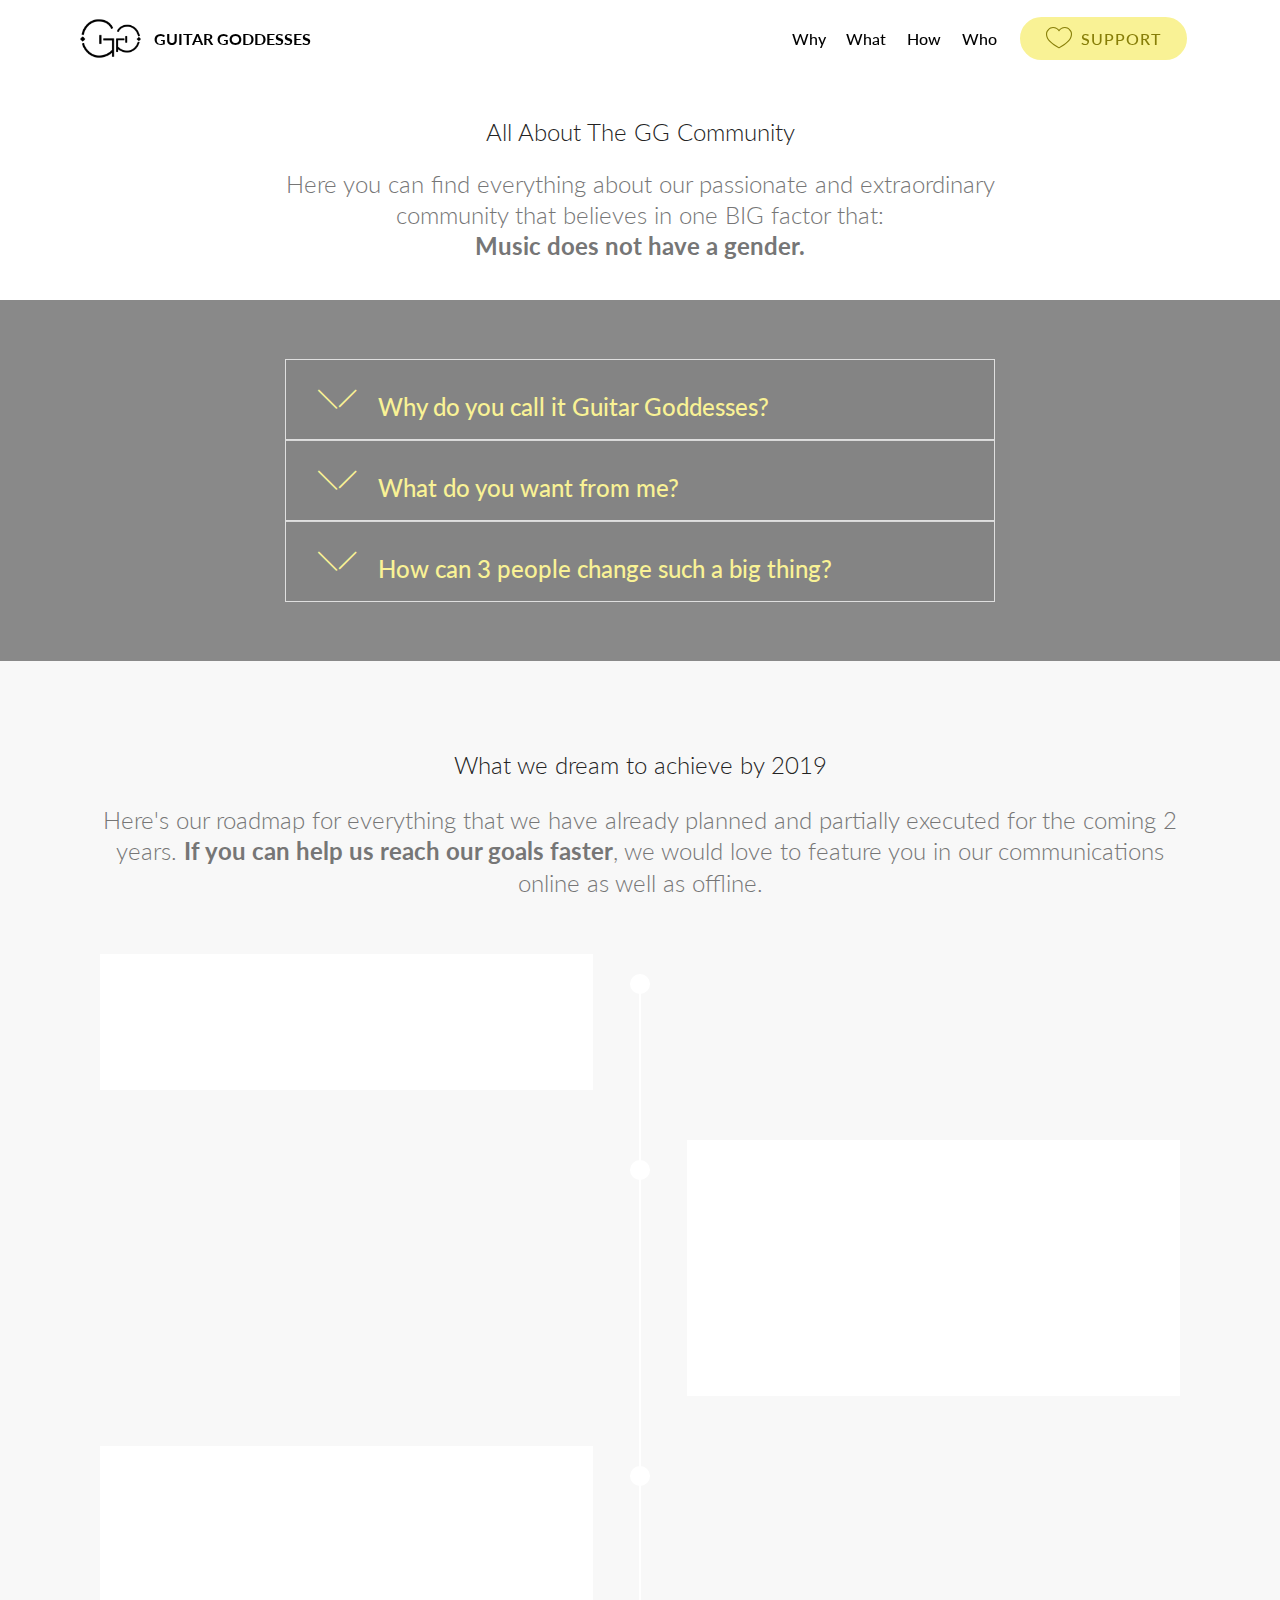
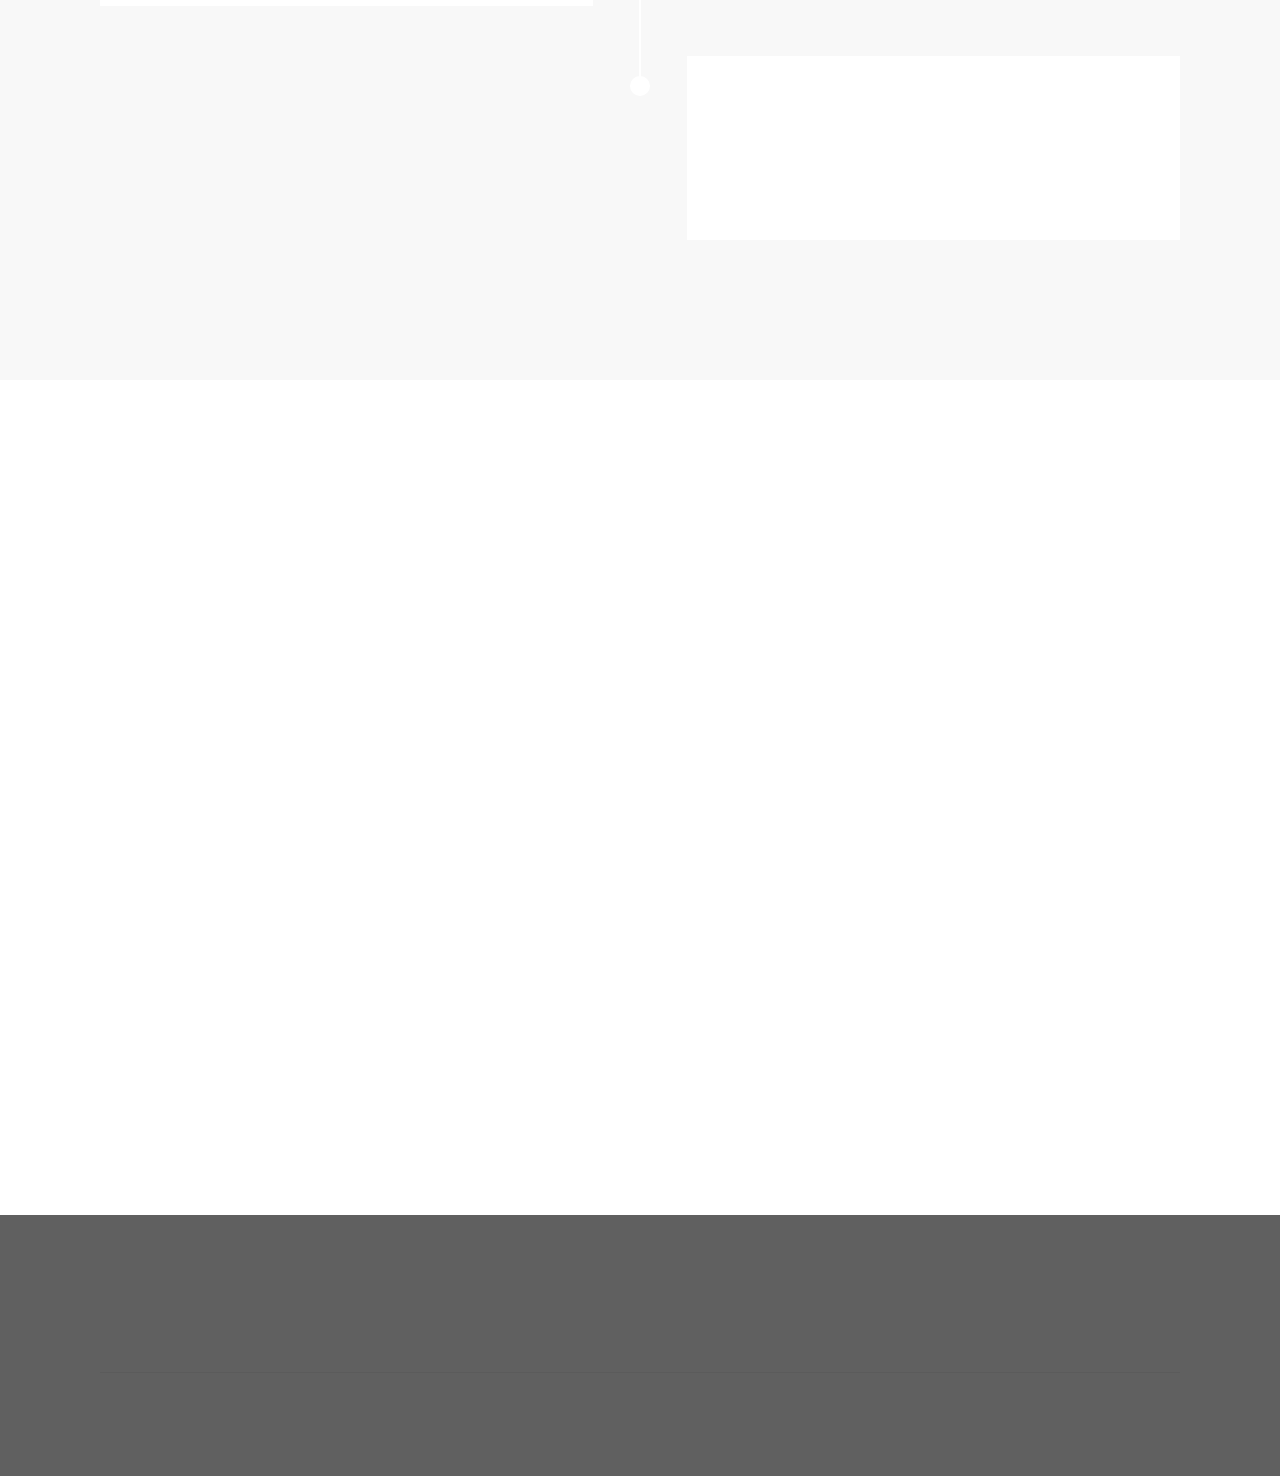
<file: about.html>
<!DOCTYPE html>
<html >
<head>
  <!-- Site made with Mobirise Website Builder v4.7.2, https://mobirise.com -->
  <meta charset="UTF-8">
  <meta http-equiv="X-UA-Compatible" content="IE=edge">
  <meta name="generator" content="Mobirise v4.7.2, mobirise.com">
  <meta name="viewport" content="width=device-width, initial-scale=1, minimum-scale=1">
  <link rel="shortcut icon" href="assets/images/gglogo-square-192x192.png" type="image/x-icon">
  <meta name="description" content="Read more about Guitar Goddesses Community's dreams, execution roadmap, vision, mission and ideas for the future.">
  <title>About Us</title>
  <link rel="stylesheet" href="assets/web/assets/mobirise-icons/mobirise-icons.css">
  <link rel="stylesheet" href="assets/tether/tether.min.css">
  <link rel="stylesheet" href="assets/soundcloud-plugin/style.css">
  <link rel="stylesheet" href="assets/bootstrap/css/bootstrap.min.css">
  <link rel="stylesheet" href="assets/bootstrap/css/bootstrap-grid.min.css">
  <link rel="stylesheet" href="assets/bootstrap/css/bootstrap-reboot.min.css">
  <link rel="stylesheet" href="assets/gdpr-plugin/gdpr-styles.css">
  <link rel="stylesheet" href="assets/dropdown/css/style.css">
  <link rel="stylesheet" href="assets/socicon/css/styles.css">
  <link rel="stylesheet" href="assets/animatecss/animate.min.css">
  <link rel="stylesheet" href="assets/theme/css/style.css">
  <link rel="stylesheet" href="assets/mobirise/css/mbr-additional.css" type="text/css">
  
  
  
</head>
<body>
  <section class="menu cid-qRF82w1G7c" once="menu" id="menu2-o">

    

    <nav class="navbar navbar-expand beta-menu navbar-dropdown align-items-center navbar-fixed-top navbar-toggleable-sm bg-color transparent">
        <button class="navbar-toggler navbar-toggler-right" type="button" data-toggle="collapse" data-target="#navbarSupportedContent" aria-controls="navbarSupportedContent" aria-expanded="false" aria-label="Toggle navigation">
            <div class="hamburger">
                <span></span>
                <span></span>
                <span></span>
                <span></span>
            </div>
        </button>
        <div class="menu-logo">
            <div class="navbar-brand">
                <span class="navbar-logo">
                    <a href="index.html">
                        <img src="assets/images/gglogo-square-192x192.png" alt="Guitar Goddesses" title="Guitar Goddesses" style="height: 3.8rem;">
                    </a>
                </span>
                <span class="navbar-caption-wrap"><a class="navbar-caption text-black display-4" href="index.html">
                        GUITAR GODDESSES</a></span>
            </div>
        </div>
        <div class="collapse navbar-collapse" id="navbarSupportedContent">
            <ul class="navbar-nav nav-dropdown" data-app-modern-menu="true"><li class="nav-item">
                    <a class="nav-link link text-black display-4" href="index.html#progress-bars3-i">
                        Why</a>
                </li>
                <li class="nav-item">
                    <a class="nav-link link text-black display-4" href="index.html#content4-k">
                        What</a>
                </li><li class="nav-item"><a class="nav-link link text-black display-4" href="index.html#features13-7">
                        How</a></li><li class="nav-item"><a class="nav-link link text-black display-4" href="index.html#testimonials1-6">
                        Who</a></li></ul>
            <div class="navbar-buttons mbr-section-btn"><a class="btn btn-sm btn-primary display-4" href="index.html#tabs1-4" target="_blank"><span class="mbri-hearth mbr-iconfont mbr-iconfont-btn"></span>SUPPORT</a></div>
        </div>
    </nav>
</section>

<section class="engine"><a href="https://mobirise.me/k">how to develop own website</a></section><section class="mbr-section content4 cid-qRKNAJcY68" id="content4-s">

    

    <div class="container">
        <div class="media-container-row">
            <div class="title col-12 col-md-8">
                <h2 class="align-center pb-3 mbr-fonts-style display-2">
                    All About The GG Community</h2>
                <h3 class="mbr-section-subtitle align-center mbr-light mbr-fonts-style display-5">
                    Here you can find everything about our passionate and extraordinary community that believes in one BIG factor that:<br><strong>Music does not have a gender.</strong></h3>
                
            </div>
        </div>
    </div>
</section>

<section class="accordion1 cid-qRKOkHZ3VZ" data-bg-video="https://www.youtube.com/watch?v=X6dJEAs0-Gk" id="accordion1-u">

    

    <div class="mbr-overlay" style="opacity: 0.5; background-color: rgb(35, 35, 35);">
    </div>
    <div class="container">
        <div class="media-container-row">
            <div class="col-12 col-md-8">
                <div class="section-head text-center space30">
                    
                </div>
                <div class="clearfix"></div>
                <div id="bootstrap-accordion_28" class="panel-group accordionStyles accordion" role="tablist" aria-multiselectable="true">
                    <div class="card">
                        <div class="card-header" role="tab" id="headingOne">
                            <a role="button" class="panel-title collapsed text-black" data-toggle="collapse" data-core="" href="#collapse1_28" aria-expanded="false" aria-controls="collapse1">
                                <h4 class="mbr-fonts-style display-5">
                                    <span class="sign mbr-iconfont mbri-arrow-down inactive"></span>
                                    Why do you call it Guitar Goddesses?
                                </h4>
                            </a>
                        </div>
                        <div id="collapse1_28" class="panel-collapse noScroll collapse " role="tabpanel" aria-labelledby="headingOne" data-parent="#bootstrap-accordion_28">
                            <div class="panel-body p-4">
                                <p class="mbr-fonts-style panel-text display-7">
                                   We observed that every other name like Guitar Girls, Guitar Gang, Girls on Guitars or even Female Guitarists, instantly turns (most) people's head towards relating it to something sexual. We are ourselves agnostics but our research is strong and we know that the word Goddesses is the last word one can sexualise. So it will be music that is appreciated before visual beauty and asthetics.</p>
                            </div>
                        </div>
                    </div>
                    <div class="card">
                        <div class="card-header" role="tab" id="headingTwo">
                            <a role="button" class="collapsed panel-title text-black" data-toggle="collapse" data-core="" href="#collapse2_28" aria-expanded="false" aria-controls="collapse2">
                                <h4 class="mbr-fonts-style display-5">
                                    <span class="sign mbr-iconfont mbri-arrow-down inactive"></span> What do you want from me?
                               </h4>
                            </a>
                            
                        </div>
                        <div id="collapse2_28" class="panel-collapse noScroll collapse" role="tabpanel" aria-labelledby="headingTwo" data-parent="#bootstrap-accordion_28">
                            <div class="panel-body p-4">
                                <p class="mbr-fonts-style panel-text display-7"><strong>
                                   You can help us in endless ways!</strong><br><br><strong>You have some time?</strong> <em>Help us spread the word here.</em><br><strong>You have money?</strong> <em>Check out how you can support us <a href="index.html#content4-l">here</a>.</em><br><strong>You are an influencer?</strong> <em>Please let your community know about us.</em><br><strong>You want to feel good?</strong> <em>Help us reach our <a href="page1.html#timeline1-t">dream </a>and be a part of a global level success.</em></p>
                            </div>
                        </div>
                    </div>
                    <div class="card">
                        <div class="card-header" role="tab" id="headingThree">
                            <a role="button" class="collapsed text-black panel-title" data-toggle="collapse" data-core="" href="#collapse3_28" aria-expanded="false" aria-controls="collapse3">
                                <h4 class="mbr-fonts-style display-5">
                                    <span class="sign mbr-iconfont mbri-arrow-down inactive"></span> How can 3 people change such a big thing?</h4>
                            </a>
                        </div>
                        <div id="collapse3_28" class="panel-collapse noScroll collapse" role="tabpanel" aria-labelledby="headingThree" data-parent="#bootstrap-accordion_28">
                            <div class="panel-body p-4">
                                <p class="mbr-fonts-style panel-text display-7">
                                   You are right! 3 people cannot change the biased that has been going on for centuries. That's why we need you :) We are not hungry for money, we are hungry for togetherness. If you join us in making this community sustainable, help us discover awesome female guitarsits and keep us in your shares; we can together make this big dream a reality in a matter of 500 days.&nbsp;<br></p>
                            </div>
                        </div>
                    </div>
                    
                    
                    
                </div>
            </div>
        </div>
    </div>
</section>

<section class="timeline1 cid-qRKO4CUq6K" id="timeline1-t">

    

    

    <div class="container align-center">
        <h2 class="mbr-section-title pb-3 mbr-fonts-style display-2">
            What we dream to achieve by 2019</h2>
        <h3 class="mbr-section-subtitle pb-5 mbr-fonts-style display-5">
            Here's our roadmap for everything that we have already planned and partially executed for the coming 2 years. <strong>If you can help us reach our goals faster</strong>, we would love to feature you in our communications online as well as offline.</h3>

        <div class="container timelines-container" mbri-timelines="">
            <div class="row timeline-element reverse separline">      
                 <div class="timeline-date-panel col-xs-12 col-md-6  align-left">         
                    <div class="time-line-date-content">
                        <p class="mbr-timeline-date mbr-fonts-style display-5">
                            8 March 2018  
                        </p>
                    </div>
                </div>
           <span class="iconBackground"></span>
            <div class="col-xs-12 col-md-6 align-right">
                <div class="timeline-text-content">
                    <h4 class="mbr-timeline-title pb-3 mbr-fonts-style display-5">
                        Founded</h4>
                    <p class="mbr-timeline-text mbr-fonts-style display-7">Judith, Karlijn &amp; Vivek got together to brainstorm&nbsp;</p>
                 </div>
            </div>
            </div>

            <div class="row timeline-element  separline">
                <div class="timeline-date-panel col-xs-12 col-md-6 align-right">
                    <div class="time-line-date-content">
                        <p class="mbr-timeline-date mbr-fonts-style display-5">
                            11 May 2018  
                        </p>
                    </div>
                </div>
                <span class="iconBackground"></span>
                <div class="col-xs-12 col-md-6 align-left ">
                    <div class="timeline-text-content">
                        <h4 class="mbr-timeline-title pb-3 mbr-fonts-style display-5">
                            Website Launched</h4>
                        <p class="mbr-timeline-text mbr-fonts-style display-7">
                            Lorem ipsum dolor sit amet, consectetur adipiscing elit. Nam erat libero, bibendum in libero tempor, luctus volutpat ligula. Integer fringilla porttitor pretium. Nam erat felis, iaculis id justo ut, ullamcorper feugiat elit. Proin vel lectus auctor, porttitor ligula vitae, convallis leo. In eget massa elit.
                        </p>
                    </div>
                </div>
            </div> 


            <div class="row timeline-element reverse separline">
                <div class="timeline-date-panel col-xs-12 col-md-6  align-left">
                    <div class="time-line-date-content">
                        <p class="mbr-timeline-date mbr-fonts-style display-5">
                            11 June 2018</p>
                    </div>
                </div>
                <span class="iconBackground"></span>
                <div class="col-xs-12 col-md-6 align-right">
                    <div class="timeline-text-content">
                        <h4 class="mbr-timeline-title pb-3 mbr-fonts-style display-5">Get the first 100 supporters</h4>      
                        <p class="mbr-timeline-text mbr-fonts-style display-7">
                            We will aquire 100 followers on Facebook, Instagram, YouTube and to our subscription list.</p>
                    </div>
                </div>
            </div>

            <div class="row timeline-element ">
                <div class="timeline-date-panel col-xs-12 col-md-6 align-right">
                    <div class="time-line-date-content">
                        <p class="mbr-timeline-date mbr-fonts-style display-5">
                            22 September 2020
                        </p>
                    </div>
                </div>
                <span class="iconBackground"></span>
                <div class="col-xs-12 col-md-6 align-left ">
                    <div class="timeline-text-content">
                        <h4 class="mbr-timeline-title pb-3 mbr-fonts-style display-5">Guitar Goddesses Euro Tour</h4>
                        <p class="mbr-timeline-text mbr-fonts-style display-7">
                            3 out of the world female guitarists will get together and do concerts in 30 different cities across Europe with only local female guitarists opening for them.</p>
                    </div>
                </div>
            </div>


            


            

            

            

            

            

            

            
        </div>
    </div>
</section>

<section class="mbr-section form1 cid-qRQc3pqwW3" id="form1-1f">

    

    
    <div class="container">
        <div class="row justify-content-center">
            <div class="title col-12 col-lg-8">
                <h2 class="mbr-section-title align-center pb-3 mbr-fonts-style display-2">
                    Think you can help reach our milestones faster?</h2>
                <h3 class="mbr-section-subtitle align-center mbr-light pb-3 mbr-fonts-style display-5">Then we have some amazing collaboration apportunities for you!<br>Please tell us a little bit about you and how you can help the community reach it's <a href="about.html#timeline1-t" class="text-black">dreams</a> in the message section.</h3>
            </div>
        </div>
    </div>
    <div class="container">
        <div class="row justify-content-center">
            <div class="media-container-column col-lg-8" data-form-type="formoid">
                    <div data-form-alert="" hidden="">
                        Thanks for filling out the form!
                    </div>
            
                    <form class="mbr-form" action="https://mobirise.com/" method="post" data-form-title="Mobirise Form"><input type="hidden" name="email" data-form-email="true" value="Y9uGIlo0xWN/ac6tB4Y26r7amWEO4cuFj/ALOg2WsaEUJweJYSRK1vGkrVra14tUUEC2y5k9HsEshCUhOb9xBC3K5yYgYbb8p3xVr9isMqMkSD9WWAJKLVCMRJgDQk6c" data-form-field="Email">
                        <div class="row row-sm-offset">
                            <div class="col-md-4 multi-horizontal" data-for="name">
                                <div class="form-group">
                                    <label class="form-control-label mbr-fonts-style display-7" for="name-form1-1f">Name</label>
                                    <input type="text" class="form-control" name="name" data-form-field="Name" required="" id="name-form1-1f">
                                </div>
                            </div>
                            <div class="col-md-4 multi-horizontal" data-for="email">
                                <div class="form-group">
                                    <label class="form-control-label mbr-fonts-style display-7" for="email-form1-1f">Email</label>
                                    <input type="email" class="form-control" name="email" data-form-field="Email" required="" id="email-form1-1f">
                                </div>
                            </div>
                            <div class="col-md-4 multi-horizontal" data-for="phone">
                                <div class="form-group">
                                    <label class="form-control-label mbr-fonts-style display-7" for="phone-form1-1f">Phone</label>
                                    <input type="tel" class="form-control" name="phone" data-form-field="Phone" id="phone-form1-1f">
                                </div>
                            </div>
                        </div>
                        <div class="form-group" data-for="message">
                            <label class="form-control-label mbr-fonts-style display-7" for="message-form1-1f">Message</label>
                            <textarea type="text" class="form-control" name="message" rows="7" data-form-field="Message" id="message-form1-1f"></textarea>
                        </div>
            
                        <span class="input-group-btn">
                            <button href="" type="submit" class="btn btn-primary btn-form display-4">SEND FORM</button>
                        </span>
                    <span class="gdpr-block "><label><input type="checkbox" name="gdpr" id="gdpr-form1-1f" required="">By continiung you agree to our <a href="terms.html">Terms of Service</a> and <a href="policy.html">Privacy Policy</a>.</label></span></form>
            </div>
        </div>
    </div>
</section>

<section class="cid-qRQbULJzyk mbr-parallax-background" id="footer5-1e">

    

    <div class="mbr-overlay" style="opacity: 0.7; background-color: rgb(35, 35, 35);"></div>

    <div class="container">
        <div class="media-container-row">
            <div class="col-md-3">
                <div class="media-wrap">
                    <a href="https://mobirise.com/">
                       <img src="assets/images/gglogo-yelloe-square-192x192.png" alt="Mobirise" title="">
                    </a>
                </div>
            </div>
            <div class="col-md-9">
                <p class="mbr-text align-right links mbr-fonts-style display-7">
                    <a href="page1.html" class="text-white">ABOUT</a> &nbsp;&nbsp;&nbsp;&nbsp;
                    <a href="contactus.html" class="text-white">RECOMMEND</a> &nbsp;&nbsp;&nbsp;&nbsp;<a href="contactus.html" class="text-white">CONTACT</a>
                </p>
            </div>
        </div>
        <div class="footer-lower">
            <div class="media-container-row">
                <div class="col-md-12">
                    <hr>
                </div>
            </div>
            <div class="media-container-row mbr-white">
                <div class="col-md-6 copyright">
                    <p class="mbr-text mbr-fonts-style display-7">
                        © Copyright 2018 <a href="#bottom">Guitar Goddesses</a> - Website by <a href="http://vivekadvani.com" target="_blank">VA</a></p>
                </div>
                <div class="col-md-6">
                    <div class="social-list align-right">
                        <div class="soc-item">
                            <a href="https://twitter.com/mobirise" target="_blank">
                                <span class="mbr-iconfont mbr-iconfont-social socicon-twitter socicon" style="color: rgb(106, 218, 255);"></span>
                            </a>
                        </div>
                        <div class="soc-item">
                            <a href="https://www.facebook.com/guitargoddesses" target="_blank">
                                <span class="mbr-iconfont mbr-iconfont-social socicon-facebook socicon" style="color: rgb(20, 111, 204);"></span>
                            </a>
                        </div>
                        <div class="soc-item">
                            <a href="https://www.youtube.com/channel/UCzboDPazqx_9Jgnx4dps_Pw?sub_confirmation=1" target="_blank">
                                <span class="mbr-iconfont mbr-iconfont-social socicon-youtube socicon" style="color: rgb(255, 0, 0);"></span>
                            </a>
                        </div>
                        <div class="soc-item">
                            <a href="https://instagram.com/guitar.goddesses" target="_blank">
                                <span class="mbr-iconfont mbr-iconfont-social socicon-instagram socicon" style="color: rgb(255, 51, 102);"></span>
                            </a>
                        </div>
                        <div class="soc-item">
                            <a href="https://plus.google.com/u/0/+Mobirise" target="_blank">
                                <span class="mbr-iconfont mbr-iconfont-social socicon-soundcloud socicon" style="color: rgb(255, 91, 0);"></span>
                            </a>
                        </div>
                        
                    </div>
                </div>
            </div>
        </div>
    </div>
</section>


  <script src="assets/web/assets/jquery/jquery.min.js"></script>
  <script src="assets/popper/popper.min.js"></script>
  <script src="assets/tether/tether.min.js"></script>
  <script src="assets/bootstrap/js/bootstrap.min.js"></script>
  <script src="assets/touchswipe/jquery.touch-swipe.min.js"></script>
  <script src="assets/dropdown/js/script.min.js"></script>
  <script src="assets/viewportchecker/jquery.viewportchecker.js"></script>
  <script src="assets/mbr-switch-arrow/mbr-switch-arrow.js"></script>
  <script src="assets/ytplayer/jquery.mb.ytplayer.min.js"></script>
  <script src="assets/vimeoplayer/jquery.mb.vimeo_player.js"></script>
  <script src="assets/parallax/jarallax.min.js"></script>
  <script src="assets/smoothscroll/smooth-scroll.js"></script>
  <script src="assets/theme/js/script.js"></script>
  <script src="assets/formoid/formoid.min.js"></script>
  
  
  <input name="animation" type="hidden">
  </body>
</html>
</file>
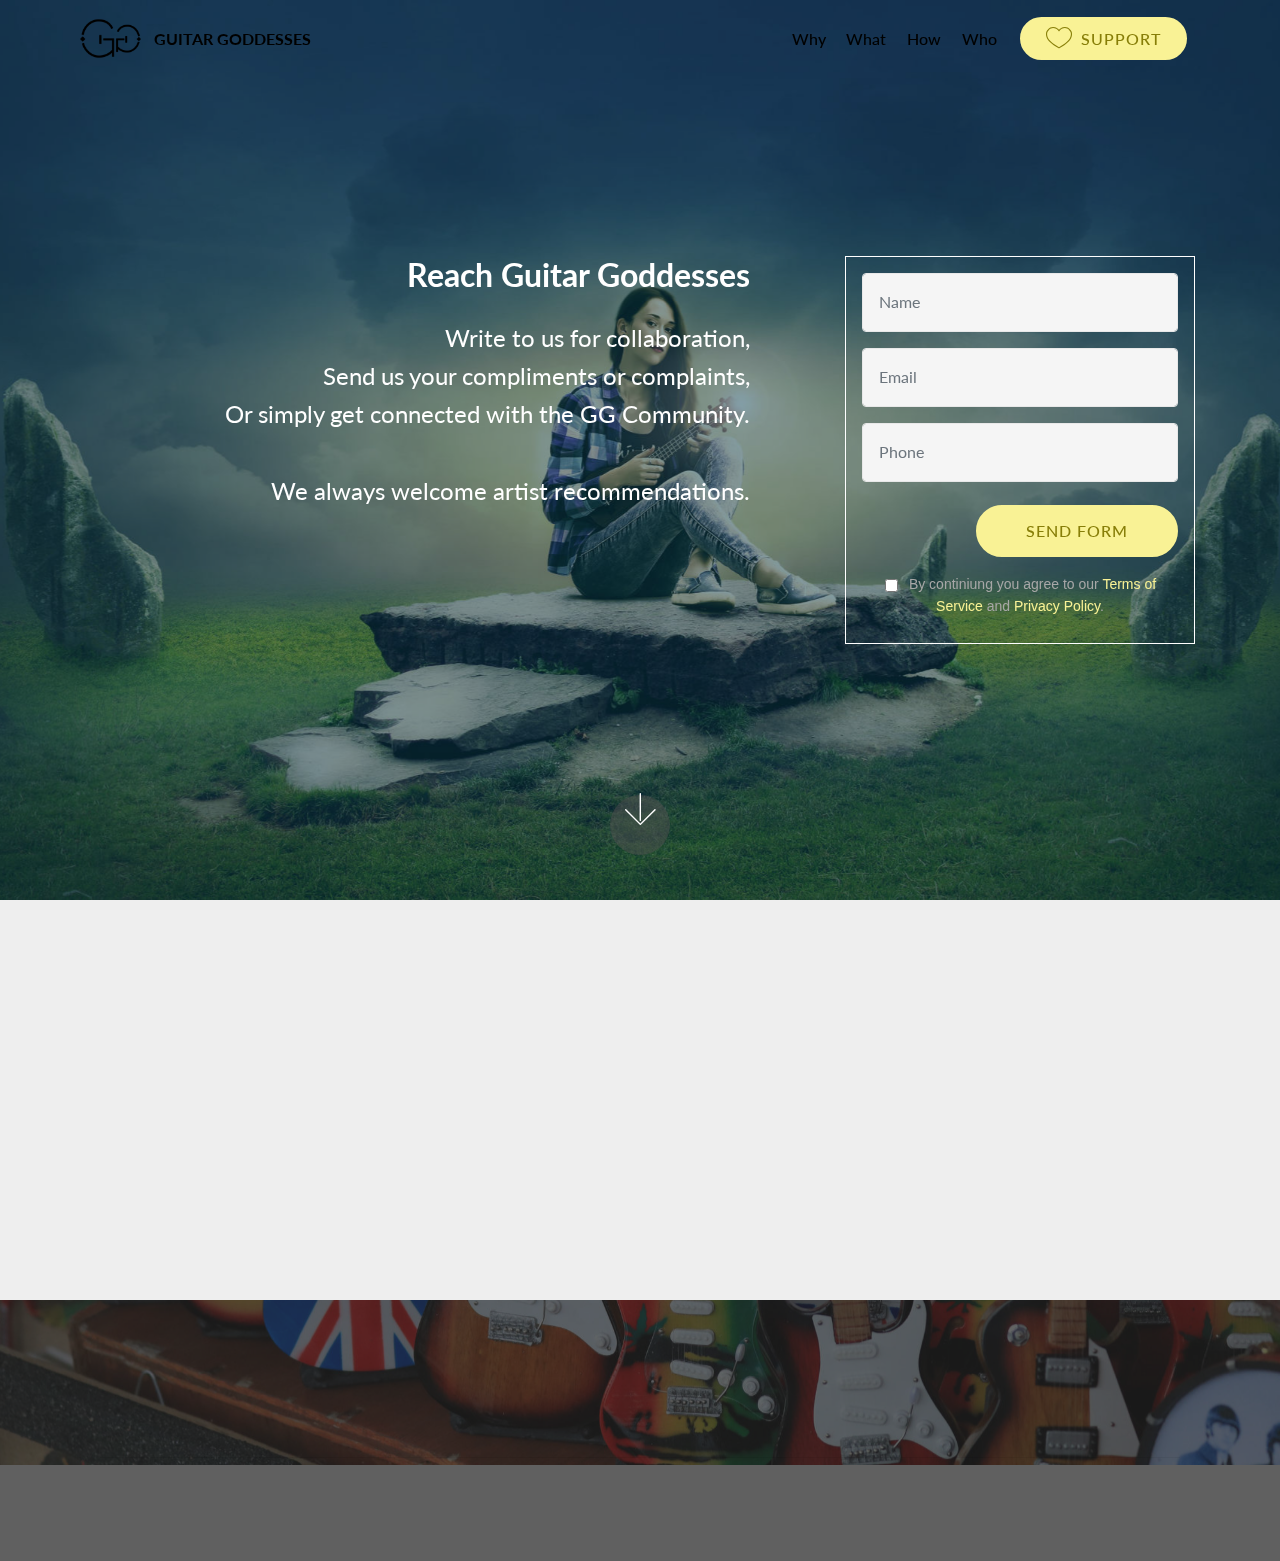
<file: contactus.html>
<!DOCTYPE html>
<html >
<head>
  <!-- Site made with Mobirise Website Builder v4.7.2, https://mobirise.com -->
  <meta charset="UTF-8">
  <meta http-equiv="X-UA-Compatible" content="IE=edge">
  <meta name="generator" content="Mobirise v4.7.2, mobirise.com">
  <meta name="viewport" content="width=device-width, initial-scale=1, minimum-scale=1">
  <link rel="shortcut icon" href="assets/images/gglogo-square-192x192.png" type="image/x-icon">
  <meta name="description" content="Reach the Guitar Goddesses Community">
  <title>Contact Us</title>
  <link rel="stylesheet" href="assets/web/assets/mobirise-icons/mobirise-icons.css">
  <link rel="stylesheet" href="assets/tether/tether.min.css">
  <link rel="stylesheet" href="assets/soundcloud-plugin/style.css">
  <link rel="stylesheet" href="assets/bootstrap/css/bootstrap.min.css">
  <link rel="stylesheet" href="assets/bootstrap/css/bootstrap-grid.min.css">
  <link rel="stylesheet" href="assets/bootstrap/css/bootstrap-reboot.min.css">
  <link rel="stylesheet" href="assets/dropdown/css/style.css">
  <link rel="stylesheet" href="assets/gdpr-plugin/gdpr-styles.css">
  <link rel="stylesheet" href="assets/socicon/css/styles.css">
  <link rel="stylesheet" href="assets/animatecss/animate.min.css">
  <link rel="stylesheet" href="assets/theme/css/style.css">
  <link rel="stylesheet" href="assets/mobirise/css/mbr-additional.css" type="text/css">
  
  
  
</head>
<body>
  <section class="menu cid-qRF82w1G7c" once="menu" id="menu2-p">

    

    <nav class="navbar navbar-expand beta-menu navbar-dropdown align-items-center navbar-fixed-top navbar-toggleable-sm bg-color transparent">
        <button class="navbar-toggler navbar-toggler-right" type="button" data-toggle="collapse" data-target="#navbarSupportedContent" aria-controls="navbarSupportedContent" aria-expanded="false" aria-label="Toggle navigation">
            <div class="hamburger">
                <span></span>
                <span></span>
                <span></span>
                <span></span>
            </div>
        </button>
        <div class="menu-logo">
            <div class="navbar-brand">
                <span class="navbar-logo">
                    <a href="index.html">
                        <img src="assets/images/gglogo-square-192x192.png" alt="Guitar Goddesses" title="Guitar Goddesses" style="height: 3.8rem;">
                    </a>
                </span>
                <span class="navbar-caption-wrap"><a class="navbar-caption text-black display-4" href="index.html">
                        GUITAR GODDESSES</a></span>
            </div>
        </div>
        <div class="collapse navbar-collapse" id="navbarSupportedContent">
            <ul class="navbar-nav nav-dropdown" data-app-modern-menu="true"><li class="nav-item">
                    <a class="nav-link link text-black display-4" href="index.html#progress-bars3-i">
                        Why</a>
                </li>
                <li class="nav-item">
                    <a class="nav-link link text-black display-4" href="index.html#content4-k">
                        What</a>
                </li><li class="nav-item"><a class="nav-link link text-black display-4" href="index.html#features13-7">
                        How</a></li><li class="nav-item"><a class="nav-link link text-black display-4" href="index.html#testimonials1-6">
                        Who</a></li></ul>
            <div class="navbar-buttons mbr-section-btn"><a class="btn btn-sm btn-primary display-4" href="index.html#tabs1-4" target="_blank"><span class="mbri-hearth mbr-iconfont mbr-iconfont-btn"></span>SUPPORT</a></div>
        </div>
    </nav>
</section>

<section class="engine"><a href="https://mobirise.me/u">bootstrap html templates</a></section><section class="cid-qRKI2ydWal mbr-fullscreen mbr-parallax-background" id="header15-q">

    

    <div class="mbr-overlay" style="opacity: 0.5; background-color: rgb(7, 59, 76);"></div>

    <div class="container align-right">
<div class="row">
    <div class="mbr-white col-lg-8 col-md-7 content-container">
        <h1 class="mbr-section-title mbr-bold pb-3 mbr-fonts-style display-1">Reach Guitar Goddesses</h1>
        <p class="mbr-text pb-3 mbr-fonts-style display-5">
            Write to us for collaboration,<br>Send us your compliments or complaints,<br>Or simply get connected with the GG Community.<br><br>We always welcome artist recommendations.<br></p>
    </div>
    <div class="col-lg-4 col-md-5">
    <div class="form-container">
        <div class="media-container-column" data-form-type="formoid">
            <div data-form-alert="" hidden="" class="align-center">
                Thanks for filling out the form!
            </div>
            <form class="mbr-form" action="https://mobirise.com/" method="post" data-form-title="Mobirise Form"><input type="hidden" name="email" data-form-email="true" value="lwuhMPb543SGoExtvbZlTOnnSYHmoOKaBzbb3EchQbJsWqzOzkYLM+eVLF5LBKZ1CHWpnloJrFOupDfl3dit/4pMfuK8uUfZQ3AvjosdBjcplKKQC3DV69cklJTzT9oN" data-form-field="Email">
                <div data-for="name">
                    <div class="form-group">
                        <input type="text" class="form-control px-3" name="name" data-form-field="Name" placeholder="Name" required="" id="name-header15-q">
                    </div>
                </div>
                <div data-for="email">
                    <div class="form-group">
                        <input type="email" class="form-control px-3" name="email" data-form-field="Email" placeholder="Email" required="" id="email-header15-q">
                    </div>
                </div>
                <div data-for="phone">
                    <div class="form-group">
                        <input type="tel" class="form-control px-3" name="phone" data-form-field="Phone" placeholder="Phone" id="phone-header15-q">
                    </div>
                </div>
                
                <span class="input-group-btn">
                    <button href="" type="submit" class="btn btn-secondary btn-form display-4">SEND FORM</button>
                </span>
            <span class="gdpr-block "><label><input type="checkbox" name="gdpr" id="gdpr-header15-q" required="">By continiung you agree to our <a href="terms.html">Terms of Service</a> and <a href="policy.html">Privacy Policy</a>.</label></span></form>
        </div>
    </div>
    </div>
</div>
    </div>
    <div class="mbr-arrow hidden-sm-down" aria-hidden="true">
        <a href="#next">
            <i class="mbri-down mbr-iconfont"></i>
        </a>
    </div>
</section>

<section class="map1 cid-qRKUXK3RuF" id="map1-v">

     

    <div class="google-map"><iframe frameborder="0" style="border:0" src="https://www.google.com/maps/embed/v1/place?key=AIzaSyA0Dx_boXQiwvdz8sJHoYeZNVTdoWONYkU&amp;q=place_id:ChIJn1_aWzrPCUcRmZBEeF4MBkM" allowfullscreen=""></iframe></div>
</section>

<section class="cid-qRKV1zdcyO mbr-parallax-background" id="footer5-w">

    

    <div class="mbr-overlay" style="opacity: 0.7; background-color: rgb(35, 35, 35);"></div>

    <div class="container">
        <div class="media-container-row">
            <div class="col-md-3">
                <div class="media-wrap">
                    <a href="https://mobirise.com/">
                       <img src="assets/images/gglogo-yelloe-square-192x192.png" alt="Mobirise" title="">
                    </a>
                </div>
            </div>
            <div class="col-md-9">
                <p class="mbr-text align-right links mbr-fonts-style display-7">
                    <a href="page1.html" class="text-white">ABOUT</a> &nbsp;&nbsp;&nbsp;&nbsp;
                    <a href="contactus.html" class="text-white">RECOMMEND</a> &nbsp;&nbsp;&nbsp;&nbsp;<a href="contactus.html" class="text-white">CONTACT</a>
                </p>
            </div>
        </div>
        <div class="footer-lower">
            <div class="media-container-row">
                <div class="col-md-12">
                    <hr>
                </div>
            </div>
            <div class="media-container-row mbr-white">
                <div class="col-md-6 copyright">
                    <p class="mbr-text mbr-fonts-style display-7">
                        © Copyright 2018 <a href="#bottom">Guitar Goddesses</a> - Website by <a href="http://vivekadvani.com" target="_blank">VA</a></p>
                </div>
                <div class="col-md-6">
                    <div class="social-list align-right">
                        <div class="soc-item">
                            <a href="https://twitter.com/mobirise" target="_blank">
                                <span class="mbr-iconfont mbr-iconfont-social socicon-twitter socicon" style="color: rgb(106, 218, 255);"></span>
                            </a>
                        </div>
                        <div class="soc-item">
                            <a href="https://www.facebook.com/guitargoddesses" target="_blank">
                                <span class="mbr-iconfont mbr-iconfont-social socicon-facebook socicon" style="color: rgb(20, 111, 204);"></span>
                            </a>
                        </div>
                        <div class="soc-item">
                            <a href="https://www.youtube.com/channel/UCzboDPazqx_9Jgnx4dps_Pw?sub_confirmation=1" target="_blank">
                                <span class="mbr-iconfont mbr-iconfont-social socicon-youtube socicon" style="color: rgb(255, 0, 0);"></span>
                            </a>
                        </div>
                        <div class="soc-item">
                            <a href="https://instagram.com/guitar.goddesses" target="_blank">
                                <span class="mbr-iconfont mbr-iconfont-social socicon-instagram socicon" style="color: rgb(255, 51, 102);"></span>
                            </a>
                        </div>
                        <div class="soc-item">
                            <a href="https://plus.google.com/u/0/+Mobirise" target="_blank">
                                <span class="mbr-iconfont mbr-iconfont-social socicon-soundcloud socicon" style="color: rgb(255, 91, 0);"></span>
                            </a>
                        </div>
                        
                    </div>
                </div>
            </div>
        </div>
    </div>
</section>


  <script src="assets/web/assets/jquery/jquery.min.js"></script>
  <script src="assets/popper/popper.min.js"></script>
  <script src="assets/tether/tether.min.js"></script>
  <script src="assets/bootstrap/js/bootstrap.min.js"></script>
  <script src="assets/dropdown/js/script.min.js"></script>
  <script src="assets/touchswipe/jquery.touch-swipe.min.js"></script>
  <script src="assets/viewportchecker/jquery.viewportchecker.js"></script>
  <script src="assets/parallax/jarallax.min.js"></script>
  <script src="assets/smoothscroll/smooth-scroll.js"></script>
  <script src="assets/theme/js/script.js"></script>
  <script src="assets/formoid/formoid.min.js"></script>
  
  
  <input name="animation" type="hidden">
  </body>
</html>
</file>
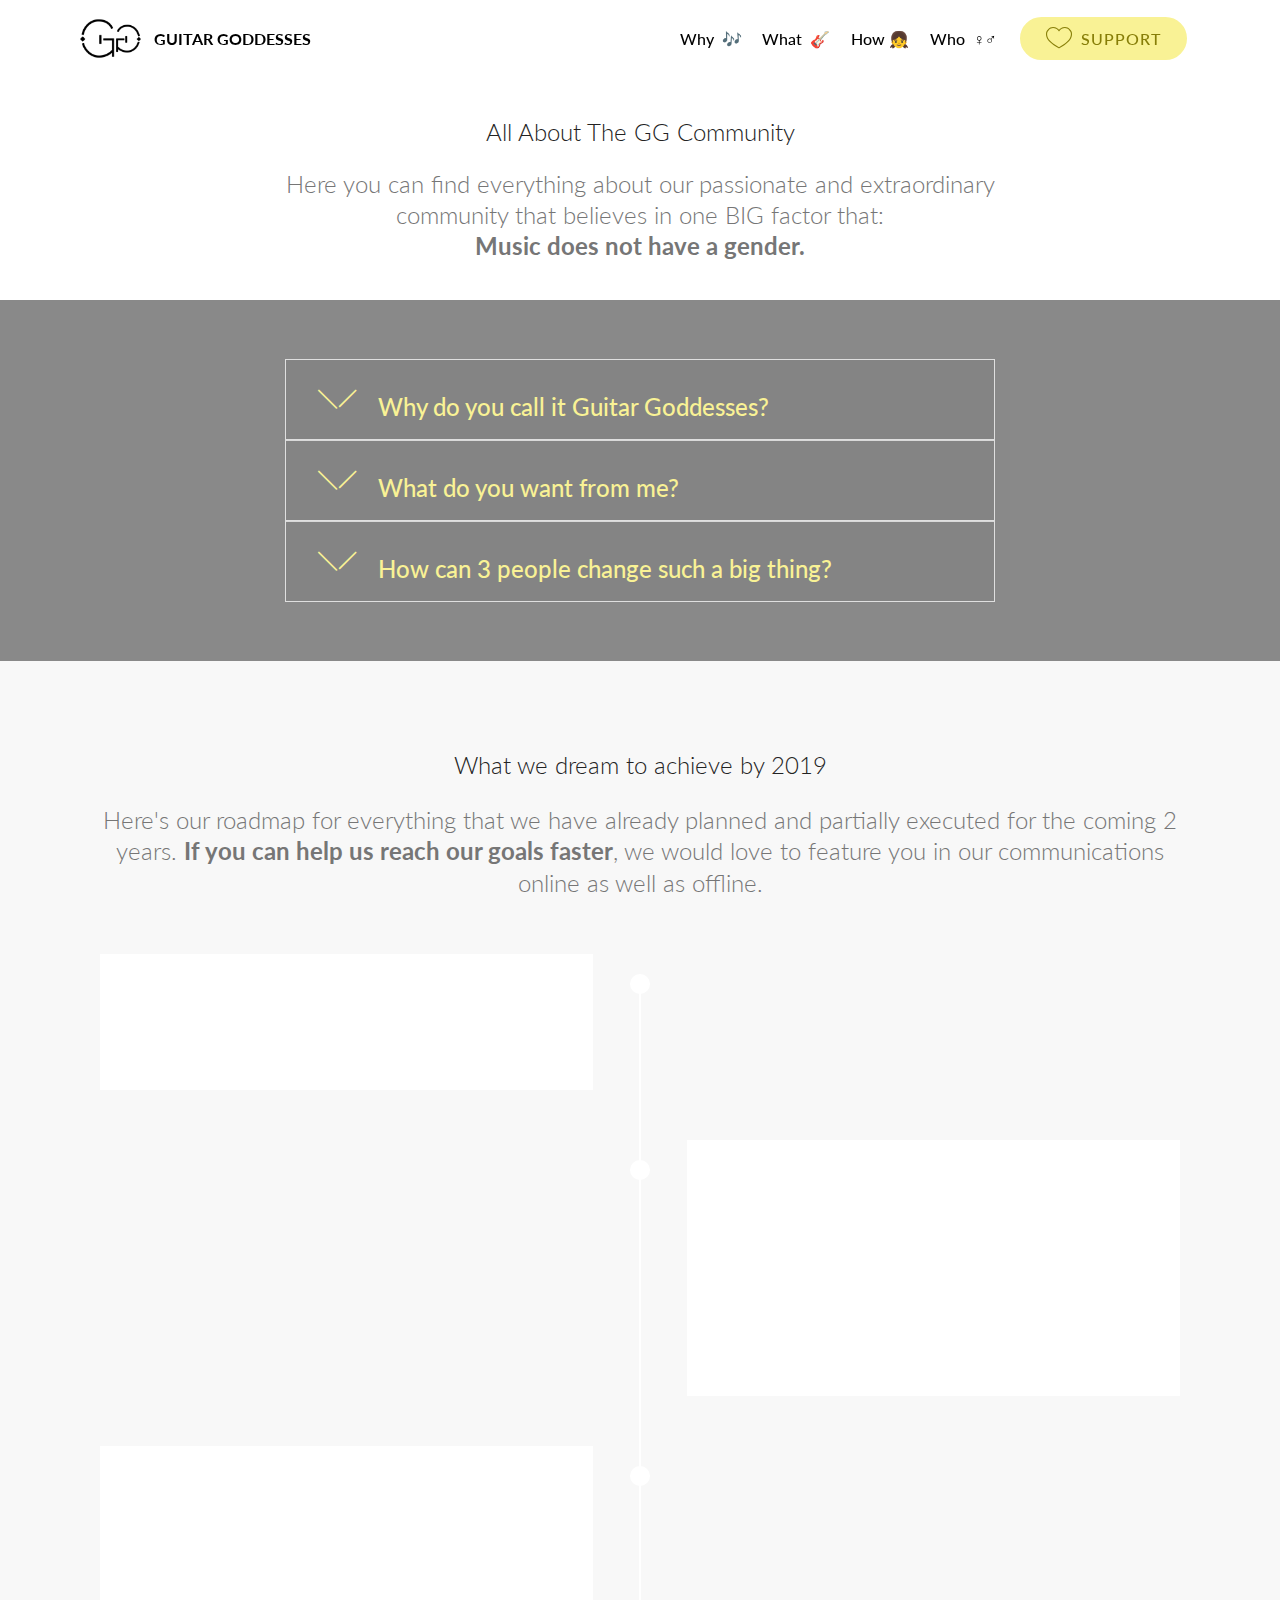
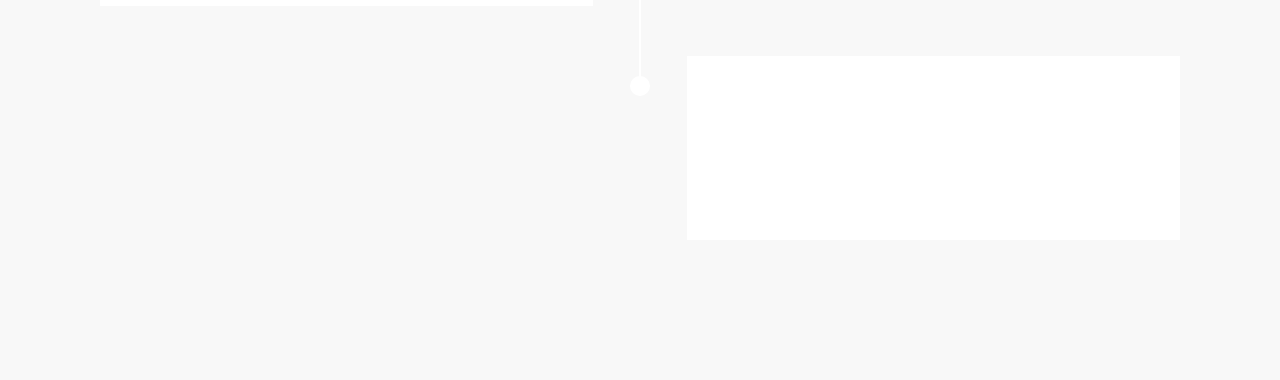
<file: page1.html>
<!DOCTYPE html>
<html >
<head>
  <!-- Site made with Mobirise Website Builder v4.7.2, https://mobirise.com -->
  <meta charset="UTF-8">
  <meta http-equiv="X-UA-Compatible" content="IE=edge">
  <meta name="generator" content="Mobirise v4.7.2, mobirise.com">
  <meta name="viewport" content="width=device-width, initial-scale=1, minimum-scale=1">
  <link rel="shortcut icon" href="assets/images/gglogo-square-192x192.png" type="image/x-icon">
  <meta name="description" content="Web Creator Description">
  <title>About Us</title>
  <link rel="stylesheet" href="assets/web/assets/mobirise-icons/mobirise-icons.css">
  <link rel="stylesheet" href="assets/tether/tether.min.css">
  <link rel="stylesheet" href="assets/soundcloud-plugin/style.css">
  <link rel="stylesheet" href="assets/bootstrap/css/bootstrap.min.css">
  <link rel="stylesheet" href="assets/bootstrap/css/bootstrap-grid.min.css">
  <link rel="stylesheet" href="assets/bootstrap/css/bootstrap-reboot.min.css">
  <link rel="stylesheet" href="assets/dropdown/css/style.css">
  <link rel="stylesheet" href="assets/gdpr-plugin/gdpr-styles.css">
  <link rel="stylesheet" href="assets/animatecss/animate.min.css">
  <link rel="stylesheet" href="assets/theme/css/style.css">
  <link rel="stylesheet" href="assets/mobirise/css/mbr-additional.css" type="text/css">
  
  
  
</head>
<body>
  <section class="menu cid-qRF82w1G7c" once="menu" id="menu2-o">

    

    <nav class="navbar navbar-expand beta-menu navbar-dropdown align-items-center navbar-fixed-top navbar-toggleable-sm bg-color transparent">
        <button class="navbar-toggler navbar-toggler-right" type="button" data-toggle="collapse" data-target="#navbarSupportedContent" aria-controls="navbarSupportedContent" aria-expanded="false" aria-label="Toggle navigation">
            <div class="hamburger">
                <span></span>
                <span></span>
                <span></span>
                <span></span>
            </div>
        </button>
        <div class="menu-logo">
            <div class="navbar-brand">
                <span class="navbar-logo">
                    <a href="index.html">
                        <img src="assets/images/gglogo-square-192x192.png" alt="Guitar Goddesses" title="Guitar Goddesses" style="height: 3.8rem;">
                    </a>
                </span>
                <span class="navbar-caption-wrap"><a class="navbar-caption text-black display-4" href="index.html">
                        GUITAR GODDESSES</a></span>
            </div>
        </div>
        <div class="collapse navbar-collapse" id="navbarSupportedContent">
            <ul class="navbar-nav nav-dropdown" data-app-modern-menu="true"><li class="nav-item">
                    <a class="nav-link link text-black display-4" href="index.html#progress-bars3-i">
                        Why &nbsp;🎶</a>
                </li>
                <li class="nav-item">
                    <a class="nav-link link text-black display-4" href="index.html#content4-k">
                        What &nbsp;🎸</a>
                </li><li class="nav-item"><a class="nav-link link text-black display-4" href="index.html#features13-7">
                        How 👧</a></li><li class="nav-item"><a class="nav-link link text-black display-4" href="index.html#testimonials1-6">
                        Who &nbsp;♀♂</a></li></ul>
            <div class="navbar-buttons mbr-section-btn"><a class="btn btn-sm btn-primary display-4" href="index.html#content4-l"><span class="mbri-hearth mbr-iconfont mbr-iconfont-btn"></span>SUPPORT</a></div>
        </div>
    </nav>
</section>

<section class="engine"><a href="https://mobirise.me">Mobirise</a></section><section class="mbr-section content4 cid-qRKNAJcY68" id="content4-s">

    

    <div class="container">
        <div class="media-container-row">
            <div class="title col-12 col-md-8">
                <h2 class="align-center pb-3 mbr-fonts-style display-2">
                    All About The GG Community</h2>
                <h3 class="mbr-section-subtitle align-center mbr-light mbr-fonts-style display-5">
                    Here you can find everything about our passionate and extraordinary community that believes in one BIG factor that:<br><strong>Music does not have a gender.</strong></h3>
                
            </div>
        </div>
    </div>
</section>

<section class="accordion1 cid-qRKOkHZ3VZ" data-bg-video="https://www.youtube.com/watch?v=X6dJEAs0-Gk" id="accordion1-u">

    

    <div class="mbr-overlay" style="opacity: 0.5; background-color: rgb(35, 35, 35);">
    </div>
    <div class="container">
        <div class="media-container-row">
            <div class="col-12 col-md-8">
                <div class="section-head text-center space30">
                    
                </div>
                <div class="clearfix"></div>
                <div id="bootstrap-accordion_21" class="panel-group accordionStyles accordion" role="tablist" aria-multiselectable="true">
                    <div class="card">
                        <div class="card-header" role="tab" id="headingOne">
                            <a role="button" class="panel-title collapsed text-black" data-toggle="collapse" data-core="" href="#collapse1_21" aria-expanded="false" aria-controls="collapse1">
                                <h4 class="mbr-fonts-style display-5">
                                    <span class="sign mbr-iconfont mbri-arrow-down inactive"></span>
                                    Why do you call it Guitar Goddesses?
                                </h4>
                            </a>
                        </div>
                        <div id="collapse1_21" class="panel-collapse noScroll collapse " role="tabpanel" aria-labelledby="headingOne" data-parent="#bootstrap-accordion_21">
                            <div class="panel-body p-4">
                                <p class="mbr-fonts-style panel-text display-7">
                                   We observed that every other name like Guitar Girls, Guitar Gang, Girls on Guitars or even Female Guitarists, instantly turns (most) people's head towards relating it to something sexual. We are ourselves agnostics but our research is strong and we know that the word Goddesses is the last word one can sexualise. So it will be music that is appreciated before visual beauty and asthetics.</p>
                            </div>
                        </div>
                    </div>
                    <div class="card">
                        <div class="card-header" role="tab" id="headingTwo">
                            <a role="button" class="collapsed panel-title text-black" data-toggle="collapse" data-core="" href="#collapse2_21" aria-expanded="false" aria-controls="collapse2">
                                <h4 class="mbr-fonts-style display-5">
                                    <span class="sign mbr-iconfont mbri-arrow-down inactive"></span> What do you want from me?
                               </h4>
                            </a>
                            
                        </div>
                        <div id="collapse2_21" class="panel-collapse noScroll collapse" role="tabpanel" aria-labelledby="headingTwo" data-parent="#bootstrap-accordion_21">
                            <div class="panel-body p-4">
                                <p class="mbr-fonts-style panel-text display-7"><strong>
                                   You can help us in endless ways!</strong><br><br><strong>You have some time?</strong> <em>Help us spread the word here.</em><br><strong>You have money?</strong> <em>Check out how you can support us <a href="index.html#content4-l">here</a>.</em><br><strong>You are an influencer?</strong> <em>Please let your community know about us.</em><br><strong>You want to feel good?</strong> <em>Help us reach our <a href="page1.html#timeline1-t">dream </a>and be a part of a global level success.</em></p>
                            </div>
                        </div>
                    </div>
                    <div class="card">
                        <div class="card-header" role="tab" id="headingThree">
                            <a role="button" class="collapsed text-black panel-title" data-toggle="collapse" data-core="" href="#collapse3_21" aria-expanded="false" aria-controls="collapse3">
                                <h4 class="mbr-fonts-style display-5">
                                    <span class="sign mbr-iconfont mbri-arrow-down inactive"></span> How can 3 people change such a big thing?</h4>
                            </a>
                        </div>
                        <div id="collapse3_21" class="panel-collapse noScroll collapse" role="tabpanel" aria-labelledby="headingThree" data-parent="#bootstrap-accordion_21">
                            <div class="panel-body p-4">
                                <p class="mbr-fonts-style panel-text display-7">
                                   You are right! 3 people cannot change the biased that has been going on for centuries. That's why we need you :) We are not hungry for money, we are hungry for togetherness. If you join us in making this community sustainable, help us discover awesome female guitarsits and keep us in your shares; we can together make this big dream a reality in a matter of 500 days.&nbsp;<br></p>
                            </div>
                        </div>
                    </div>
                    
                    
                    
                </div>
            </div>
        </div>
    </div>
</section>

<section class="timeline1 cid-qRKO4CUq6K" id="timeline1-t">

    

    

    <div class="container align-center">
        <h2 class="mbr-section-title pb-3 mbr-fonts-style display-2">
            What we dream to achieve by 2019</h2>
        <h3 class="mbr-section-subtitle pb-5 mbr-fonts-style display-5">
            Here's our roadmap for everything that we have already planned and partially executed for the coming 2 years. <strong>If you can help us reach our goals faster</strong>, we would love to feature you in our communications online as well as offline.</h3>

        <div class="container timelines-container" mbri-timelines="">
            <div class="row timeline-element reverse separline">      
                 <div class="timeline-date-panel col-xs-12 col-md-6  align-left">         
                    <div class="time-line-date-content">
                        <p class="mbr-timeline-date mbr-fonts-style display-5">
                            8 March 2018  
                        </p>
                    </div>
                </div>
           <span class="iconBackground"></span>
            <div class="col-xs-12 col-md-6 align-right">
                <div class="timeline-text-content">
                    <h4 class="mbr-timeline-title pb-3 mbr-fonts-style display-5">
                        Founded</h4>
                    <p class="mbr-timeline-text mbr-fonts-style display-7">Judith, Karlijn &amp; Vivek got together to brainstorm&nbsp;</p>
                 </div>
            </div>
            </div>

            <div class="row timeline-element  separline">
                <div class="timeline-date-panel col-xs-12 col-md-6 align-right">
                    <div class="time-line-date-content">
                        <p class="mbr-timeline-date mbr-fonts-style display-5">
                            11 May 2018  
                        </p>
                    </div>
                </div>
                <span class="iconBackground"></span>
                <div class="col-xs-12 col-md-6 align-left ">
                    <div class="timeline-text-content">
                        <h4 class="mbr-timeline-title pb-3 mbr-fonts-style display-5">
                            Website Launched</h4>
                        <p class="mbr-timeline-text mbr-fonts-style display-7">
                            Lorem ipsum dolor sit amet, consectetur adipiscing elit. Nam erat libero, bibendum in libero tempor, luctus volutpat ligula. Integer fringilla porttitor pretium. Nam erat felis, iaculis id justo ut, ullamcorper feugiat elit. Proin vel lectus auctor, porttitor ligula vitae, convallis leo. In eget massa elit.
                        </p>
                    </div>
                </div>
            </div> 


            <div class="row timeline-element reverse separline">
                <div class="timeline-date-panel col-xs-12 col-md-6  align-left">
                    <div class="time-line-date-content">
                        <p class="mbr-timeline-date mbr-fonts-style display-5">
                            11 June 2018</p>
                    </div>
                </div>
                <span class="iconBackground"></span>
                <div class="col-xs-12 col-md-6 align-right">
                    <div class="timeline-text-content">
                        <h4 class="mbr-timeline-title pb-3 mbr-fonts-style display-5">Get the first 100 supporters</h4>      
                        <p class="mbr-timeline-text mbr-fonts-style display-7">
                            We will aquire 100 followers on Facebook, Instagram, YouTube and to our subscription list.</p>
                    </div>
                </div>
            </div>

            <div class="row timeline-element ">
                <div class="timeline-date-panel col-xs-12 col-md-6 align-right">
                    <div class="time-line-date-content">
                        <p class="mbr-timeline-date mbr-fonts-style display-5">
                            22 September 2020
                        </p>
                    </div>
                </div>
                <span class="iconBackground"></span>
                <div class="col-xs-12 col-md-6 align-left ">
                    <div class="timeline-text-content">
                        <h4 class="mbr-timeline-title pb-3 mbr-fonts-style display-5">Guitar Goddesses Euro Tour</h4>
                        <p class="mbr-timeline-text mbr-fonts-style display-7">
                            3 out of the world female guitarists will get together and do concerts in 30 different cities across Europe with only local female guitarists opening for them.</p>
                    </div>
                </div>
            </div>


            


            

            

            

            

            

            

            
        </div>
    </div>
</section>


  <script src="assets/web/assets/jquery/jquery.min.js"></script>
  <script src="assets/popper/popper.min.js"></script>
  <script src="assets/tether/tether.min.js"></script>
  <script src="assets/bootstrap/js/bootstrap.min.js"></script>
  <script src="assets/dropdown/js/script.min.js"></script>
  <script src="assets/vimeoplayer/jquery.mb.vimeo_player.js"></script>
  <script src="assets/smoothscroll/smooth-scroll.js"></script>
  <script src="assets/viewportchecker/jquery.viewportchecker.js"></script>
  <script src="assets/mbr-switch-arrow/mbr-switch-arrow.js"></script>
  <script src="assets/ytplayer/jquery.mb.ytplayer.min.js"></script>
  <script src="assets/touchswipe/jquery.touch-swipe.min.js"></script>
  <script src="assets/theme/js/script.js"></script>
  
  
  <input name="animation" type="hidden">
  </body>
</html>
</file>
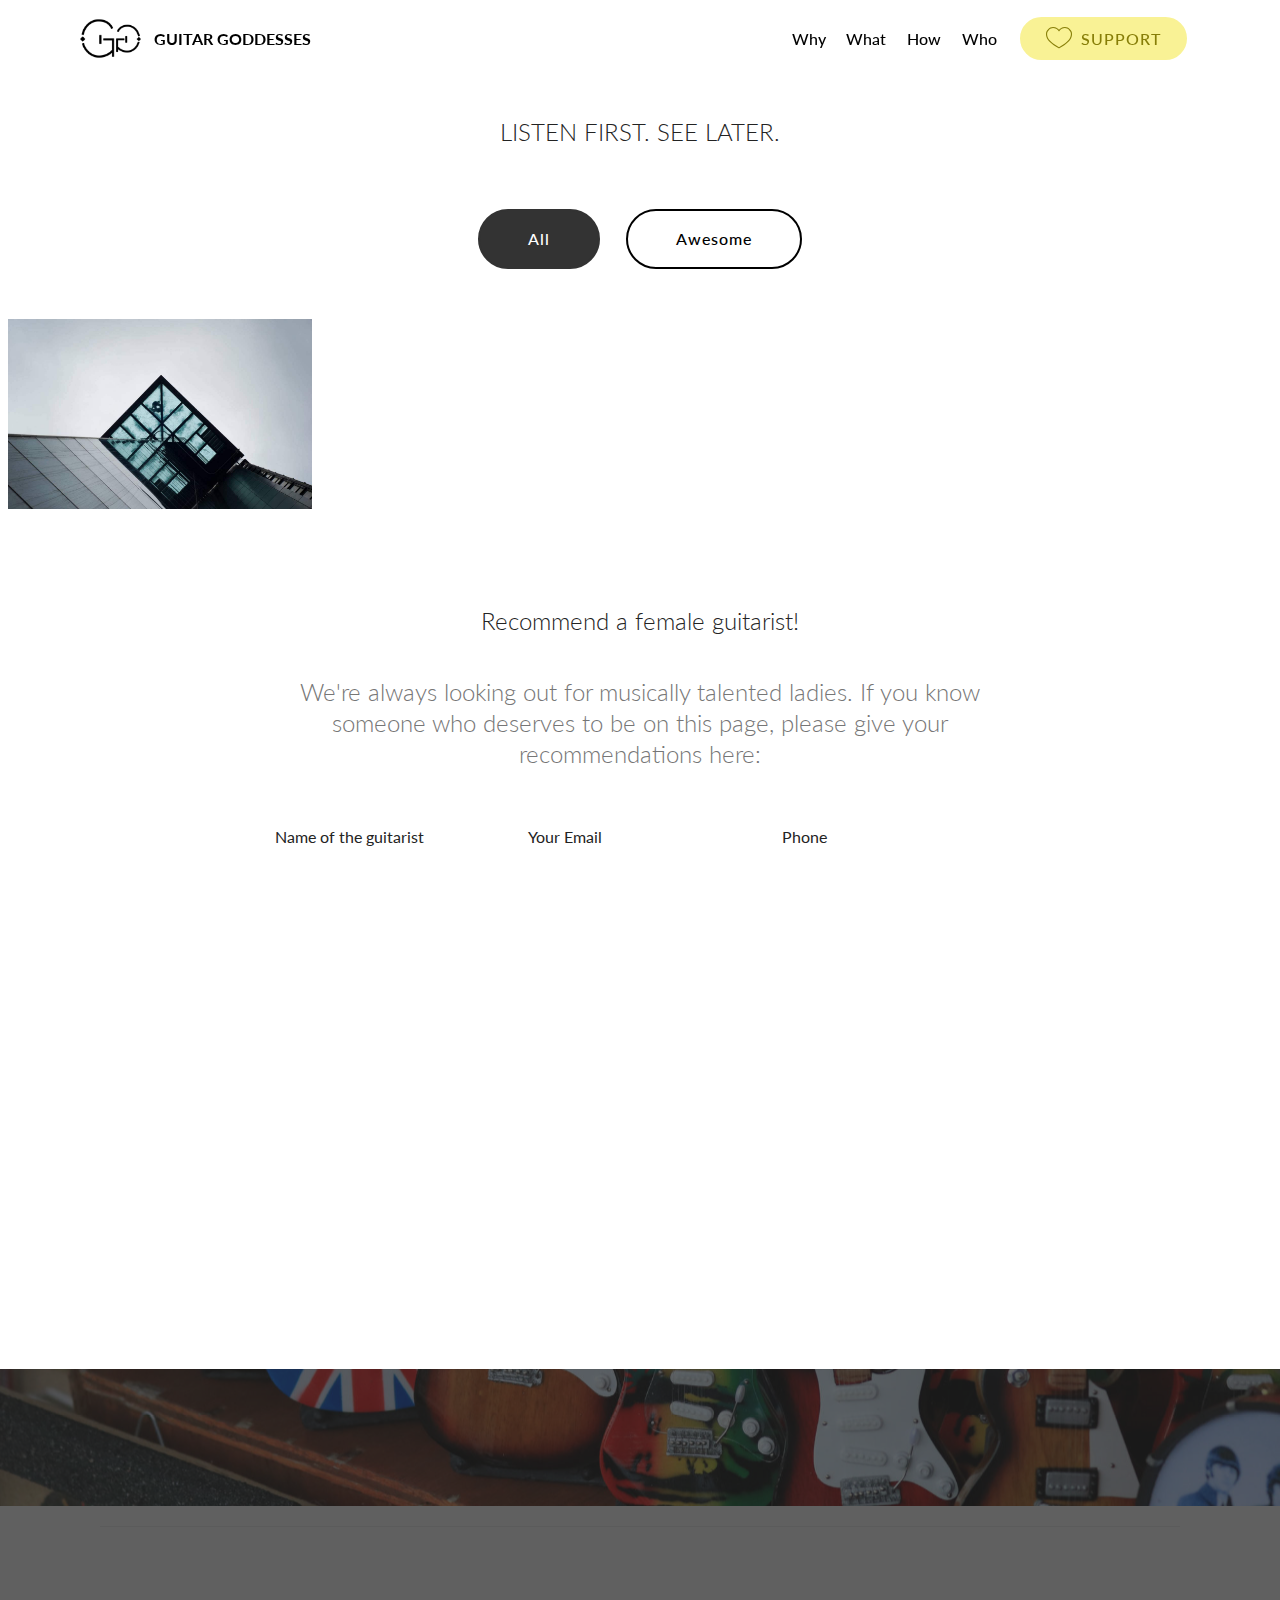
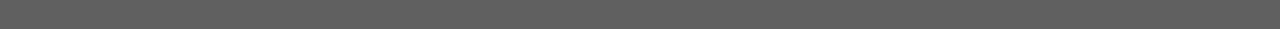
<file: page5.html>
<!DOCTYPE html>
<html >
<head>
  <!-- Site made with Mobirise Website Builder v4.7.2, https://mobirise.com -->
  <meta charset="UTF-8">
  <meta http-equiv="X-UA-Compatible" content="IE=edge">
  <meta name="generator" content="Mobirise v4.7.2, mobirise.com">
  <meta name="viewport" content="width=device-width, initial-scale=1, minimum-scale=1">
  <link rel="shortcut icon" href="assets/images/gglogo-square-192x192.png" type="image/x-icon">
  <meta name="description" content="Website Maker Description">
  <title>Women Videos</title>
  <link rel="stylesheet" href="assets/web/assets/mobirise-icons/mobirise-icons.css">
  <link rel="stylesheet" href="assets/tether/tether.min.css">
  <link rel="stylesheet" href="assets/soundcloud-plugin/style.css">
  <link rel="stylesheet" href="assets/bootstrap/css/bootstrap.min.css">
  <link rel="stylesheet" href="assets/bootstrap/css/bootstrap-grid.min.css">
  <link rel="stylesheet" href="assets/bootstrap/css/bootstrap-reboot.min.css">
  <link rel="stylesheet" href="assets/animatecss/animate.min.css">
  <link rel="stylesheet" href="assets/gdpr-plugin/gdpr-styles.css">
  <link rel="stylesheet" href="assets/dropdown/css/style.css">
  <link rel="stylesheet" href="assets/socicon/css/styles.css">
  <link rel="stylesheet" href="assets/theme/css/style.css">
  <link rel="stylesheet" href="assets/gallery/style.css">
  <link rel="stylesheet" href="assets/mobirise/css/mbr-additional.css" type="text/css">
  
  
  
</head>
<body>
  <section class="menu cid-qRF82w1G7c" once="menu" id="menu2-1j">

    

    <nav class="navbar navbar-expand beta-menu navbar-dropdown align-items-center navbar-fixed-top navbar-toggleable-sm bg-color transparent">
        <button class="navbar-toggler navbar-toggler-right" type="button" data-toggle="collapse" data-target="#navbarSupportedContent" aria-controls="navbarSupportedContent" aria-expanded="false" aria-label="Toggle navigation">
            <div class="hamburger">
                <span></span>
                <span></span>
                <span></span>
                <span></span>
            </div>
        </button>
        <div class="menu-logo">
            <div class="navbar-brand">
                <span class="navbar-logo">
                    <a href="index.html">
                        <img src="assets/images/gglogo-square-192x192.png" alt="Guitar Goddesses" title="Guitar Goddesses" style="height: 3.8rem;">
                    </a>
                </span>
                <span class="navbar-caption-wrap"><a class="navbar-caption text-black display-4" href="index.html">
                        GUITAR GODDESSES</a></span>
            </div>
        </div>
        <div class="collapse navbar-collapse" id="navbarSupportedContent">
            <ul class="navbar-nav nav-dropdown" data-app-modern-menu="true"><li class="nav-item">
                    <a class="nav-link link text-black display-4" href="index.html#progress-bars3-i">
                        Why</a>
                </li>
                <li class="nav-item">
                    <a class="nav-link link text-black display-4" href="index.html#content4-k">
                        What</a>
                </li><li class="nav-item"><a class="nav-link link text-black display-4" href="index.html#features13-7">
                        How</a></li><li class="nav-item"><a class="nav-link link text-black display-4" href="index.html#testimonials1-6">
                        Who</a></li></ul>
            <div class="navbar-buttons mbr-section-btn"><a class="btn btn-sm btn-primary display-4" href="index.html#tabs1-4" target="_blank"><span class="mbri-hearth mbr-iconfont mbr-iconfont-btn"></span>SUPPORT</a></div>
        </div>
    </nav>
</section>

<section class="engine"><a href="https://mobirise.me/d">site maker</a></section><section class="mbr-section content4 cid-qSkidCCe5O" id="content4-1k">

    

    <div class="container">
        <div class="media-container-row">
            <div class="title col-12 col-md-8">
                <h2 class="align-center pb-3 mbr-fonts-style display-2">
                    LISTEN FIRST. SEE LATER.</h2>
                
                
            </div>
        </div>
    </div>
</section>

<section class="mbr-gallery mbr-slider-carousel cid-qSkir8MEKA" id="gallery2-1l">

    

    <div>
        <div><!-- Filter --><div class="mbr-gallery-filter container gallery-filter-active"><ul buttons="0"><li class="mbr-gallery-filter-all"><a class="btn btn-md btn-black-outline active display-7" href="">All</a></li></ul></div><!-- Gallery --><div class="mbr-gallery-row"><div class="mbr-gallery-layout-default"><div><div><div class="mbr-gallery-item mbr-gallery-item--p1" data-video-url="false" data-tags="Awesome"><div href="#lb-gallery2-1l" data-slide-to="0" data-toggle="modal"><img src="assets/images/gallery00.jpg" alt="" title=""><span class="icon-focus"></span></div></div></div></div><div class="clearfix"></div></div></div><!-- Lightbox --><div data-app-prevent-settings="" class="mbr-slider modal fade carousel slide" tabindex="-1" data-keyboard="true" data-interval="false" id="lb-gallery2-1l"><div class="modal-dialog"><div class="modal-content"><div class="modal-body"><div class="carousel-inner"><div class="carousel-item active"><img src="assets/images/gallery00.jpg" alt="" title=""></div></div><a class="carousel-control carousel-control-prev" role="button" data-slide="prev" href="#lb-gallery2-1l"><span class="mbri-left mbr-iconfont" aria-hidden="true"></span><span class="sr-only">Previous</span></a><a class="carousel-control carousel-control-next" role="button" data-slide="next" href="#lb-gallery2-1l"><span class="mbri-right mbr-iconfont" aria-hidden="true"></span><span class="sr-only">Next</span></a><a class="close" href="#" role="button" data-dismiss="modal"><span class="sr-only">Close</span></a></div></div></div></div></div>
    </div>

</section>

<section class="mbr-section form1 cid-qSkjfyOUYi" id="form1-1p">

    

    
    <div class="container">
        <div class="row justify-content-center">
            <div class="title col-12 col-lg-8">
                <h2 class="mbr-section-title align-center pb-3 mbr-fonts-style display-2"><p>
                    Recommend a female guitarist!</p></h2>
                <h3 class="mbr-section-subtitle align-center mbr-light pb-3 mbr-fonts-style display-5">
                    We're always looking out for musically talented ladies. If you know someone who deserves to be on this page, please give your recommendations here:</h3>
            </div>
        </div>
    </div>
    <div class="container">
        <div class="row justify-content-center">
            <div class="media-container-column col-lg-8" data-form-type="formoid">
                    <div data-form-alert="" hidden="">
                        Thanks for filling out the form!
                    </div>
            
                    <form class="mbr-form" action="https://mobirise.com/" method="post" data-form-title="Mobirise Form"><input type="hidden" name="email" data-form-email="true" value="OfPAtIoa97hPGneDljpTh+tFM+cFeSX/tAW00oi1485ond/9gX5szmk3BZK5nk3p9dsVYKOzvWGKK6lgz0sOlWR5iU5OT0tEP6s/btiP/di7v6duUsuiAuJ+YIEGViN4" data-form-field="Email">
                        <div class="row row-sm-offset">
                            <div class="col-md-4 multi-horizontal" data-for="name">
                                <div class="form-group">
                                    <label class="form-control-label mbr-fonts-style display-7" for="name-form1-1p">Name of the guitarist</label>
                                    <input type="text" class="form-control" name="name" data-form-field="Name" required="" id="name-form1-1p">
                                </div>
                            </div>
                            <div class="col-md-4 multi-horizontal" data-for="email">
                                <div class="form-group">
                                    <label class="form-control-label mbr-fonts-style display-7" for="email-form1-1p">Your Email</label>
                                    <input type="email" class="form-control" name="email" data-form-field="Email" required="" id="email-form1-1p">
                                </div>
                            </div>
                            <div class="col-md-4 multi-horizontal" data-for="phone">
                                <div class="form-group">
                                    <label class="form-control-label mbr-fonts-style display-7" for="phone-form1-1p">Phone</label>
                                    <input type="tel" class="form-control" name="phone" data-form-field="Phone" id="phone-form1-1p">
                                </div>
                            </div>
                        </div>
                        <div class="form-group" data-for="message">
                            <label class="form-control-label mbr-fonts-style display-7" for="message-form1-1p">Information about the guitarist (Website/Social Links etc.)</label>
                            <textarea type="text" class="form-control" name="message" rows="7" data-form-field="Message" id="message-form1-1p"></textarea>
                        </div>
            
                        <span class="input-group-btn"><button href="" type="submit" class="btn btn-primary btn-form display-4">RECOMMEND&nbsp;</button></span>
                    <span class="gdpr-block "><label><input type="checkbox" name="gdpr" id="gdpr-form1-1p" required="">By continiung you agree to our <a href="terms.html">Terms of Service</a> and <a href="policy.html">Privacy Policy</a>.</label></span></form>
            </div>
        </div>
    </div>
</section>

<section class="cid-qSkjdZC6aZ mbr-parallax-background" id="footer5-1o">

    

    <div class="mbr-overlay" style="opacity: 0.7; background-color: rgb(35, 35, 35);"></div>

    <div class="container">
        <div class="media-container-row">
            <div class="col-md-3">
                <div class="media-wrap">
                    <a href="https://mobirise.com/">
                       <img src="assets/images/gglogo-yelloe-square-192x192.png" alt="Mobirise" title="">
                    </a>
                </div>
            </div>
            <div class="col-md-9">
                <p class="mbr-text align-right links mbr-fonts-style display-7">
                    <a href="page1.html" class="text-white">ABOUT</a> &nbsp;&nbsp;&nbsp;&nbsp;
                    <a href="contactus.html" class="text-white">RECOMMEND</a> &nbsp;&nbsp;&nbsp;&nbsp;<a href="contactus.html" class="text-white">CONTACT</a>
                </p>
            </div>
        </div>
        <div class="footer-lower">
            <div class="media-container-row">
                <div class="col-md-12">
                    <hr>
                </div>
            </div>
            <div class="media-container-row mbr-white">
                <div class="col-md-6 copyright">
                    <p class="mbr-text mbr-fonts-style display-7">
                        © Copyright 2018 <a href="#bottom">Guitar Goddesses</a> - Website by <a href="http://vivekadvani.com" target="_blank">VA</a></p>
                </div>
                <div class="col-md-6">
                    <div class="social-list align-right">
                        <div class="soc-item">
                            <a href="https://twitter.com/mobirise" target="_blank">
                                <span class="mbr-iconfont mbr-iconfont-social socicon-twitter socicon" style="color: rgb(106, 218, 255);"></span>
                            </a>
                        </div>
                        <div class="soc-item">
                            <a href="https://www.facebook.com/guitargoddesses" target="_blank">
                                <span class="mbr-iconfont mbr-iconfont-social socicon-facebook socicon" style="color: rgb(20, 111, 204);"></span>
                            </a>
                        </div>
                        <div class="soc-item">
                            <a href="https://www.youtube.com/channel/UCzboDPazqx_9Jgnx4dps_Pw?sub_confirmation=1" target="_blank">
                                <span class="mbr-iconfont mbr-iconfont-social socicon-youtube socicon" style="color: rgb(255, 0, 0);"></span>
                            </a>
                        </div>
                        <div class="soc-item">
                            <a href="https://instagram.com/guitar.goddesses" target="_blank">
                                <span class="mbr-iconfont mbr-iconfont-social socicon-instagram socicon" style="color: rgb(255, 51, 102);"></span>
                            </a>
                        </div>
                        <div class="soc-item">
                            <a href="https://plus.google.com/u/0/+Mobirise" target="_blank">
                                <span class="mbr-iconfont mbr-iconfont-social socicon-soundcloud socicon" style="color: rgb(255, 91, 0);"></span>
                            </a>
                        </div>
                        
                    </div>
                </div>
            </div>
        </div>
    </div>
</section>


  <script src="assets/web/assets/jquery/jquery.min.js"></script>
  <script src="assets/popper/popper.min.js"></script>
  <script src="assets/tether/tether.min.js"></script>
  <script src="assets/bootstrap/js/bootstrap.min.js"></script>
  <script src="assets/dropdown/js/script.min.js"></script>
  <script src="assets/touchswipe/jquery.touch-swipe.min.js"></script>
  <script src="assets/viewportchecker/jquery.viewportchecker.js"></script>
  <script src="assets/masonry/masonry.pkgd.min.js"></script>
  <script src="assets/imagesloaded/imagesloaded.pkgd.min.js"></script>
  <script src="assets/bootstrapcarouselswipe/bootstrap-carousel-swipe.js"></script>
  <script src="assets/smoothscroll/smooth-scroll.js"></script>
  <script src="assets/vimeoplayer/jquery.mb.vimeo_player.js"></script>
  <script src="assets/parallax/jarallax.min.js"></script>
  <script src="assets/theme/js/script.js"></script>
  <script src="assets/slidervideo/script.js"></script>
  <script src="assets/gallery/player.min.js"></script>
  <script src="assets/gallery/script.js"></script>
  <script src="assets/formoid/formoid.min.js"></script>
  
  
  <input name="animation" type="hidden">
  </body>
</html>
</file>
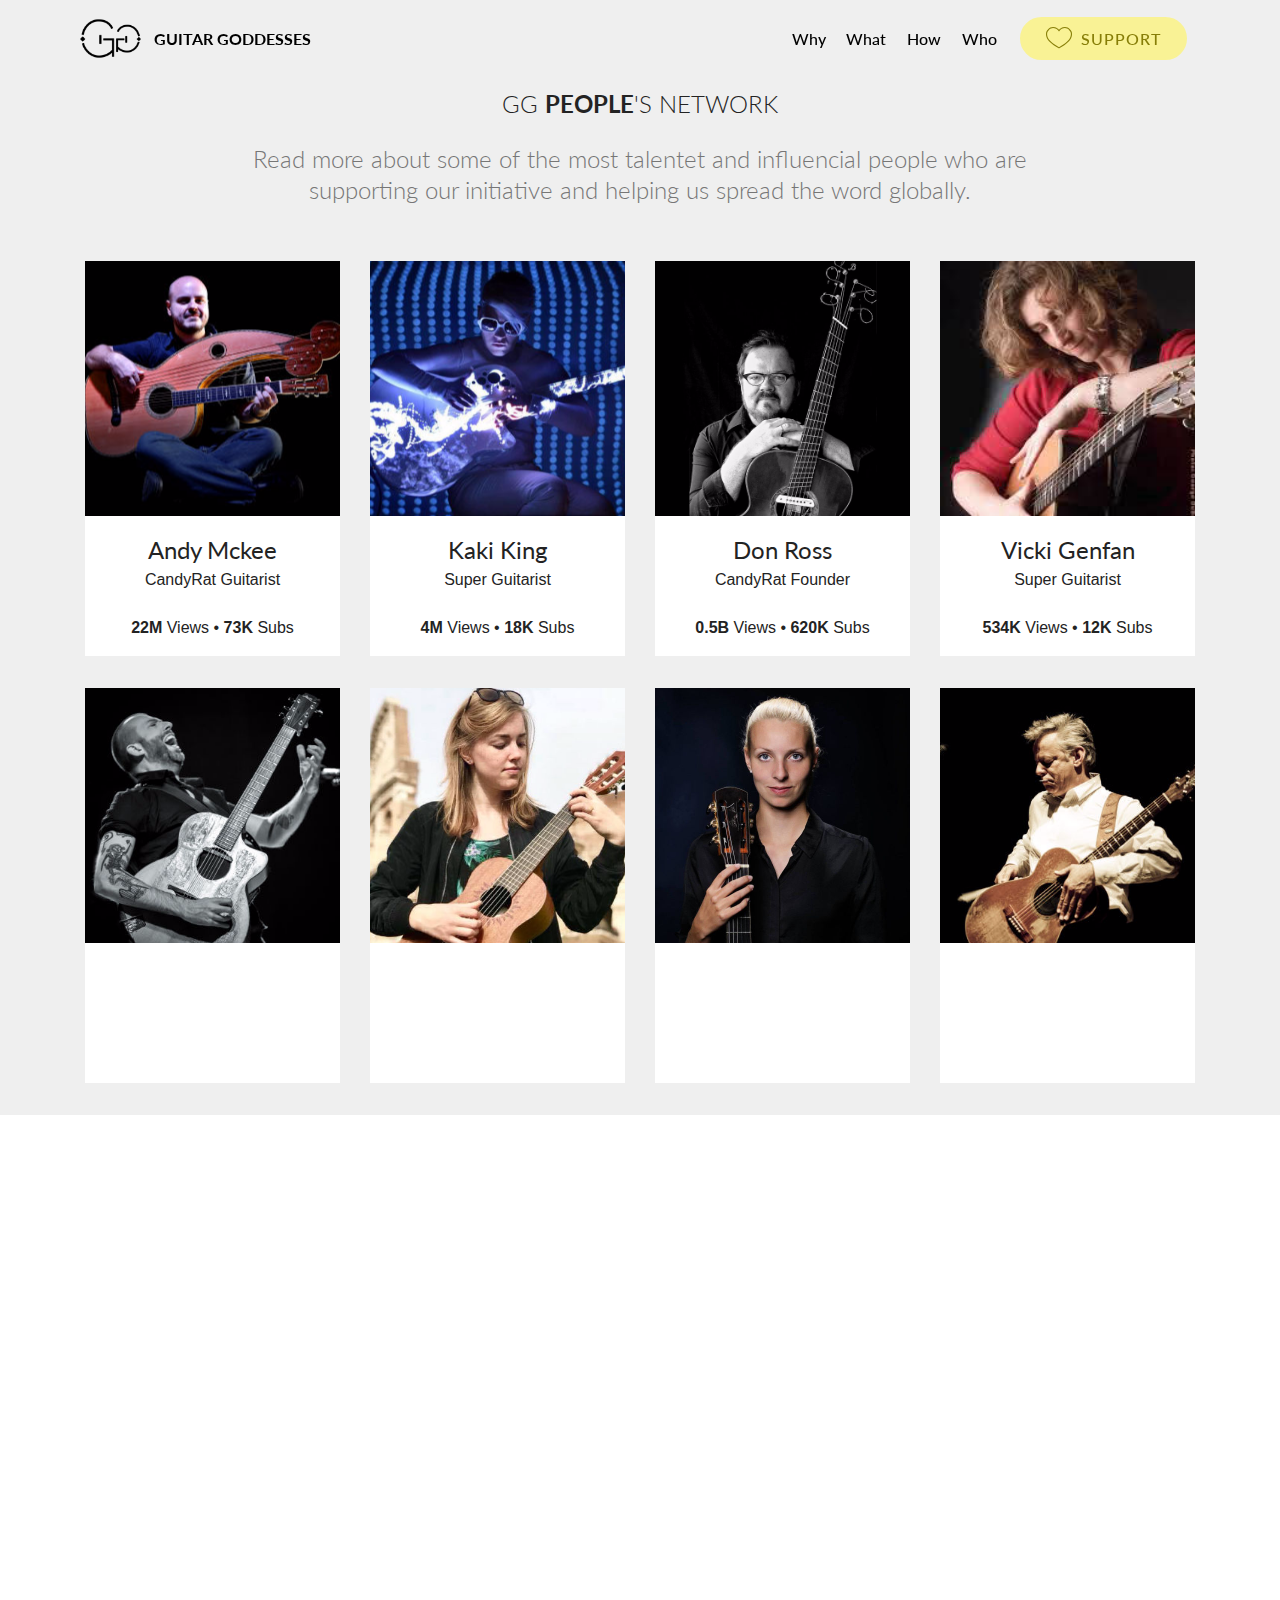
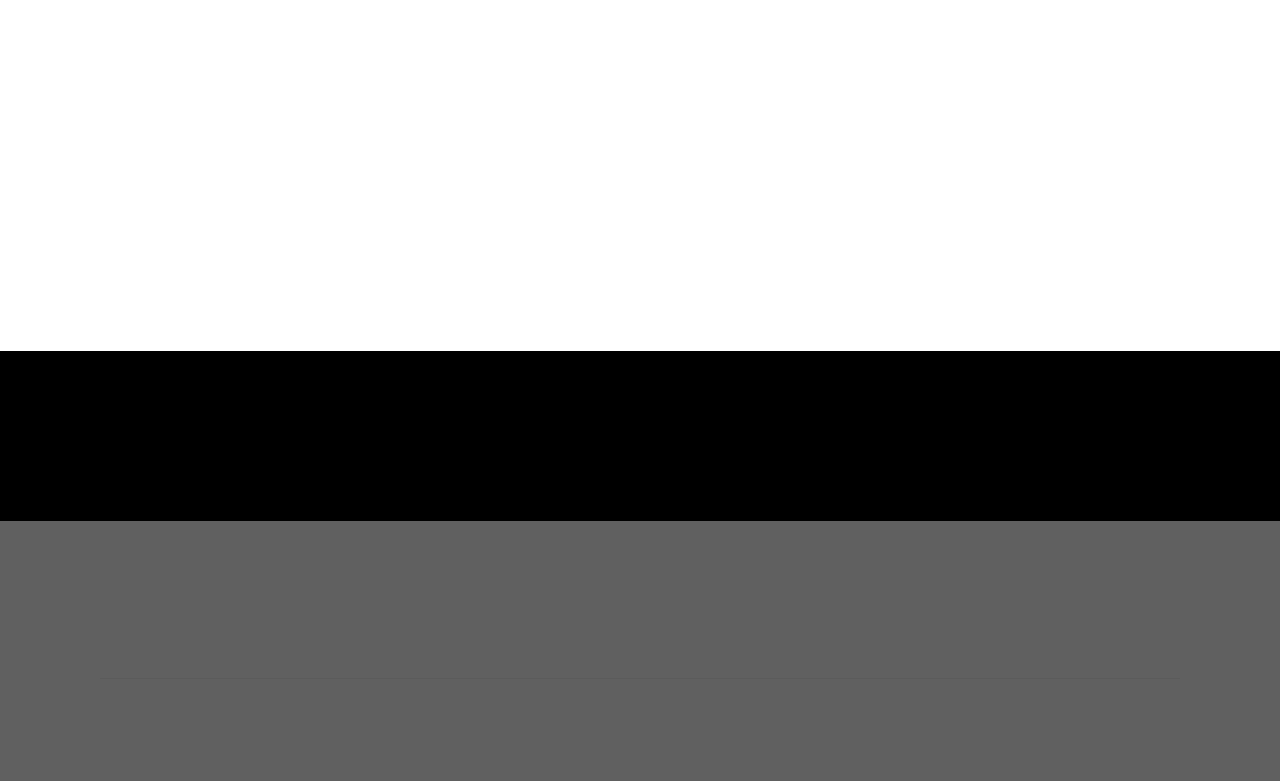
<file: people.html>
<!DOCTYPE html>
<html >
<head>
  <!-- Site made with Mobirise Website Builder v4.7.2, https://mobirise.com -->
  <meta charset="UTF-8">
  <meta http-equiv="X-UA-Compatible" content="IE=edge">
  <meta name="generator" content="Mobirise v4.7.2, mobirise.com">
  <meta name="viewport" content="width=device-width, initial-scale=1, minimum-scale=1">
  <link rel="shortcut icon" href="assets/images/gglogo-square-192x192.png" type="image/x-icon">
  <meta name="description" content="Read more about some of the most talentet and influencial people who are supporting our initiative and helping us spread the word globally.">
  <title>People's Network</title>
  <link rel="stylesheet" href="assets/web/assets/mobirise-icons/mobirise-icons.css">
  <link rel="stylesheet" href="assets/tether/tether.min.css">
  <link rel="stylesheet" href="assets/soundcloud-plugin/style.css">
  <link rel="stylesheet" href="assets/bootstrap/css/bootstrap.min.css">
  <link rel="stylesheet" href="assets/bootstrap/css/bootstrap-grid.min.css">
  <link rel="stylesheet" href="assets/bootstrap/css/bootstrap-reboot.min.css">
  <link rel="stylesheet" href="assets/dropdown/css/style.css">
  <link rel="stylesheet" href="assets/gdpr-plugin/gdpr-styles.css">
  <link rel="stylesheet" href="assets/socicon/css/styles.css">
  <link rel="stylesheet" href="assets/animatecss/animate.min.css">
  <link rel="stylesheet" href="assets/theme/css/style.css">
  <link rel="stylesheet" href="assets/mobirise/css/mbr-additional.css" type="text/css">
  
  
  
</head>
<body>
  <section class="menu cid-qRF82w1G7c" once="menu" id="menu2-12">

    

    <nav class="navbar navbar-expand beta-menu navbar-dropdown align-items-center navbar-fixed-top navbar-toggleable-sm bg-color transparent">
        <button class="navbar-toggler navbar-toggler-right" type="button" data-toggle="collapse" data-target="#navbarSupportedContent" aria-controls="navbarSupportedContent" aria-expanded="false" aria-label="Toggle navigation">
            <div class="hamburger">
                <span></span>
                <span></span>
                <span></span>
                <span></span>
            </div>
        </button>
        <div class="menu-logo">
            <div class="navbar-brand">
                <span class="navbar-logo">
                    <a href="index.html">
                        <img src="assets/images/gglogo-square-192x192.png" alt="Guitar Goddesses" title="Guitar Goddesses" style="height: 3.8rem;">
                    </a>
                </span>
                <span class="navbar-caption-wrap"><a class="navbar-caption text-black display-4" href="index.html">
                        GUITAR GODDESSES</a></span>
            </div>
        </div>
        <div class="collapse navbar-collapse" id="navbarSupportedContent">
            <ul class="navbar-nav nav-dropdown" data-app-modern-menu="true"><li class="nav-item">
                    <a class="nav-link link text-black display-4" href="index.html#progress-bars3-i">
                        Why</a>
                </li>
                <li class="nav-item">
                    <a class="nav-link link text-black display-4" href="index.html#content4-k">
                        What</a>
                </li><li class="nav-item"><a class="nav-link link text-black display-4" href="index.html#features13-7">
                        How</a></li><li class="nav-item"><a class="nav-link link text-black display-4" href="index.html#testimonials1-6">
                        Who</a></li></ul>
            <div class="navbar-buttons mbr-section-btn"><a class="btn btn-sm btn-primary display-4" href="index.html#tabs1-4" target="_blank"><span class="mbri-hearth mbr-iconfont mbr-iconfont-btn"></span>SUPPORT</a></div>
        </div>
    </nav>
</section>

<section class="engine"><a href="https://mobirise.me/z">best free website templates</a></section><section class="features16 cid-qRPREPUc4V" id="features16-19">
    
    
    
    <div class="container align-center">
        <h2 class="pb-3 mbr-fonts-style mbr-section-title display-2">GG <strong>PEOPLE</strong>'S NETWORK</h2>
        <h3 class="pb-5 mbr-section-subtitle mbr-fonts-style mbr-light display-5">Read more about some of the most talentet and influencial people who are<br>supporting our initiative and helping us spread the word globally.</h3>
        <div class="row media-row">
            
        <div class="team-item col-lg-3 col-md-6">
                <div class="item-image">
                    <img src="assets/images/andymckee-3-400x267.jpg" alt="" title="">
                </div>
                <div class="item-caption py-3">
                    <div class="item-name px-2">
                        <p class="mbr-fonts-style display-5">
                           Andy Mckee</p>
                    </div>
                    <div class="item-role px-2">
                        <p>CandyRat Guitarist<br><br><strong>22M</strong> Views • <strong>73K</strong> Subs<br></p>
                    </div>
                    
                </div>
            </div><div class="team-item col-lg-3 col-md-6">
                <div class="item-image">
                    <img src="assets/images/kakiking-510x321.jpg" alt="" title="">
                </div>
                <div class="item-caption py-3">
                    <div class="item-name px-2">
                        <p class="mbr-fonts-style display-5">
                           Kaki King</p>
                    </div>
                    <div class="item-role px-2">
                        <p>Super Guitarist<br><br><strong>4M</strong> Views • <strong>18K</strong> Subs</p>
                    </div>
                    
                </div>
            </div><div class="team-item col-lg-3 col-md-6">
                <div class="item-image">
                    <img src="assets/images/donross-1-600x600.jpg" alt="" title="Jon Gomm">
                </div>
                <div class="item-caption py-3">
                    <div class="item-name px-2">
                        <p class="mbr-fonts-style display-5">
                           Don Ross</p>
                    </div>
                    <div class="item-role px-2">
                        <p>CandyRat Founder
<br>
<br><strong>0.5B</strong> Views • <strong>620K </strong>Subs</p>
                    </div>
                    
                </div>
            </div><div class="team-item col-lg-3 col-md-6">
                <div class="item-image">
                    <img src="assets/images/vickigenfan-208x242.jpg" alt="" title="Tommy Emmanuel">
                </div>
                <div class="item-caption py-3">
                    <div class="item-name px-2">
                        <p class="mbr-fonts-style display-5">
                           Vicki Genfan</p>
                    </div>
                    <div class="item-role px-2">
                        <p>Super Guitarist<br><br><strong>534K&nbsp;</strong>Views • <strong>12K </strong>Subs</p>
                    </div>
                    
                </div>
            </div></div>    
    </div>
</section>

<section class="features16 cid-qRQ6cGJng3" id="features16-1d">
    
    
    
    <div class="container align-center">
        
        
        <div class="row media-row">
            
        <div class="team-item col-lg-3 col-md-6">
                <div class="item-image">
                    <img src="assets/images/jongomm-1-510x340.jpg" alt="" title="">
                </div>
                <div class="item-caption py-3">
                    <div class="item-name px-2">
                        <p class="mbr-fonts-style display-5">
                           Jon Gomm</p>
                    </div>
                    <div class="item-role px-2">
                        <p>Super Guitarist
<br>
<br><strong>28M </strong>Views • <strong>167K </strong>Subs<br></p>
                    </div>
                    
                </div>
            </div><div class="team-item col-lg-3 col-md-6">
                <div class="item-image">
                    <img src="assets/images/karlijn-langendijk-510x682.jpg" alt="" title="">
                </div>
                <div class="item-caption py-3">
                    <div class="item-name px-2">
                        <p class="mbr-fonts-style display-5">
                           Karlijn Langendijk</p>
                    </div>
                    <div class="item-role px-2">
                        <p>Super Guitarist
<br>
<br><strong>361K</strong> Views • <strong>5K</strong> Subs</p>
                    </div>
                    
                </div>
            </div><div class="team-item col-lg-3 col-md-6">
                <div class="item-image">
                    <img src="assets/images/judith-beckedorf-510x510.jpg" alt="" title="Jon Gomm">
                </div>
                <div class="item-caption py-3">
                    <div class="item-name px-2">
                        <p class="mbr-fonts-style display-5">
                           Judith Beckedorf</p>
                    </div>
                    <div class="item-role px-2">
                        <p>Super Guitarist<br><br><strong>519K&nbsp;</strong>Views • <strong>5K </strong>Subs</p>
                    </div>
                    
                </div>
            </div><div class="team-item col-lg-3 col-md-6">
                <div class="item-image">
                    <img src="assets/images/tommyemmanuel-510x340.jpg" alt="" title="Tommy Emmanuel">
                </div>
                <div class="item-caption py-3">
                    <div class="item-name px-2">
                        <p class="mbr-fonts-style display-5">
                           Tommy Emmanuel</p>
                    </div>
                    <div class="item-role px-2">
                        <p>Super Guitarist<br><br><strong>79M </strong>Views • <strong>408K </strong>Subs</p>
                    </div>
                    
                </div>
            </div></div>    
    </div>
</section>

<section class="mbr-section form1 cid-qRPIy5etLF" id="form1-16">

    

    
    <div class="container">
        <div class="row justify-content-center">
            <div class="title col-12 col-lg-8">
                <h2 class="mbr-section-title align-center pb-3 mbr-fonts-style display-2">
                    Join our people's network</h2>
                <h3 class="mbr-section-subtitle align-center mbr-light pb-3 mbr-fonts-style display-5">
                    GG is an every growing community and we'd love to welcome you to our family. Please tell us a little bit about you and how you can help the community reach it's <a href="about.html#timeline1-t" class="text-black">dreams</a> in the message section.</h3>
            </div>
        </div>
    </div>
    <div class="container">
        <div class="row justify-content-center">
            <div class="media-container-column col-lg-8" data-form-type="formoid">
                    <div data-form-alert="" hidden="">
                        Thanks for filling out the form!
                    </div>
            
                    <form class="mbr-form" action="https://mobirise.com/" method="post" data-form-title="Mobirise Form"><input type="hidden" name="email" data-form-email="true" value="ojbquq+ri/H/9dH0lBSWuvy75443VJyvShyID3f49jXezeH+vts2WhoUKskDZ5XFl7WdWH1Jd49oRnls7RWhYjOhmyOZuhjrozidJL8MKqzmZ9uX33dfgTcD4l+HrNGP" data-form-field="Email">
                        <div class="row row-sm-offset">
                            <div class="col-md-4 multi-horizontal" data-for="name">
                                <div class="form-group">
                                    <label class="form-control-label mbr-fonts-style display-7" for="name-form1-16">Name</label>
                                    <input type="text" class="form-control" name="name" data-form-field="Name" required="" id="name-form1-16">
                                </div>
                            </div>
                            <div class="col-md-4 multi-horizontal" data-for="email">
                                <div class="form-group">
                                    <label class="form-control-label mbr-fonts-style display-7" for="email-form1-16">Email</label>
                                    <input type="email" class="form-control" name="email" data-form-field="Email" required="" id="email-form1-16">
                                </div>
                            </div>
                            <div class="col-md-4 multi-horizontal" data-for="phone">
                                <div class="form-group">
                                    <label class="form-control-label mbr-fonts-style display-7" for="phone-form1-16">Phone</label>
                                    <input type="tel" class="form-control" name="phone" data-form-field="Phone" id="phone-form1-16">
                                </div>
                            </div>
                        </div>
                        <div class="form-group" data-for="message">
                            <label class="form-control-label mbr-fonts-style display-7" for="message-form1-16">Message</label>
                            <textarea type="text" class="form-control" name="message" rows="7" data-form-field="Message" id="message-form1-16"></textarea>
                        </div>
            
                        <span class="input-group-btn">
                            <button href="" type="submit" class="btn btn-primary btn-form display-4">SEND FORM</button>
                        </span>
                    <span class="gdpr-block "><label><input type="checkbox" name="gdpr" id="gdpr-form1-16" required="">By continiung you agree to our <a href="terms.html">Terms of Service</a> and <a href="policy.html">Privacy Policy</a>.</label></span></form>
            </div>
        </div>
    </div>
</section>

<section class="cid-qRPJIgWEx4" id="social-buttons1-17">
    
    

    

    <div class="container">
        <div class="media-container-row">
            <div class="col-md-8 align-center">
                <h2 class="pb-3 mbr-section-title mbr-fonts-style display-2">
                    SHARE THIS PAGE!
                </h2>
                <div>
                    <div class="mbr-social-likes" data-counters="false">
                        <span class="btn btn-social facebook mx-2" title="Share link on Facebook">
                            <i class="socicon socicon-facebook"></i>
                        </span>
                        <span class="btn btn-social twitter mx-2" title="Share link on Twitter">
                            <i class="socicon socicon-twitter"></i>
                        </span>
                        <span class="btn btn-social plusone mx-2" title="Share link on Google+">
                            <i class="socicon socicon-googleplus"></i>
                        </span>
                        
                        
                    </div>
                </div>
            </div>
        </div>
    </div>
</section>

<section class="cid-qRQ4ltTn0x mbr-parallax-background" id="footer5-1c">

    

    <div class="mbr-overlay" style="opacity: 0.7; background-color: rgb(35, 35, 35);"></div>

    <div class="container">
        <div class="media-container-row">
            <div class="col-md-3">
                <div class="media-wrap">
                    <a href="https://mobirise.com/">
                       <img src="assets/images/gglogo-yelloe-square-192x192.png" alt="Mobirise" title="">
                    </a>
                </div>
            </div>
            <div class="col-md-9">
                <p class="mbr-text align-right links mbr-fonts-style display-7">
                    <a href="page1.html" class="text-white">ABOUT</a> &nbsp;&nbsp;&nbsp;&nbsp;
                    <a href="contactus.html" class="text-white">RECOMMEND</a> &nbsp;&nbsp;&nbsp;&nbsp;<a href="contactus.html" class="text-white">CONTACT</a>
                </p>
            </div>
        </div>
        <div class="footer-lower">
            <div class="media-container-row">
                <div class="col-md-12">
                    <hr>
                </div>
            </div>
            <div class="media-container-row mbr-white">
                <div class="col-md-6 copyright">
                    <p class="mbr-text mbr-fonts-style display-7">
                        © Copyright 2018 <a href="#bottom">Guitar Goddesses</a> - Website by <a href="http://vivekadvani.com" target="_blank">VA</a></p>
                </div>
                <div class="col-md-6">
                    <div class="social-list align-right">
                        <div class="soc-item">
                            <a href="https://twitter.com/mobirise" target="_blank">
                                <span class="mbr-iconfont mbr-iconfont-social socicon-twitter socicon" style="color: rgb(106, 218, 255);"></span>
                            </a>
                        </div>
                        <div class="soc-item">
                            <a href="https://www.facebook.com/guitargoddesses" target="_blank">
                                <span class="mbr-iconfont mbr-iconfont-social socicon-facebook socicon" style="color: rgb(20, 111, 204);"></span>
                            </a>
                        </div>
                        <div class="soc-item">
                            <a href="https://www.youtube.com/channel/UCzboDPazqx_9Jgnx4dps_Pw?sub_confirmation=1" target="_blank">
                                <span class="mbr-iconfont mbr-iconfont-social socicon-youtube socicon" style="color: rgb(255, 0, 0);"></span>
                            </a>
                        </div>
                        <div class="soc-item">
                            <a href="https://instagram.com/guitar.goddesses" target="_blank">
                                <span class="mbr-iconfont mbr-iconfont-social socicon-instagram socicon" style="color: rgb(255, 51, 102);"></span>
                            </a>
                        </div>
                        <div class="soc-item">
                            <a href="https://plus.google.com/u/0/+Mobirise" target="_blank">
                                <span class="mbr-iconfont mbr-iconfont-social socicon-soundcloud socicon" style="color: rgb(255, 91, 0);"></span>
                            </a>
                        </div>
                        
                    </div>
                </div>
            </div>
        </div>
    </div>
</section>


  <script src="assets/web/assets/jquery/jquery.min.js"></script>
  <script src="assets/popper/popper.min.js"></script>
  <script src="assets/tether/tether.min.js"></script>
  <script src="assets/bootstrap/js/bootstrap.min.js"></script>
  <script src="assets/dropdown/js/script.min.js"></script>
  <script src="assets/touchswipe/jquery.touch-swipe.min.js"></script>
  <script src="assets/viewportchecker/jquery.viewportchecker.js"></script>
  <script src="assets/sociallikes/social-likes.js"></script>
  <script src="assets/parallax/jarallax.min.js"></script>
  <script src="assets/smoothscroll/smooth-scroll.js"></script>
  <script src="assets/theme/js/script.js"></script>
  <script src="assets/formoid/formoid.min.js"></script>
  
  
  <input name="animation" type="hidden">
  </body>
</html>
</file>
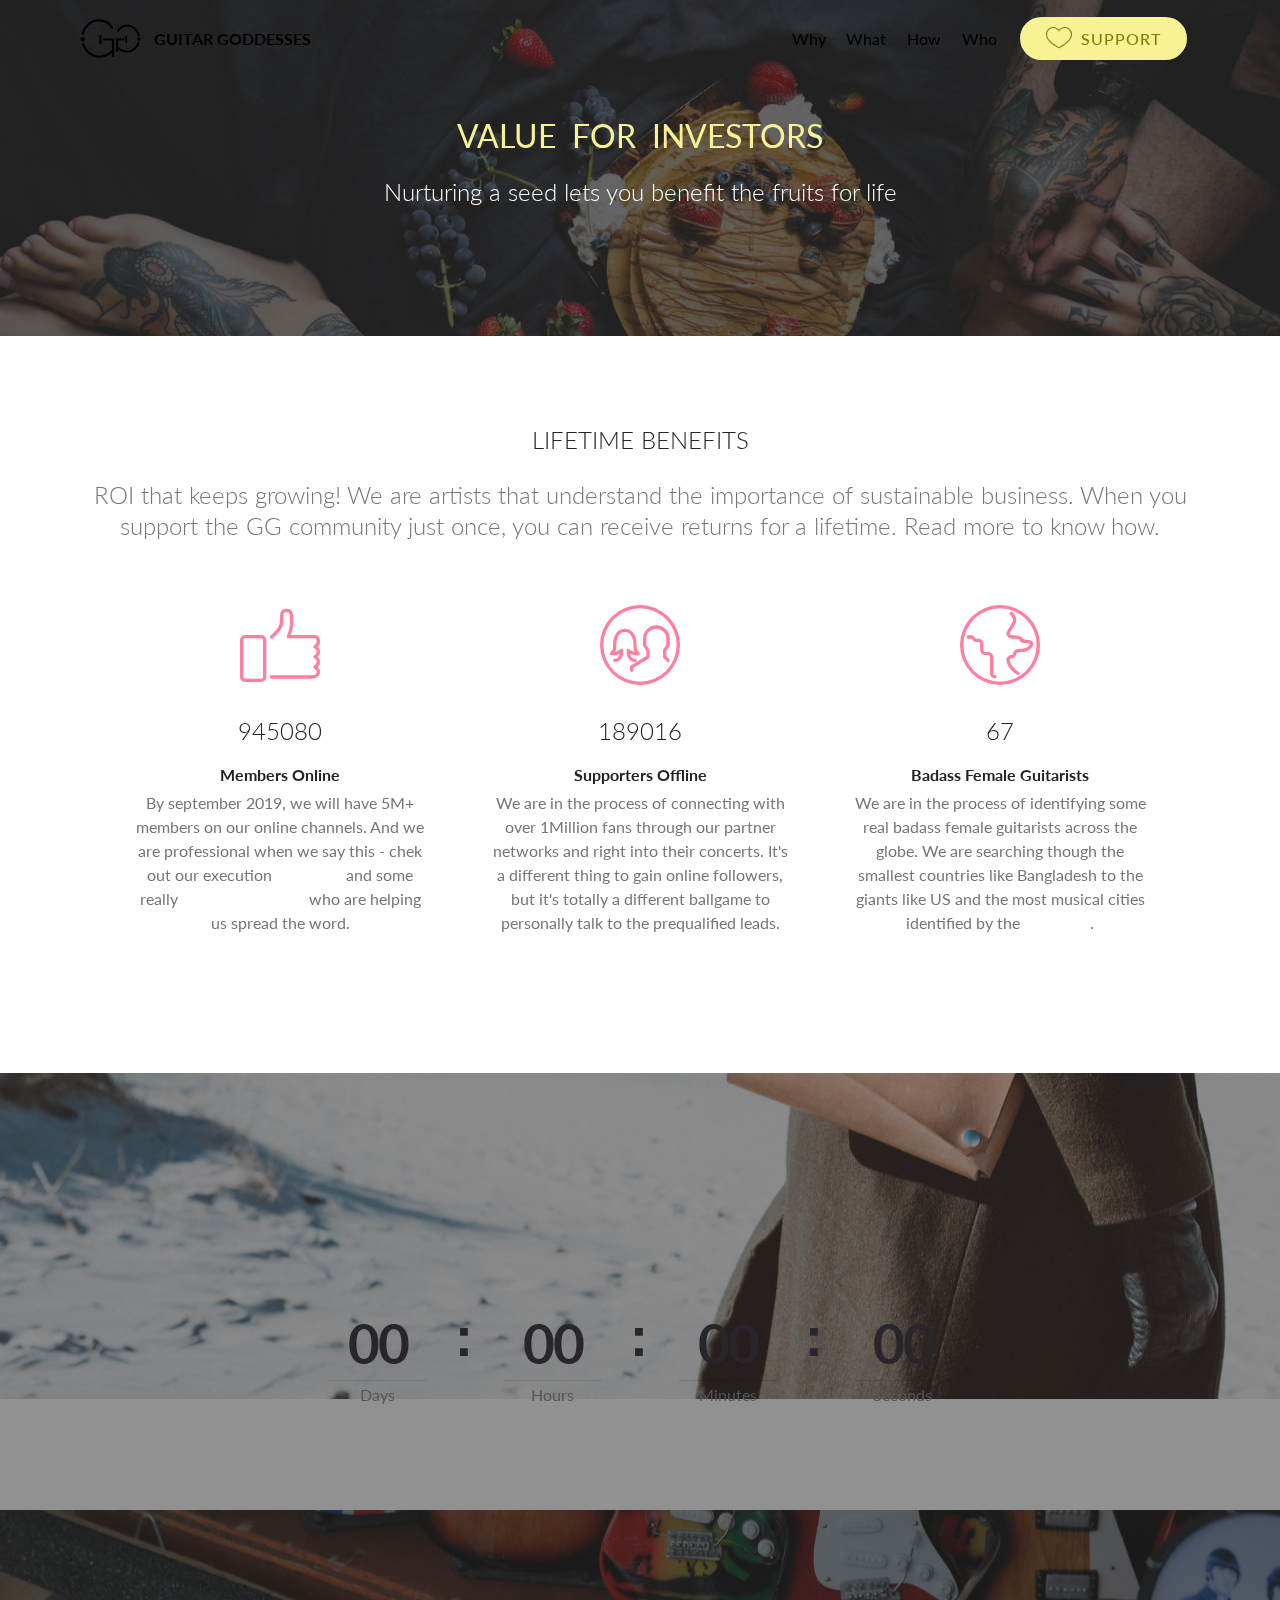
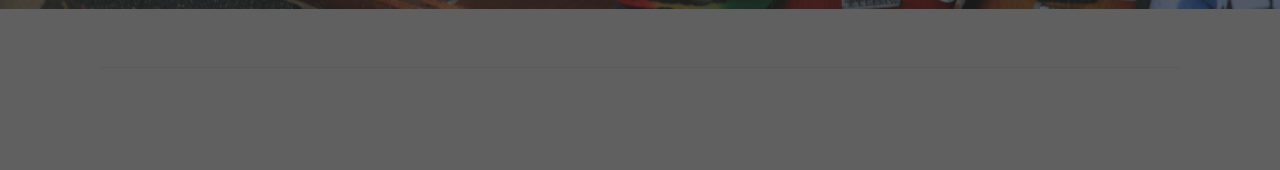
<file: roi.html>
<!DOCTYPE html>
<html >
<head>
  <!-- Site made with Mobirise Website Builder v4.7.2, https://mobirise.com -->
  <meta charset="UTF-8">
  <meta http-equiv="X-UA-Compatible" content="IE=edge">
  <meta name="generator" content="Mobirise v4.7.2, mobirise.com">
  <meta name="viewport" content="width=device-width, initial-scale=1, minimum-scale=1">
  <link rel="shortcut icon" href="assets/images/gglogo-square-192x192.png" type="image/x-icon">
  <meta name="description" content="ROI that keeps growing! We are artists that understand the importance of sustainable business. When you support the GG community just once, you can receive returns for a lifetime. Read more to know how.">
  <title>Value for Investors</title>
  <link rel="stylesheet" href="assets/web/assets/mobirise-icons/mobirise-icons.css">
  <link rel="stylesheet" href="assets/tether/tether.min.css">
  <link rel="stylesheet" href="assets/soundcloud-plugin/style.css">
  <link rel="stylesheet" href="assets/bootstrap/css/bootstrap.min.css">
  <link rel="stylesheet" href="assets/bootstrap/css/bootstrap-grid.min.css">
  <link rel="stylesheet" href="assets/bootstrap/css/bootstrap-reboot.min.css">
  <link rel="stylesheet" href="assets/socicon/css/styles.css">
  <link rel="stylesheet" href="assets/gdpr-plugin/gdpr-styles.css">
  <link rel="stylesheet" href="assets/animatecss/animate.min.css">
  <link rel="stylesheet" href="assets/dropdown/css/style.css">
  <link rel="stylesheet" href="assets/theme/css/style.css">
  <link rel="stylesheet" href="assets/mobirise/css/mbr-additional.css" type="text/css">
  
  
  
</head>
<body>
  <section class="menu cid-qRF82w1G7c" once="menu" id="menu2-x">

    

    <nav class="navbar navbar-expand beta-menu navbar-dropdown align-items-center navbar-fixed-top navbar-toggleable-sm bg-color transparent">
        <button class="navbar-toggler navbar-toggler-right" type="button" data-toggle="collapse" data-target="#navbarSupportedContent" aria-controls="navbarSupportedContent" aria-expanded="false" aria-label="Toggle navigation">
            <div class="hamburger">
                <span></span>
                <span></span>
                <span></span>
                <span></span>
            </div>
        </button>
        <div class="menu-logo">
            <div class="navbar-brand">
                <span class="navbar-logo">
                    <a href="index.html">
                        <img src="assets/images/gglogo-square-192x192.png" alt="Guitar Goddesses" title="Guitar Goddesses" style="height: 3.8rem;">
                    </a>
                </span>
                <span class="navbar-caption-wrap"><a class="navbar-caption text-black display-4" href="index.html">
                        GUITAR GODDESSES</a></span>
            </div>
        </div>
        <div class="collapse navbar-collapse" id="navbarSupportedContent">
            <ul class="navbar-nav nav-dropdown" data-app-modern-menu="true"><li class="nav-item">
                    <a class="nav-link link text-black display-4" href="index.html#progress-bars3-i">
                        Why</a>
                </li>
                <li class="nav-item">
                    <a class="nav-link link text-black display-4" href="index.html#content4-k">
                        What</a>
                </li><li class="nav-item"><a class="nav-link link text-black display-4" href="index.html#features13-7">
                        How</a></li><li class="nav-item"><a class="nav-link link text-black display-4" href="index.html#testimonials1-6">
                        Who</a></li></ul>
            <div class="navbar-buttons mbr-section-btn"><a class="btn btn-sm btn-primary display-4" href="index.html#tabs1-4" target="_blank"><span class="mbri-hearth mbr-iconfont mbr-iconfont-btn"></span>SUPPORT</a></div>
        </div>
    </nav>
</section>

<section class="engine"><a href="https://mobirise.me/v">free html templates</a></section><section class="mbr-section content5 cid-qRPiV0PDgw mbr-parallax-background" id="content5-y">

    

    <div class="mbr-overlay" style="opacity: 0.7; background-color: rgb(35, 35, 35);">
    </div>

    <div class="container">
        <div class="media-container-row">
            <div class="title col-12 col-md-8">
                <h2 class="align-center mbr-bold mbr-white pb-3 mbr-fonts-style display-1"><span style="font-weight: normal;">
                    VALUE &nbsp;FOR &nbsp;INVESTORS</span></h2>
                <h3 class="mbr-section-subtitle align-center mbr-light mbr-white pb-3 mbr-fonts-style display-5">
                    Nurturing a seed lets you benefit the fruits for life</h3>
                
                
            </div>
        </div>
    </div>
</section>

<section class="counters1 counters cid-qRPG4tdkOO" id="counters1-13">

    

    

    <div class="container">
        <h2 class="mbr-section-title pb-3 align-center mbr-fonts-style display-2">
            LIFETIME BENEFITS</h2>
        <h3 class="mbr-section-subtitle mbr-fonts-style display-5">ROI that keeps growing! We are artists that understand the importance of sustainable business. When you support the GG community just once, you can receive returns for a lifetime. Read more to know how.</h3>

        <div class="container pt-4 mt-2">
            <div class="media-container-row">
                <div class="card p-3 align-center col-12 col-md-6 col-lg-4">
                    <div class="panel-item p-3">
                        <div class="card-img pb-3">
                            <span class="mbr-iconfont mbri-like" style="color: rgb(255, 127, 159);"></span>
                        </div>

                        <div class="card-text">
                            <h3 class="count pt-3 pb-3 mbr-fonts-style display-2">5000000</h3>
                            <h4 class="mbr-content-title mbr-bold mbr-fonts-style display-7">Members Online</h4>
                            <p class="mbr-content-text mbr-fonts-style display-7">
                                By september 2019, we will have 5M+ members on our online channels. And we are professional when we say this - chek out our execution <a href="about.html#timeline1-t" target="_blank" class="text-black">road map</a> and some really <a href="people.html" target="_blank" class="text-black">influencial people</a> who are helping us spread the word. 
                            </p>
                        </div>
                    </div>
                </div>


                <div class="card p-3 align-center col-12 col-md-6 col-lg-4">
                    <div class="panel-item p-3">
                        <div class="card-img pb-3">
                            <span class="mbr-iconfont mbri-users" style="color: rgb(255, 127, 159);"></span>
                        </div>
                        <div class="card-text">
                            <h3 class="count pt-3 pb-3 mbr-fonts-style display-2">
                                  1000000
                            </h3>
                            <h4 class="mbr-content-title mbr-bold mbr-fonts-style display-7">Supporters Offline</h4>
                            <p class="mbr-content-text mbr-fonts-style display-7">
                                    We are in the process of connecting with over 1Million fans through our partner networks and right into their concerts. It's a different thing to gain online followers, but it's totally a different ballgame to personally talk to the prequalified leads.
                            </p>
                        </div>
                    </div>
                </div>

                <div class="card p-3 align-center col-12 col-md-6 col-lg-4">
                    <div class="panel-item p-3">
                        <div class="card-img pb-3">
                            <span class="mbr-iconfont mbri-globe" style="color: rgb(255, 127, 159);"></span>
                        </div>
                        <div class="card-text">
                            <h3 class="count pt-3 pb-3 mbr-fonts-style display-2">
                                  350
                            </h3>
                            <h4 class="mbr-content-title mbr-bold mbr-fonts-style display-7">Badass Female Guitarists</h4>
                            <p class="mbr-content-text mbr-fonts-style display-7">
                                    We are in the process of identifying some real badass female guitarists across the globe. We are searching though the smallest countries like Bangladesh to the giants like US and the most musical cities identified by the&nbsp;<a href="http://citiesofmusic.net/" target="_blank" class="text-black">UNESCO</a>.
                            </p>
                        </div>
                    </div>
                </div>


                
            </div>
        </div>
   </div>
</section>

<section class="countdown1 cid-qRPDCg1J3k mbr-parallax-background" id="countdown1-11">
    
    
    <div class="mbr-overlay" style="opacity: 0.5; background-color: rgb(35, 35, 35);">
    </div>
    <div class="container ">
        <h2 class="mbr-section-title pb-3 align-center mbr-fonts-style display-2"><strong>
            DETAILS ARE UPDATING</strong></h2>
        <h3 class="mbr-section-subtitle align-center mbr-fonts-style display-5">Changemakers never rest. We're always on the road to progress!</h3>
        
    </div>
    <div class="container countdown-cont align-center">
        <div class="daysCountdown" title="Days"></div>
        <div class="hoursCountdown" title="Hours"></div> 
        <div class="minutesCountdown" title="Minutes"></div> 
        <div class="secondsCountdown" title="Seconds"></div>
        <div class="countdown pt-5 mt-2" data-due-date="2018/05/17"> 
        </div>
    </div>
</section>

<section class="cid-qRPHQs2YwA mbr-parallax-background" id="footer5-14">

    

    <div class="mbr-overlay" style="opacity: 0.7; background-color: rgb(35, 35, 35);"></div>

    <div class="container">
        <div class="media-container-row">
            <div class="col-md-3">
                <div class="media-wrap">
                    <a href="https://mobirise.com/">
                       <img src="assets/images/gglogo-yelloe-square-192x192.png" alt="Mobirise" title="">
                    </a>
                </div>
            </div>
            <div class="col-md-9">
                <p class="mbr-text align-right links mbr-fonts-style display-7">
                    <a href="page1.html" class="text-white">ABOUT</a> &nbsp;&nbsp;&nbsp;&nbsp;
                    <a href="contactus.html" class="text-white">RECOMMEND</a> &nbsp;&nbsp;&nbsp;&nbsp;<a href="contactus.html" class="text-white">CONTACT</a>
                </p>
            </div>
        </div>
        <div class="footer-lower">
            <div class="media-container-row">
                <div class="col-md-12">
                    <hr>
                </div>
            </div>
            <div class="media-container-row mbr-white">
                <div class="col-md-6 copyright">
                    <p class="mbr-text mbr-fonts-style display-7">
                        © Copyright 2018 <a href="#bottom">Guitar Goddesses</a> - Website by <a href="http://vivekadvani.com" target="_blank">VA</a></p>
                </div>
                <div class="col-md-6">
                    <div class="social-list align-right">
                        <div class="soc-item">
                            <a href="https://twitter.com/mobirise" target="_blank">
                                <span class="mbr-iconfont mbr-iconfont-social socicon-twitter socicon" style="color: rgb(106, 218, 255);"></span>
                            </a>
                        </div>
                        <div class="soc-item">
                            <a href="https://www.facebook.com/guitargoddesses" target="_blank">
                                <span class="mbr-iconfont mbr-iconfont-social socicon-facebook socicon" style="color: rgb(20, 111, 204);"></span>
                            </a>
                        </div>
                        <div class="soc-item">
                            <a href="https://www.youtube.com/channel/UCzboDPazqx_9Jgnx4dps_Pw?sub_confirmation=1" target="_blank">
                                <span class="mbr-iconfont mbr-iconfont-social socicon-youtube socicon" style="color: rgb(255, 0, 0);"></span>
                            </a>
                        </div>
                        <div class="soc-item">
                            <a href="https://instagram.com/guitar.goddesses" target="_blank">
                                <span class="mbr-iconfont mbr-iconfont-social socicon-instagram socicon" style="color: rgb(255, 51, 102);"></span>
                            </a>
                        </div>
                        <div class="soc-item">
                            <a href="https://plus.google.com/u/0/+Mobirise" target="_blank">
                                <span class="mbr-iconfont mbr-iconfont-social socicon-soundcloud socicon" style="color: rgb(255, 91, 0);"></span>
                            </a>
                        </div>
                        
                    </div>
                </div>
            </div>
        </div>
    </div>
</section>


  <script src="assets/web/assets/jquery/jquery.min.js"></script>
  <script src="assets/popper/popper.min.js"></script>
  <script src="assets/tether/tether.min.js"></script>
  <script src="assets/bootstrap/js/bootstrap.min.js"></script>
  <script src="assets/smoothscroll/smooth-scroll.js"></script>
  <script src="assets/touchswipe/jquery.touch-swipe.min.js"></script>
  <script src="assets/viewportchecker/jquery.viewportchecker.js"></script>
  <script src="assets/parallax/jarallax.min.js"></script>
  <script src="assets/countdown/jquery.countdown.min.js"></script>
  <script src="assets/dropdown/js/script.min.js"></script>
  <script src="assets/theme/js/script.js"></script>
  
  
  <input name="animation" type="hidden">
  </body>
</html>
</file>
<file: assets/web/assets/mobirise-icons/mobirise-icons.css>
@font-face {
  font-family: 'MobiriseIcons';
  src:  url('mobirise-icons.eot?spat4u');
  src:  url('mobirise-icons.eot?spat4u#iefix') format('embedded-opentype'),
    url('mobirise-icons.ttf?spat4u') format('truetype'),
    url('mobirise-icons.woff?spat4u') format('woff'),
    url('mobirise-icons.svg?spat4u#MobiriseIcons') format('svg');
  font-weight: normal;
  font-style: normal;
}

[class^="mbri-"], [class*=" mbri-"] {
  /* use !important to prevent issues with browser extensions that change fonts */
  font-family: MobiriseIcons !important;
  speak: none;
  font-style: normal;
  font-weight: normal;
  font-variant: normal;
  text-transform: none;
  line-height: 1;

  /* Better Font Rendering =========== */
  -webkit-font-smoothing: antialiased;
  -moz-osx-font-smoothing: grayscale;
}

.mbri-add-submenu:before {
  content: "\e900";
}
.mbri-alert:before {
  content: "\e901";
}
.mbri-align-center:before {
  content: "\e902";
}
.mbri-align-justify:before {
  content: "\e903";
}
.mbri-align-left:before {
  content: "\e904";
}
.mbri-align-right:before {
  content: "\e905";
}
.mbri-android:before {
  content: "\e906";
}
.mbri-apple:before {
  content: "\e907";
}
.mbri-arrow-down:before {
  content: "\e908";
}
.mbri-arrow-next:before {
  content: "\e909";
}
.mbri-arrow-prev:before {
  content: "\e90a";
}
.mbri-arrow-up:before {
  content: "\e90b";
}
.mbri-bold:before {
  content: "\e90c";
}
.mbri-bookmark:before {
  content: "\e90d";
}
.mbri-bootstrap:before {
  content: "\e90e";
}
.mbri-briefcase:before {
  content: "\e90f";
}
.mbri-browse:before {
  content: "\e910";
}
.mbri-bulleted-list:before {
  content: "\e911";
}
.mbri-calendar:before {
  content: "\e912";
}
.mbri-camera:before {
  content: "\e913";
}
.mbri-cart-add:before {
  content: "\e914";
}
.mbri-cart-full:before {
  content: "\e915";
}
.mbri-cash:before {
  content: "\e916";
}
.mbri-change-style:before {
  content: "\e917";
}
.mbri-chat:before {
  content: "\e918";
}
.mbri-clock:before {
  content: "\e919";
}
.mbri-close:before {
  content: "\e91a";
}
.mbri-cloud:before {
  content: "\e91b";
}
.mbri-code:before {
  content: "\e91c";
}
.mbri-contact-form:before {
  content: "\e91d";
}
.mbri-credit-card:before {
  content: "\e91e";
}
.mbri-cursor-click:before {
  content: "\e91f";
}
.mbri-cust-feedback:before {
  content: "\e920";
}
.mbri-database:before {
  content: "\e921";
}
.mbri-delivery:before {
  content: "\e922";
}
.mbri-desktop:before {
  content: "\e923";
}
.mbri-devices:before {
  content: "\e924";
}
.mbri-down:before {
  content: "\e925";
}
.mbri-download:before {
  content: "\e989";
}
.mbri-drag-n-drop:before {
  content: "\e927";
}
.mbri-drag-n-drop2:before {
  content: "\e928";
}
.mbri-edit:before {
  content: "\e929";
}
.mbri-edit2:before {
  content: "\e92a";
}
.mbri-error:before {
  content: "\e92b";
}
.mbri-extension:before {
  content: "\e92c";
}
.mbri-features:before {
  content: "\e92d";
}
.mbri-file:before {
  content: "\e92e";
}
.mbri-flag:before {
  content: "\e92f";
}
.mbri-folder:before {
  content: "\e930";
}
.mbri-gift:before {
  content: "\e931";
}
.mbri-github:before {
  content: "\e932";
}
.mbri-globe:before {
  content: "\e933";
}
.mbri-globe-2:before {
  content: "\e934";
}
.mbri-growing-chart:before {
  content: "\e935";
}
.mbri-hearth:before {
  content: "\e936";
}
.mbri-help:before {
  content: "\e937";
}
.mbri-home:before {
  content: "\e938";
}
.mbri-hot-cup:before {
  content: "\e939";
}
.mbri-idea:before {
  content: "\e93a";
}
.mbri-image-gallery:before {
  content: "\e93b";
}
.mbri-image-slider:before {
  content: "\e93c";
}
.mbri-info:before {
  content: "\e93d";
}
.mbri-italic:before {
  content: "\e93e";
}
.mbri-key:before {
  content: "\e93f";
}
.mbri-laptop:before {
  content: "\e940";
}
.mbri-layers:before {
  content: "\e941";
}
.mbri-left-right:before {
  content: "\e942";
}
.mbri-left:before {
  content: "\e943";
}
.mbri-letter:before {
  content: "\e944";
}
.mbri-like:before {
  content: "\e945";
}
.mbri-link:before {
  content: "\e946";
}
.mbri-lock:before {
  content: "\e947";
}
.mbri-login:before {
  content: "\e948";
}
.mbri-logout:before {
  content: "\e949";
}
.mbri-magic-stick:before {
  content: "\e94a";
}
.mbri-map-pin:before {
  content: "\e94b";
}
.mbri-menu:before {
  content: "\e94c";
}
.mbri-mobile:before {
  content: "\e94d";
}
.mbri-mobile2:before {
  content: "\e94e";
}
.mbri-mobirise:before {
  content: "\e94f";
}
.mbri-more-horizontal:before {
  content: "\e950";
}
.mbri-more-vertical:before {
  content: "\e951";
}
.mbri-music:before {
  content: "\e952";
}
.mbri-new-file:before {
  content: "\e953";
}
.mbri-numbered-list:before {
  content: "\e954";
}
.mbri-opened-folder:before {
  content: "\e955";
}
.mbri-pages:before {
  content: "\e956";
}
.mbri-paper-plane:before {
  content: "\e957";
}
.mbri-paperclip:before {
  content: "\e958";
}
.mbri-photo:before {
  content: "\e959";
}
.mbri-photos:before {
  content: "\e95a";
}
.mbri-pin:before {
  content: "\e95b";
}
.mbri-play:before {
  content: "\e95c";
}
.mbri-plus:before {
  content: "\e95d";
}
.mbri-preview:before {
  content: "\e95e";
}
.mbri-print:before {
  content: "\e95f";
}
.mbri-protect:before {
  content: "\e960";
}
.mbri-question:before {
  content: "\e961";
}
.mbri-quote-left:before {
  content: "\e962";
}
.mbri-quote-right:before {
  content: "\e963";
}
.mbri-refresh:before {
  content: "\e964";
}
.mbri-responsive:before {
  content: "\e965";
}
.mbri-right:before {
  content: "\e966";
}
.mbri-rocket:before {
  content: "\e967";
}
.mbri-sad-face:before {
  content: "\e968";
}
.mbri-sale:before {
  content: "\e969";
}
.mbri-save:before {
  content: "\e96a";
}
.mbri-search:before {
  content: "\e96b";
}
.mbri-setting:before {
  content: "\e96c";
}
.mbri-setting2:before {
  content: "\e96d";
}
.mbri-setting3:before {
  content: "\e96e";
}
.mbri-share:before {
  content: "\e96f";
}
.mbri-shopping-bag:before {
  content: "\e970";
}
.mbri-shopping-basket:before {
  content: "\e971";
}
.mbri-shopping-cart:before {
  content: "\e972";
}
.mbri-sites:before {
  content: "\e973";
}
.mbri-smile-face:before {
  content: "\e974";
}
.mbri-speed:before {
  content: "\e975";
}
.mbri-star:before {
  content: "\e976";
}
.mbri-success:before {
  content: "\e977";
}
.mbri-sun:before {
  content: "\e978";
}
.mbri-sun2:before {
  content: "\e979";
}
.mbri-tablet:before {
  content: "\e97a";
}
.mbri-tablet-vertical:before {
  content: "\e97b";
}
.mbri-target:before {
  content: "\e97c";
}
.mbri-timer:before {
  content: "\e97d";
}
.mbri-to-ftp:before {
  content: "\e97e";
}
.mbri-to-local-drive:before {
  content: "\e97f";
}
.mbri-touch-swipe:before {
  content: "\e980";
}
.mbri-touch:before {
  content: "\e981";
}
.mbri-trash:before {
  content: "\e982";
}
.mbri-underline:before {
  content: "\e983";
}
.mbri-unlink:before {
  content: "\e984";
}
.mbri-unlock:before {
  content: "\e985";
}
.mbri-up-down:before {
  content: "\e986";
}
.mbri-up:before {
  content: "\e987";
}
.mbri-update:before {
  content: "\e988";
}
.mbri-upload:before {
 content: "\e926"; 
}
.mbri-user:before {
  content: "\e98a";
}
.mbri-user2:before {
  content: "\e98b";
}
.mbri-users:before {
  content: "\e98c";
}
.mbri-video:before {
  content: "\e98d";
}
.mbri-video-play:before {
  content: "\e98e";
}
.mbri-watch:before {
  content: "\e98f";
}
.mbri-website-theme:before {
  content: "\e990";
}
.mbri-wifi:before {
  content: "\e991";
}
.mbri-windows:before {
  content: "\e992";
}
.mbri-zoom-out:before {
  content: "\e993";
}
.mbri-redo:before {
  content: "\e994";
}
.mbri-undo:before {
  content: "\e995";
}
</file>
<file: assets/soundcloud-plugin/style.css>
.addons-container {
  position: relative;
  margin-left: auto;
  margin-right: auto;
  padding-right: 15px;
  padding-left: 15px; }
  @media (min-width: 576px) {
    .addons-container {
      padding-right: 15px;
      padding-left: 15px; } }
  @media (min-width: 768px) {
    .addons-container {
      padding-right: 15px;
      padding-left: 15px; } }
  @media (min-width: 992px) {
    .addons-container {
      padding-right: 15px;
      padding-left: 15px; } }
  @media (min-width: 1200px) {
    .addons-container {
      padding-right: 15px;
      padding-left: 15px; } }
  @media (min-width: 576px) {
    .addons-container {
      width: 540px;
      max-width: 100%; } }
  @media (min-width: 768px) {
    .addons-container {
      width: 720px;
      max-width: 100%; } }
  @media (min-width: 992px) {
    .addons-container {
      width: 960px;
      max-width: 100%; } }
  @media (min-width: 1200px) {
    .addons-container {
      width: 1140px;
      max-width: 100%; } }

.addons-container-inner{
    position: relative;
    width: 100%;
    min-height: 1px;
    padding-right: 15px;
    padding-left: 15px;
}
@media (min-width: 567px) {
    .addons-container-inner{
        -ms-flex: 0 0 66.666667%;
        flex: 0 0 66.666667%;
        max-width: 66.666667%;
    }
}
.addons-row{
    display: flex;
    justify-content:center;
}
</file>
<file: assets/gdpr-plugin/gdpr-styles.css>
.gdpr-block {
    padding: 10px 0;
    font-size: 14px;
    display: block;
    text-align: center;
}
.gdpr-block.covert {
	display: none;
}
.gdpr-block label input {
    width: 15px;
    margin-right: 10px;
    vertical-align: middle;
}
.gdpr-block label {
    color: #a7a7a7;
    vertical-align: middle;
    user-select: none;
    margin-bottom: 0;
    display: inline;
}
</file>
<file: assets/dropdown/css/style.css>
.navbar-dropdown {
  left: 0;
  padding: 0;
  position: absolute;
  right: 0;
  top: 0;
  transition: all 0.45s ease;
  z-index: 1030;
  background: #282828; }
  .navbar-dropdown .navbar-logo {
    margin-right: 0.8rem;
    transition: margin 0.3s ease-in-out;
    vertical-align: middle; }
    .navbar-dropdown .navbar-logo img {
      height: 3.125rem;
      transition: all 0.3s ease-in-out; }
    .navbar-dropdown .navbar-logo.mbr-iconfont {
      font-size: 3.125rem;
      line-height: 3.125rem; }
  .navbar-dropdown .navbar-caption {
    font-weight: 700;
    white-space: normal;
    vertical-align: -4px;
    line-height: 3.125rem !important; }
    .navbar-dropdown .navbar-caption, .navbar-dropdown .navbar-caption:hover {
      color: inherit;
      text-decoration: none; }
  .navbar-dropdown .mbr-iconfont + .navbar-caption {
    vertical-align: -1px; }
  .navbar-dropdown.navbar-fixed-top {
    position: fixed; }
  .navbar-dropdown .navbar-brand span {
    vertical-align: -4px; }
  .navbar-dropdown.bg-color.transparent {
    background: none; }
  .navbar-dropdown.navbar-short .navbar-brand {
    padding: 0.625rem 0; }
    .navbar-dropdown.navbar-short .navbar-brand span {
      vertical-align: -1px; }
  .navbar-dropdown.navbar-short .navbar-caption {
    line-height: 2.375rem !important;
    vertical-align: -2px; }
  .navbar-dropdown.navbar-short .navbar-logo {
    margin-right: 0.5rem; }
    .navbar-dropdown.navbar-short .navbar-logo img {
      height: 2.375rem; }
    .navbar-dropdown.navbar-short .navbar-logo.mbr-iconfont {
      font-size: 2.375rem;
      line-height: 2.375rem; }
  .navbar-dropdown.navbar-short .mbr-table-cell {
    height: 3.625rem; }
  .navbar-dropdown .navbar-close {
    left: 0.6875rem;
    position: fixed;
    top: 0.75rem;
    z-index: 1000; }
  .navbar-dropdown .hamburger-icon {
    content: "";
    display: inline-block;
    vertical-align: middle;
    width: 16px;
    -webkit-box-shadow: 0 -6px 0 1px #282828,0 0 0 1px #282828,0 6px 0 1px #282828;
    -moz-box-shadow: 0 -6px 0 1px #282828,0 0 0 1px #282828,0 6px 0 1px #282828;
    box-shadow: 0 -6px 0 1px #282828,0 0 0 1px #282828,0 6px 0 1px #282828; }

.dropdown-menu .dropdown-toggle[data-toggle="dropdown-submenu"]::after {
  border-bottom: 0.35em solid transparent;
  border-left: 0.35em solid;
  border-right: 0;
  border-top: 0.35em solid transparent;
  margin-left: 0.3rem; }

.dropdown-menu .dropdown-item:focus {
  outline: 0; }

.nav-dropdown {
  font-size: 0.75rem;
  font-weight: 500;
  height: auto !important; }
  .nav-dropdown .nav-btn {
    padding-left: 1rem; }
  .nav-dropdown .link {
    margin: .667em 1.667em;
    font-weight: 500;
    padding: 0;
    transition: color .2s ease-in-out; }
    .nav-dropdown .link.dropdown-toggle {
      margin-right: 2.583em; }
      .nav-dropdown .link.dropdown-toggle::after {
        margin-left: .25rem;
        border-top: 0.35em solid;
        border-right: 0.35em solid transparent;
        border-left: 0.35em solid transparent;
        border-bottom: 0; }
      .nav-dropdown .link.dropdown-toggle[aria-expanded="true"] {
        margin: 0;
        padding: 0.667em 3.263em  0.667em 1.667em; }
  .nav-dropdown .link::after,
  .nav-dropdown .dropdown-item::after {
    color: inherit; }
  .nav-dropdown .btn {
    font-size: 0.75rem;
    font-weight: 700;
    letter-spacing: 0;
    margin-bottom: 0;
    padding-left: 1.25rem;
    padding-right: 1.25rem; }
  .nav-dropdown .dropdown-menu {
    border-radius: 0;
    border: 0;
    left: 0;
    margin: 0;
    padding-bottom: 1.25rem;
    padding-top: 1.25rem;
    position: relative; }
  .nav-dropdown .dropdown-submenu {
    margin-left: 0.125rem;
    top: 0; }
  .nav-dropdown .dropdown-item {
    font-weight: 500;
    line-height: 2;
    padding: 0.3846em 4.615em 0.3846em 1.5385em;
    position: relative;
    transition: color .2s ease-in-out, background-color .2s ease-in-out; }
    .nav-dropdown .dropdown-item::after {
      margin-top: -0.3077em;
      position: absolute;
      right: 1.1538em;
      top: 50%; }
    .nav-dropdown .dropdown-item:focus, .nav-dropdown .dropdown-item:hover {
      background: none; }

@media (max-width: 767px) {
  .nav-dropdown.navbar-toggleable-sm {
    bottom: 0;
    display: none;
    left: 0;
    overflow-x: hidden;
    position: fixed;
    top: 0;
    transform: translateX(-100%);
    -ms-transform: translateX(-100%);
    -webkit-transform: translateX(-100%);
    width: 18.75rem;
    z-index: 999; } }
.nav-dropdown.navbar-toggleable-xl {
  bottom: 0;
  display: none;
  left: 0;
  overflow-x: hidden;
  position: fixed;
  top: 0;
  transform: translateX(-100%);
  -ms-transform: translateX(-100%);
  -webkit-transform: translateX(-100%);
  width: 18.75rem;
  z-index: 999; }

.nav-dropdown-sm {
  display: block !important;
  overflow-x: hidden;
  overflow: auto;
  padding-top: 3.875rem; }
  .nav-dropdown-sm::after {
    content: "";
    display: block;
    height: 3rem;
    width: 100%; }
  .nav-dropdown-sm.collapse.in ~ .navbar-close {
    display: block !important; }
  .nav-dropdown-sm.collapsing, .nav-dropdown-sm.collapse.in {
    transform: translateX(0);
    -ms-transform: translateX(0);
    -webkit-transform: translateX(0);
    transition: all 0.25s ease-out;
    -webkit-transition: all 0.25s ease-out;
    background: #282828; }
  .nav-dropdown-sm.collapsing[aria-expanded="false"] {
    transform: translateX(-100%);
    -ms-transform: translateX(-100%);
    -webkit-transform: translateX(-100%); }
  .nav-dropdown-sm .nav-item {
    display: block;
    margin-left: 0 !important;
    padding-left: 0; }
  .nav-dropdown-sm .link,
  .nav-dropdown-sm .dropdown-item {
    border-top: 1px dotted rgba(255, 255, 255, 0.1);
    font-size: 0.8125rem;
    line-height: 1.6;
    margin: 0 !important;
    padding: 0.875rem 2.4rem 0.875rem 1.5625rem !important;
    position: relative;
    white-space: normal; }
    .nav-dropdown-sm .link:focus, .nav-dropdown-sm .link:hover,
    .nav-dropdown-sm .dropdown-item:focus,
    .nav-dropdown-sm .dropdown-item:hover {
      background: rgba(0, 0, 0, 0.2) !important;
      color: #c0a375; }
  .nav-dropdown-sm .nav-btn {
    position: relative;
    padding: 1.5625rem 1.5625rem 0 1.5625rem; }
    .nav-dropdown-sm .nav-btn::before {
      border-top: 1px dotted rgba(255, 255, 255, 0.1);
      content: "";
      left: 0;
      position: absolute;
      top: 0;
      width: 100%; }
    .nav-dropdown-sm .nav-btn + .nav-btn {
      padding-top: 0.625rem; }
      .nav-dropdown-sm .nav-btn + .nav-btn::before {
        display: none; }
  .nav-dropdown-sm .btn {
    padding: 0.625rem 0; }
  .nav-dropdown-sm .dropdown-toggle[data-toggle="dropdown-submenu"]::after {
    margin-left: .25rem;
    border-top: 0.35em solid;
    border-right: 0.35em solid transparent;
    border-left: 0.35em solid transparent;
    border-bottom: 0; }
  .nav-dropdown-sm .dropdown-toggle[data-toggle="dropdown-submenu"][aria-expanded="true"]::after {
    border-top: 0;
    border-right: 0.35em solid transparent;
    border-left: 0.35em solid transparent;
    border-bottom: 0.35em solid; }
  .nav-dropdown-sm .dropdown-menu {
    margin: 0;
    padding: 0;
    position: relative;
    top: 0;
    left: 0;
    width: 100%;
    border: 0;
    float: none;
    border-radius: 0;
    background: none; }
  .nav-dropdown-sm .dropdown-submenu {
    left: 100%;
    margin-left: 0.125rem;
    margin-top: -1.25rem;
    top: 0; }

.navbar-toggleable-sm .nav-dropdown .dropdown-menu {
  position: absolute; }

.navbar-toggleable-sm .nav-dropdown .dropdown-submenu {
  left: 100%;
  margin-left: 0.125rem;
  margin-top: -1.25rem;
  top: 0; }

.navbar-toggleable-sm.opened .nav-dropdown .dropdown-menu {
  position: relative; }

.navbar-toggleable-sm.opened .nav-dropdown .dropdown-submenu {
  left: 0;
  margin-left: 00rem;
  margin-top: 0rem;
  top: 0; }

.is-builder .nav-dropdown.collapsing {
  transition: none !important; }

/*# sourceMappingURL=style.css.map */
</file>
<file: assets/socicon/css/styles.css>
@charset "UTF-8";

@font-face {
  font-family: "socicon";
  src:url("../fonts/socicon.eot");
  src:url("../fonts/socicon.eot?#iefix") format("embedded-opentype"),
    url("../fonts/socicon.woff") format("woff"),
    url("../fonts/socicon.ttf") format("truetype"),
    url("../fonts/socicon.svg#socicon") format("svg");
  font-weight: normal;
  font-style: normal;

}

[data-icon]:before {
  font-family: "socicon" !important;
  content: attr(data-icon);
  font-style: normal !important;
  font-weight: normal !important;
  font-variant: normal !important;
  text-transform: none !important;
  speak: none;
  line-height: 1;
  -webkit-font-smoothing: antialiased;
  -moz-osx-font-smoothing: grayscale;
}

[class^="socicon-"]:before,
[class*=" socicon-"]:before {
  font-family: "socicon" !important;
  font-style: normal !important;
  font-weight: normal !important;
  font-variant: normal !important;
  text-transform: none !important;
  speak: none;
  line-height: 1;
  -webkit-font-smoothing: antialiased;
  -moz-osx-font-smoothing: grayscale;
}

.socicon-modelmayhem:before {
  content: "\e000";
}
.socicon-mixcloud:before {
  content: "\e001";
}
.socicon-drupal:before {
  content: "\e002";
}
.socicon-swarm:before {
  content: "\e003";
}
.socicon-istock:before {
  content: "\e004";
}
.socicon-yammer:before {
  content: "\e005";
}
.socicon-ello:before {
  content: "\e006";
}
.socicon-stackoverflow:before {
  content: "\e007";
}
.socicon-persona:before {
  content: "\e008";
}
.socicon-triplej:before {
  content: "\e009";
}
.socicon-houzz:before {
  content: "\e00a";
}
.socicon-rss:before {
  content: "\e00b";
}
.socicon-paypal:before {
  content: "\e00c";
}
.socicon-odnoklassniki:before {
  content: "\e00d";
}
.socicon-airbnb:before {
  content: "\e00e";
}
.socicon-periscope:before {
  content: "\e00f";
}
.socicon-outlook:before {
  content: "\e010";
}
.socicon-coderwall:before {
  content: "\e011";
}
.socicon-tripadvisor:before {
  content: "\e012";
}
.socicon-appnet:before {
  content: "\e013";
}
.socicon-goodreads:before {
  content: "\e014";
}
.socicon-tripit:before {
  content: "\e015";
}
.socicon-lanyrd:before {
  content: "\e016";
}
.socicon-slideshare:before {
  content: "\e017";
}
.socicon-buffer:before {
  content: "\e018";
}
.socicon-disqus:before {
  content: "\e019";
}
.socicon-vkontakte:before {
  content: "\e01a";
}
.socicon-whatsapp:before {
  content: "\e01b";
}
.socicon-patreon:before {
  content: "\e01c";
}
.socicon-storehouse:before {
  content: "\e01d";
}
.socicon-pocket:before {
  content: "\e01e";
}
.socicon-mail:before {
  content: "\e01f";
}
.socicon-blogger:before {
  content: "\e020";
}
.socicon-technorati:before {
  content: "\e021";
}
.socicon-reddit:before {
  content: "\e022";
}
.socicon-dribbble:before {
  content: "\e023";
}
.socicon-stumbleupon:before {
  content: "\e024";
}
.socicon-digg:before {
  content: "\e025";
}
.socicon-envato:before {
  content: "\e026";
}
.socicon-behance:before {
  content: "\e027";
}
.socicon-delicious:before {
  content: "\e028";
}
.socicon-deviantart:before {
  content: "\e029";
}
.socicon-forrst:before {
  content: "\e02a";
}
.socicon-play:before {
  content: "\e02b";
}
.socicon-zerply:before {
  content: "\e02c";
}
.socicon-wikipedia:before {
  content: "\e02d";
}
.socicon-apple:before {
  content: "\e02e";
}
.socicon-flattr:before {
  content: "\e02f";
}
.socicon-github:before {
  content: "\e030";
}
.socicon-renren:before {
  content: "\e031";
}
.socicon-friendfeed:before {
  content: "\e032";
}
.socicon-newsvine:before {
  content: "\e033";
}
.socicon-identica:before {
  content: "\e034";
}
.socicon-bebo:before {
  content: "\e035";
}
.socicon-zynga:before {
  content: "\e036";
}
.socicon-steam:before {
  content: "\e037";
}
.socicon-xbox:before {
  content: "\e038";
}
.socicon-windows:before {
  content: "\e039";
}
.socicon-qq:before {
  content: "\e03a";
}
.socicon-douban:before {
  content: "\e03b";
}
.socicon-meetup:before {
  content: "\e03c";
}
.socicon-playstation:before {
  content: "\e03d";
}
.socicon-android:before {
  content: "\e03e";
}
.socicon-snapchat:before {
  content: "\e03f";
}
.socicon-twitter:before {
  content: "\e040";
}
.socicon-facebook:before {
  content: "\e041";
}
.socicon-googleplus:before {
  content: "\e042";
}
.socicon-pinterest:before {
  content: "\e043";
}
.socicon-foursquare:before {
  content: "\e044";
}
.socicon-yahoo:before {
  content: "\e045";
}
.socicon-skype:before {
  content: "\e046";
}
.socicon-yelp:before {
  content: "\e047";
}
.socicon-feedburner:before {
  content: "\e048";
}
.socicon-linkedin:before {
  content: "\e049";
}
.socicon-viadeo:before {
  content: "\e04a";
}
.socicon-xing:before {
  content: "\e04b";
}
.socicon-myspace:before {
  content: "\e04c";
}
.socicon-soundcloud:before {
  content: "\e04d";
}
.socicon-spotify:before {
  content: "\e04e";
}
.socicon-grooveshark:before {
  content: "\e04f";
}
.socicon-lastfm:before {
  content: "\e050";
}
.socicon-youtube:before {
  content: "\e051";
}
.socicon-vimeo:before {
  content: "\e052";
}
.socicon-dailymotion:before {
  content: "\e053";
}
.socicon-vine:before {
  content: "\e054";
}
.socicon-flickr:before {
  content: "\e055";
}
.socicon-500px:before {
  content: "\e056";
}
.socicon-wordpress:before {
  content: "\e058";
}
.socicon-tumblr:before {
  content: "\e059";
}
.socicon-twitch:before {
  content: "\e05a";
}
.socicon-8tracks:before {
  content: "\e05b";
}
.socicon-amazon:before {
  content: "\e05c";
}
.socicon-icq:before {
  content: "\e05d";
}
.socicon-smugmug:before {
  content: "\e05e";
}
.socicon-ravelry:before {
  content: "\e05f";
}
.socicon-weibo:before {
  content: "\e060";
}
.socicon-baidu:before {
  content: "\e061";
}
.socicon-angellist:before {
  content: "\e062";
}
.socicon-ebay:before {
  content: "\e063";
}
.socicon-imdb:before {
  content: "\e064";
}
.socicon-stayfriends:before {
  content: "\e065";
}
.socicon-residentadvisor:before {
  content: "\e066";
}
.socicon-google:before {
  content: "\e067";
}
.socicon-yandex:before {
  content: "\e068";
}
.socicon-sharethis:before {
  content: "\e069";
}
.socicon-bandcamp:before {
  content: "\e06a";
}
.socicon-itunes:before {
  content: "\e06b";
}
.socicon-deezer:before {
  content: "\e06c";
}
.socicon-telegram:before {
  content: "\e06e";
}
.socicon-openid:before {
  content: "\e06f";
}
.socicon-amplement:before {
  content: "\e070";
}
.socicon-viber:before {
  content: "\e071";
}
.socicon-zomato:before {
  content: "\e072";
}
.socicon-draugiem:before {
  content: "\e074";
}
.socicon-endomodo:before {
  content: "\e075";
}
.socicon-filmweb:before {
  content: "\e076";
}
.socicon-stackexchange:before {
  content: "\e077";
}
.socicon-wykop:before {
  content: "\e078";
}
.socicon-teamspeak:before {
  content: "\e079";
}
.socicon-teamviewer:before {
  content: "\e07a";
}
.socicon-ventrilo:before {
  content: "\e07b";
}
.socicon-younow:before {
  content: "\e07c";
}
.socicon-raidcall:before {
  content: "\e07d";
}
.socicon-mumble:before {
  content: "\e07e";
}
.socicon-medium:before {
  content: "\e06d";
}
.socicon-bebee:before {
  content: "\e07f";
}
.socicon-hitbox:before {
  content: "\e080";
}
.socicon-reverbnation:before {
  content: "\e081";
}
.socicon-formulr:before {
  content: "\e082";
}
.socicon-instagram:before {
  content: "\e057";
}
.socicon-battlenet:before {
  content: "\e083";
}
.socicon-chrome:before {
  content: "\e084";
}
.socicon-discord:before {
  content: "\e086";
}
.socicon-issuu:before {
  content: "\e087";
}
.socicon-macos:before {
  content: "\e088";
}
.socicon-firefox:before {
  content: "\e089";
}
.socicon-opera:before {
  content: "\e08d";
}
.socicon-keybase:before {
  content: "\e090";
}
.socicon-alliance:before {
  content: "\e091";
}
.socicon-livejournal:before {
  content: "\e092";
}
.socicon-googlephotos:before {
  content: "\e093";
}
.socicon-horde:before {
  content: "\e094";
}
.socicon-etsy:before {
  content: "\e095";
}
.socicon-zapier:before {
  content: "\e096";
}
.socicon-google-scholar:before {
  content: "\e097";
}
.socicon-researchgate:before {
  content: "\e098";
}
.socicon-wechat:before {
  content: "\e099";
}
.socicon-strava:before {
  content: "\e09a";
}
.socicon-line:before {
  content: "\e09b";
}
.socicon-lyft:before {
  content: "\e09c";
}
.socicon-uber:before {
  content: "\e09d";
}
.socicon-songkick:before {
  content: "\e09e";
}
.socicon-viewbug:before {
  content: "\e09f";
}
.socicon-googlegroups:before {
  content: "\e0a0";
}
.socicon-quora:before {
  content: "\e073";
}
.socicon-diablo:before {
  content: "\e085";
}
.socicon-blizzard:before {
  content: "\e0a1";
}
.socicon-hearthstone:before {
  content: "\e08b";
}
.socicon-heroes:before {
  content: "\e08a";
}
.socicon-overwatch:before {
  content: "\e08c";
}
.socicon-warcraft:before {
  content: "\e08e";
}
.socicon-starcraft:before {
  content: "\e08f";
}
.socicon-beam:before {
  content: "\e0a2";
}
.socicon-curse:before {
  content: "\e0a3";
}
.socicon-player:before {
  content: "\e0a4";
}
.socicon-streamjar:before {
  content: "\e0a5";
}
.socicon-nintendo:before {
  content: "\e0a6";
}
.socicon-hellocoton:before {
  content: "\e0a7";
}
</file>
<file: assets/theme/css/style.css>
/*!
 * Mobirise v4 theme (https://mobirise.com/)
 * Copyright 2017 Mobirise
 */
section {
  background-color: #eeeeee; }

section,
.container,
.container-fluid {
  position: relative;
  word-wrap: break-word; }

a.mbr-iconfont:hover {
  text-decoration: none; }

.article .lead p, .article .lead ul, .article .lead ol, .article .lead pre, .article .lead blockquote {
  margin-bottom: 0; }

a {
  font-style: normal;
  font-weight: 400;
  cursor: pointer; }
  a, a:hover {
    text-decoration: none; }

figure {
  margin-bottom: 0; }

body {
  color: #232323; }

h1, h2, h3, h4, h5, h6,
.h1, .h2, .h3, .h4, .h5, .h6,
.display-1, .display-2, .display-3, .display-4 {
  line-height: 1;
  word-break: break-word;
  word-wrap: break-word; }

b, strong {
  font-weight: bold; }

blockquote {
  padding: 10px 0 10px 20px;
  position: relative;
  border-left: 2px solid;
  border-color: #ff3366; }

input:-webkit-autofill, input:-webkit-autofill:hover, input:-webkit-autofill:focus, input:-webkit-autofill:active {
  transition-delay: 9999s;
  transition-property: background-color, color; }

textarea[type="hidden"] {
  display: none; }

body {
  position: relative; }

section {
  background-position: 50% 50%;
  background-repeat: no-repeat;
  background-size: cover; }
  section .mbr-background-video,
  section .mbr-background-video-preview {
    position: absolute;
    bottom: 0;
    left: 0;
    right: 0;
    top: 0; }

.hidden {
  visibility: hidden; }

.mbr-z-index20 {
  z-index: 20; }

/*! Base colors */
.mbr-white {
  color: #ffffff; }

.mbr-black {
  color: #000000; }

.mbr-bg-white {
  background-color: #ffffff; }

.mbr-bg-black {
  background-color: #000000; }

/*! Text-aligns */
.align-left {
  text-align: left; }

.align-center {
  text-align: center; }

.align-right {
  text-align: right; }

@media (max-width: 767px) {
  .align-left, .align-center, .align-right, .mbr-section-btn, .mbr-section-title {
    text-align: center; } }
/*! Font-weight  */
.mbr-light {
  font-weight: 300; }

.mbr-regular {
  font-weight: 400; }

.mbr-semibold {
  font-weight: 500; }

.mbr-bold {
  font-weight: 700; }

/*! Media  */
.media-size-item {
  -webkit-flex: 1 1 auto;
  -moz-flex: 1 1 auto;
  -ms-flex: 1 1 auto;
  -o-flex: 1 1 auto;
  flex: 1 1 auto; }

.media-content {
  -webkit-flex-basis: 100%;
  flex-basis: 100%; }

.media-container-row {
  display: -ms-flexbox;
  display: -webkit-flex;
  display: flex;
  -webkit-flex-direction: row;
  -ms-flex-direction: row;
  flex-direction: row;
  -webkit-flex-wrap: wrap;
  -ms-flex-wrap: wrap;
  flex-wrap: wrap;
  -webkit-justify-content: center;
  -ms-flex-pack: center;
  justify-content: center;
  -webkit-align-content: center;
  -ms-flex-line-pack: center;
  align-content: center;
  -webkit-align-items: start;
  -ms-flex-align: start;
  align-items: start; }
  .media-container-row .media-size-item {
    width: 400px; }

.media-container-column {
  display: -ms-flexbox;
  display: -webkit-flex;
  display: flex;
  -webkit-flex-direction: column;
  -ms-flex-direction: column;
  flex-direction: column;
  -webkit-flex-wrap: wrap;
  -ms-flex-wrap: wrap;
  flex-wrap: wrap;
  -webkit-justify-content: center;
  -ms-flex-pack: center;
  justify-content: center;
  -webkit-align-content: center;
  -ms-flex-line-pack: center;
  align-content: center;
  -webkit-align-items: stretch;
  -ms-flex-align: stretch;
  align-items: stretch; }
  .media-container-column > * {
    width: 100%; }

@media (min-width: 992px) {
  .media-container-row {
    -webkit-flex-wrap: nowrap;
    -ms-flex-wrap: nowrap;
    flex-wrap: nowrap; } }
figure {
  overflow: hidden; }

figure[mbr-media-size] {
  transition: width 0.1s; }

.mbr-figure img, .mbr-figure iframe {
  display: block;
  width: 100%; }

.card {
  background-color: transparent;
  border: none; }

.card-img {
  text-align: center;
  flex-shrink: 0; }

.media {
  max-width: 100%;
  margin: 0 auto; }

.mbr-figure {
  -ms-flex-item-align: center;
  -ms-grid-row-align: center;
  -webkit-align-self: center;
  align-self: center; }

.media-container > div {
  max-width: 100%; }

.mbr-figure img, .card-img img {
  width: 100%; }

@media (max-width: 991px) {
  .media-size-item {
    width: auto !important; }

  .media {
    width: auto; }

  .mbr-figure {
    width: 100% !important; } }
/*! Buttons */
.mbr-section-btn {
  margin-left: -.25rem;
  margin-right: -.25rem;
  font-size: 0; }

nav .mbr-section-btn {
  margin-left: 0rem;
  margin-right: 0rem; }

/*! Btn icon margin */
.btn .mbr-iconfont, .btn.btn-sm .mbr-iconfont {
  cursor: pointer;
  margin-right: 0.5rem; }

.btn.btn-md .mbr-iconfont, .btn.btn-md .mbr-iconfont {
  margin-right: 0.8rem; }

.mbr-regular {
  font-weight: 400; }

.mbr-semibold {
  font-weight: 500; }

.mbr-bold {
  font-weight: 700; }

[type="submit"] {
  -webkit-appearance: none; }

/*! Full-screen */
.mbr-fullscreen .mbr-overlay {
  min-height: 100vh; }

.mbr-fullscreen {
  display: flex;
  display: -webkit-flex;
  display: -moz-flex;
  display: -ms-flex;
  display: -o-flex;
  align-items: center;
  -webkit-align-items: center;
  min-height: 100vh;
  padding-top: 3rem;
  padding-bottom: 3rem; }

/*! Map */
.map {
  height: 25rem;
  position: relative; }
  .map iframe {
    width: 100%;
    height: 100%; }

/* Form */
.form-asterisk {
  font-family: initial;
  position: absolute;
  top: -2px;
  font-weight: normal; }

/*! Scroll to top arrow */
.mbr-arrow-up {
  bottom: 25px;
  right: 90px;
  position: fixed;
  text-align: right;
  z-index: 5000;
  color: #ffffff;
  font-size: 32px;
  transform: rotate(180deg);
  -webkit-transform: rotate(180deg); }

.mbr-arrow-up a {
  background: rgba(0, 0, 0, 0.2);
  border-radius: 3px;
  color: #fff;
  display: inline-block;
  height: 60px;
  width: 60px;
  outline-style: none !important;
  position: relative;
  text-decoration: none;
  transition: all .3s ease-in-out;
  cursor: pointer;
  text-align: center; }
  .mbr-arrow-up a:hover {
    background-color: rgba(0, 0, 0, 0.4); }
  .mbr-arrow-up a i {
    line-height: 60px; }

.mbr-arrow-up-icon {
  display: block;
  color: #fff; }

.mbr-arrow-up-icon::before {
  content: "\203a";
  display: inline-block;
  font-family: serif;
  font-size: 32px;
  line-height: 1;
  font-style: normal;
  position: relative;
  top: 6px;
  left: -4px;
  -webkit-transform: rotate(-90deg);
  transform: rotate(-90deg); }

/*! Arrow Down */
.mbr-arrow {
  position: absolute;
  bottom: 45px;
  left: 50%;
  width: 60px;
  height: 60px;
  cursor: pointer;
  background-color: rgba(80, 80, 80, 0.5);
  border-radius: 50%;
  -webkit-transform: translateX(-50%);
  transform: translateX(-50%); }
  .mbr-arrow > a {
    display: inline-block;
    text-decoration: none;
    outline-style: none;
    -webkit-animation: arrowdown 1.7s ease-in-out infinite;
    animation: arrowdown 1.7s ease-in-out infinite; }
    .mbr-arrow > a > i {
      position: absolute;
      top: -2px;
      left: 15px;
      font-size: 2rem; }

@keyframes arrowdown {
  0% {
    transform: translateY(0px);
    -webkit-transform: translateY(0px); }
  50% {
    transform: translateY(-5px);
    -webkit-transform: translateY(-5px); }
  100% {
    transform: translateY(0px);
    -webkit-transform: translateY(0px); } }
@-webkit-keyframes arrowdown {
  0% {
    transform: translateY(0px);
    -webkit-transform: translateY(0px); }
  50% {
    transform: translateY(-5px);
    -webkit-transform: translateY(-5px); }
  100% {
    transform: translateY(0px);
    -webkit-transform: translateY(0px); } }
@media (max-width: 500px) {
  .mbr-arrow-up {
    left: 50%;
    right: auto;
    transform: translateX(-50%) rotate(180deg);
    -webkit-transform: translateX(-50%) rotate(180deg); } }
/*Gradients animation*/
@keyframes gradient-animation {
  from {
    background-position: 0% 100%;
    animation-timing-function: ease-in-out; }
  to {
    background-position: 100% 0%;
    animation-timing-function: ease-in-out; } }
@-webkit-keyframes gradient-animation {
  from {
    background-position: 0% 100%;
    animation-timing-function: ease-in-out; }
  to {
    background-position: 100% 0%;
    animation-timing-function: ease-in-out; } }
.bg-gradient {
  background-size: 200% 200%;
  animation: gradient-animation 5s infinite alternate;
  -webkit-animation: gradient-animation 5s infinite alternate; }

.menu .navbar-brand {
  display: -webkit-flex; }
  .menu .navbar-brand span {
    display: flex;
    display: -webkit-flex; }
  .menu .navbar-brand .navbar-caption-wrap {
    display: -webkit-flex; }
  .menu .navbar-brand .navbar-logo img {
    display: -webkit-flex; }
@media (min-width: 768px) and (max-width: 991px) {
  .menu .navbar-toggleable-sm .navbar-nav {
    display: -webkit-box;
    display: -webkit-flex;
    display: -ms-flexbox; } }
@media (min-width: 992px) {
  .menu .navbar-nav.nav-dropdown {
    display: -webkit-flex; }
  .menu .navbar-toggleable-sm .navbar-collapse {
    display: -webkit-flex !important; } }

/*# sourceMappingURL=style.css.map */
.engine {
	position: absolute;
	text-indent: -2400px;
	text-align: center;
	padding: 0;
	top: 0;
	left: -2400px;
}
</file>
<file: assets/mobirise/css/mbr-additional.css>
@import url(https://fonts.googleapis.com/css?family=Lato:100,100i,300,300i,400,400i,700,700i,900,900i);





body {
  font-style: normal;
  line-height: 1.5;
}
.mbr-section-title {
  font-style: normal;
  line-height: 1.2;
}
.mbr-section-subtitle {
  line-height: 1.3;
}
.mbr-text {
  font-style: normal;
  line-height: 1.6;
}
.display-1 {
  font-family: 'Lato', sans-serif;
  font-size: 2rem;
}
.display-1 > .mbr-iconfont {
  font-size: 3.2rem;
}
.display-2 {
  font-family: 'Lato', sans-serif;
  font-size: 1.5rem;
}
.display-2 > .mbr-iconfont {
  font-size: 2.4rem;
}
.display-4 {
  font-family: 'Lato', sans-serif;
  font-size: 1rem;
}
.display-4 > .mbr-iconfont {
  font-size: 1.6rem;
}
.display-5 {
  font-family: 'Lato', sans-serif;
  font-size: 1.5rem;
}
.display-5 > .mbr-iconfont {
  font-size: 2.4rem;
}
.display-7 {
  font-family: 'Lato', sans-serif;
  font-size: 1rem;
}
.display-7 > .mbr-iconfont {
  font-size: 1.6rem;
}
/* ---- Fluid typography for mobile devices ---- */
/* 1.4 - font scale ratio ( bootstrap == 1.42857 ) */
/* 100vw - current viewport width */
/* (48 - 20)  48 == 48rem == 768px, 20 == 20rem == 320px(minimal supported viewport) */
/* 0.65 - min scale variable, may vary */
@media (max-width: 768px) {
  .display-1 {
    font-size: 1.6rem;
    font-size: calc( 1.35rem + (2 - 1.35) * ((100vw - 20rem) / (48 - 20)));
    line-height: calc( 1.4 * (1.35rem + (2 - 1.35) * ((100vw - 20rem) / (48 - 20))));
  }
  .display-2 {
    font-size: 1.2rem;
    font-size: calc( 1.175rem + (1.5 - 1.175) * ((100vw - 20rem) / (48 - 20)));
    line-height: calc( 1.4 * (1.175rem + (1.5 - 1.175) * ((100vw - 20rem) / (48 - 20))));
  }
  .display-4 {
    font-size: 0.8rem;
    font-size: calc( 1rem + (1 - 1) * ((100vw - 20rem) / (48 - 20)));
    line-height: calc( 1.4 * (1rem + (1 - 1) * ((100vw - 20rem) / (48 - 20))));
  }
  .display-5 {
    font-size: 1.2rem;
    font-size: calc( 1.175rem + (1.5 - 1.175) * ((100vw - 20rem) / (48 - 20)));
    line-height: calc( 1.4 * (1.175rem + (1.5 - 1.175) * ((100vw - 20rem) / (48 - 20))));
  }
}
/* Buttons */
.btn {
  font-weight: 500;
  border-width: 2px;
  font-style: normal;
  letter-spacing: 1px;
  margin: .4rem .8rem;
  white-space: normal;
  -webkit-transition: all 0.3s ease-in-out;
  -moz-transition: all 0.3s ease-in-out;
  transition: all 0.3s ease-in-out;
  padding: 1rem 3rem;
  border-radius: 3px;
  display: inline-flex;
  align-items: center;
  justify-content: center;
  word-break: break-word;
}
.btn-sm {
  font-weight: 500;
  letter-spacing: 1px;
  -webkit-transition: all 0.3s ease-in-out;
  -moz-transition: all 0.3s ease-in-out;
  transition: all 0.3s ease-in-out;
  padding: 0.6rem 1.5rem;
  border-radius: 3px;
}
.btn-md {
  font-weight: 500;
  letter-spacing: 1px;
  margin: .4rem .8rem !important;
  -webkit-transition: all 0.3s ease-in-out;
  -moz-transition: all 0.3s ease-in-out;
  transition: all 0.3s ease-in-out;
  padding: 1rem 3rem;
  border-radius: 3px;
}
.btn-lg {
  font-weight: 500;
  letter-spacing: 1px;
  margin: .4rem .8rem !important;
  -webkit-transition: all 0.3s ease-in-out;
  -moz-transition: all 0.3s ease-in-out;
  transition: all 0.3s ease-in-out;
  padding: 1.2rem 3.2rem;
  border-radius: 3px;
}
.bg-primary {
  background-color: #f9f295 !important;
}
.bg-success {
  background-color: #f7ed4a !important;
}
.bg-info {
  background-color: #ff7f9f !important;
}
.bg-warning {
  background-color: #113e1a !important;
}
.bg-danger {
  background-color: #232323 !important;
}
.btn-primary,
.btn-primary:active {
  background-color: #f9f295 !important;
  border-color: #f9f295 !important;
  color: #877e08 !important;
}
.btn-primary:hover,
.btn-primary:focus,
.btn-primary.focus,
.btn-primary.active {
  color: #877e08 !important;
  background-color: #f5e94d !important;
  border-color: #f5e94d !important;
}
.btn-primary.disabled,
.btn-primary:disabled {
  color: #877e08 !important;
  background-color: #f5e94d !important;
  border-color: #f5e94d !important;
}
.btn-secondary,
.btn-secondary:active {
  background-color: #f9f295 !important;
  border-color: #f9f295 !important;
  color: #877e08 !important;
}
.btn-secondary:hover,
.btn-secondary:focus,
.btn-secondary.focus,
.btn-secondary.active {
  color: #877e08 !important;
  background-color: #f5e94d !important;
  border-color: #f5e94d !important;
}
.btn-secondary.disabled,
.btn-secondary:disabled {
  color: #877e08 !important;
  background-color: #f5e94d !important;
  border-color: #f5e94d !important;
}
.btn-info,
.btn-info:active {
  background-color: #ff7f9f !important;
  border-color: #ff7f9f !important;
  color: #ffffff !important;
}
.btn-info:hover,
.btn-info:focus,
.btn-info.focus,
.btn-info.active {
  color: #ffffff !important;
  background-color: #ff3266 !important;
  border-color: #ff3266 !important;
}
.btn-info.disabled,
.btn-info:disabled {
  color: #ffffff !important;
  background-color: #ff3266 !important;
  border-color: #ff3266 !important;
}
.btn-success,
.btn-success:active {
  background-color: #f7ed4a !important;
  border-color: #f7ed4a !important;
  color: #3f3c03 !important;
}
.btn-success:hover,
.btn-success:focus,
.btn-success.focus,
.btn-success.active {
  color: #3f3c03 !important;
  background-color: #eadd0a !important;
  border-color: #eadd0a !important;
}
.btn-success.disabled,
.btn-success:disabled {
  color: #3f3c03 !important;
  background-color: #eadd0a !important;
  border-color: #eadd0a !important;
}
.btn-warning,
.btn-warning:active {
  background-color: #113e1a !important;
  border-color: #113e1a !important;
  color: #ffffff !important;
}
.btn-warning:hover,
.btn-warning:focus,
.btn-warning.focus,
.btn-warning.active {
  color: #ffffff !important;
  background-color: #010201 !important;
  border-color: #010201 !important;
}
.btn-warning.disabled,
.btn-warning:disabled {
  color: #ffffff !important;
  background-color: #010201 !important;
  border-color: #010201 !important;
}
.btn-danger,
.btn-danger:active {
  background-color: #232323 !important;
  border-color: #232323 !important;
  color: #ffffff !important;
}
.btn-danger:hover,
.btn-danger:focus,
.btn-danger.focus,
.btn-danger.active {
  color: #ffffff !important;
  background-color: #000000 !important;
  border-color: #000000 !important;
}
.btn-danger.disabled,
.btn-danger:disabled {
  color: #ffffff !important;
  background-color: #000000 !important;
  border-color: #000000 !important;
}
.btn-white {
  color: #333333 !important;
}
.btn-white,
.btn-white:active {
  background-color: #ffffff !important;
  border-color: #ffffff !important;
  color: #808080 !important;
}
.btn-white:hover,
.btn-white:focus,
.btn-white.focus,
.btn-white.active {
  color: #808080 !important;
  background-color: #d9d9d9 !important;
  border-color: #d9d9d9 !important;
}
.btn-white.disabled,
.btn-white:disabled {
  color: #808080 !important;
  background-color: #d9d9d9 !important;
  border-color: #d9d9d9 !important;
}
.btn-black,
.btn-black:active {
  background-color: #333333 !important;
  border-color: #333333 !important;
  color: #ffffff !important;
}
.btn-black:hover,
.btn-black:focus,
.btn-black.focus,
.btn-black.active {
  color: #ffffff !important;
  background-color: #0d0d0d !important;
  border-color: #0d0d0d !important;
}
.btn-black.disabled,
.btn-black:disabled {
  color: #ffffff !important;
  background-color: #0d0d0d !important;
  border-color: #0d0d0d !important;
}
.btn-primary-outline,
.btn-primary-outline:active {
  background: none;
  border-color: #f4e634;
  color: #f4e634;
}
.btn-primary-outline:hover,
.btn-primary-outline:focus,
.btn-primary-outline.focus,
.btn-primary-outline.active {
  color: #877e08;
  background-color: #f9f295;
  border-color: #f9f295;
}
.btn-primary-outline.disabled,
.btn-primary-outline:disabled {
  color: #877e08 !important;
  background-color: #f9f295 !important;
  border-color: #f9f295 !important;
}
.btn-secondary-outline,
.btn-secondary-outline:active {
  background: none;
  border-color: #f4e634;
  color: #f4e634;
}
.btn-secondary-outline:hover,
.btn-secondary-outline:focus,
.btn-secondary-outline.focus,
.btn-secondary-outline.active {
  color: #877e08;
  background-color: #f9f295;
  border-color: #f9f295;
}
.btn-secondary-outline.disabled,
.btn-secondary-outline:disabled {
  color: #877e08 !important;
  background-color: #f9f295 !important;
  border-color: #f9f295 !important;
}
.btn-info-outline,
.btn-info-outline:active {
  background: none;
  border-color: #ff1952;
  color: #ff1952;
}
.btn-info-outline:hover,
.btn-info-outline:focus,
.btn-info-outline.focus,
.btn-info-outline.active {
  color: #ffffff;
  background-color: #ff7f9f;
  border-color: #ff7f9f;
}
.btn-info-outline.disabled,
.btn-info-outline:disabled {
  color: #ffffff !important;
  background-color: #ff7f9f !important;
  border-color: #ff7f9f !important;
}
.btn-success-outline,
.btn-success-outline:active {
  background: none;
  border-color: #d2c609;
  color: #d2c609;
}
.btn-success-outline:hover,
.btn-success-outline:focus,
.btn-success-outline.focus,
.btn-success-outline.active {
  color: #3f3c03;
  background-color: #f7ed4a;
  border-color: #f7ed4a;
}
.btn-success-outline.disabled,
.btn-success-outline:disabled {
  color: #3f3c03 !important;
  background-color: #f7ed4a !important;
  border-color: #f7ed4a !important;
}
.btn-warning-outline,
.btn-warning-outline:active {
  background: none;
  border-color: #000000;
  color: #000000;
}
.btn-warning-outline:hover,
.btn-warning-outline:focus,
.btn-warning-outline.focus,
.btn-warning-outline.active {
  color: #ffffff;
  background-color: #113e1a;
  border-color: #113e1a;
}
.btn-warning-outline.disabled,
.btn-warning-outline:disabled {
  color: #ffffff !important;
  background-color: #113e1a !important;
  border-color: #113e1a !important;
}
.btn-danger-outline,
.btn-danger-outline:active {
  background: none;
  border-color: #000000;
  color: #000000;
}
.btn-danger-outline:hover,
.btn-danger-outline:focus,
.btn-danger-outline.focus,
.btn-danger-outline.active {
  color: #ffffff;
  background-color: #232323;
  border-color: #232323;
}
.btn-danger-outline.disabled,
.btn-danger-outline:disabled {
  color: #ffffff !important;
  background-color: #232323 !important;
  border-color: #232323 !important;
}
.btn-black-outline,
.btn-black-outline:active {
  background: none;
  border-color: #000000;
  color: #000000;
}
.btn-black-outline:hover,
.btn-black-outline:focus,
.btn-black-outline.focus,
.btn-black-outline.active {
  color: #ffffff;
  background-color: #333333;
  border-color: #333333;
}
.btn-black-outline.disabled,
.btn-black-outline:disabled {
  color: #ffffff !important;
  background-color: #333333 !important;
  border-color: #333333 !important;
}
.btn-white-outline,
.btn-white-outline:active,
.btn-white-outline.active {
  background: none;
  border-color: #ffffff;
  color: #ffffff;
}
.btn-white-outline:hover,
.btn-white-outline:focus,
.btn-white-outline.focus {
  color: #333333;
  background-color: #ffffff;
  border-color: #ffffff;
}
.text-primary {
  color: #f9f295 !important;
}
.text-secondary {
  color: #f9f295 !important;
}
.text-success {
  color: #f7ed4a !important;
}
.text-info {
  color: #ff7f9f !important;
}
.text-warning {
  color: #113e1a !important;
}
.text-danger {
  color: #232323 !important;
}
.text-white {
  color: #ffffff !important;
}
.text-black {
  color: #000000 !important;
}
a.text-primary:hover,
a.text-primary:focus {
  color: #f4e634 !important;
}
a.text-secondary:hover,
a.text-secondary:focus {
  color: #f4e634 !important;
}
a.text-success:hover,
a.text-success:focus {
  color: #d2c609 !important;
}
a.text-info:hover,
a.text-info:focus {
  color: #ff1952 !important;
}
a.text-warning:hover,
a.text-warning:focus {
  color: #000000 !important;
}
a.text-danger:hover,
a.text-danger:focus {
  color: #000000 !important;
}
a.text-white:hover,
a.text-white:focus {
  color: #b3b3b3 !important;
}
a.text-black:hover,
a.text-black:focus {
  color: #4d4d4d !important;
}
.alert-success {
  background-color: #70c770;
}
.alert-info {
  background-color: #ff7f9f;
}
.alert-warning {
  background-color: #113e1a;
}
.alert-danger {
  background-color: #232323;
}
.mbr-section-btn a.btn:not(.btn-form) {
  border-radius: 100px;
}
.mbr-section-btn a.btn:not(.btn-form):hover,
.mbr-section-btn a.btn:not(.btn-form):focus {
  box-shadow: none !important;
}
.mbr-section-btn a.btn:not(.btn-form):hover,
.mbr-section-btn a.btn:not(.btn-form):focus {
  box-shadow: 0 10px 40px 0 rgba(0, 0, 0, 0.2) !important;
  -webkit-box-shadow: 0 10px 40px 0 rgba(0, 0, 0, 0.2) !important;
}
.mbr-gallery-filter li a {
  border-radius: 100px !important;
}
.mbr-gallery-filter li.active .btn {
  background-color: #f9f295;
  border-color: #f9f295;
  color: #9f9509;
}
.mbr-gallery-filter li.active .btn:focus {
  box-shadow: none;
}
.nav-tabs .nav-link {
  border-radius: 100px !important;
}
.btn-form {
  border-radius: 0;
}
.btn-form:hover {
  cursor: pointer;
}
a,
a:hover {
  color: #f9f295;
}
.mbr-plan-header.bg-primary .mbr-plan-subtitle,
.mbr-plan-header.bg-primary .mbr-plan-price-desc {
  color: #ffffff;
}
.mbr-plan-header.bg-success .mbr-plan-subtitle,
.mbr-plan-header.bg-success .mbr-plan-price-desc {
  color: #ffffff;
}
.mbr-plan-header.bg-info .mbr-plan-subtitle,
.mbr-plan-header.bg-info .mbr-plan-price-desc {
  color: #ffffff;
}
.mbr-plan-header.bg-warning .mbr-plan-subtitle,
.mbr-plan-header.bg-warning .mbr-plan-price-desc {
  color: #61d478;
}
.mbr-plan-header.bg-danger .mbr-plan-subtitle,
.mbr-plan-header.bg-danger .mbr-plan-price-desc {
  color: #d5d5d5;
}
/* Scroll to top button*/
.scrollToTop_wraper {
  display: none;
}
#scrollToTop a i:before {
  content: '';
  position: absolute;
  height: 40%;
  top: 25%;
  background: #fff;
  width: 2px;
  left: calc(50% - 1px);
}
#scrollToTop a i:after {
  content: '';
  position: absolute;
  display: block;
  border-top: 2px solid #fff;
  border-right: 2px solid #fff;
  width: 40%;
  height: 40%;
  left: 30%;
  bottom: 30%;
  transform: rotate(135deg);
}
/* Others*/
.note-check a[data-value=Rubik] {
  font-style: normal;
}
.mbr-arrow a {
  color: #ffffff;
}
@media (max-width: 767px) {
  .mbr-arrow {
    display: none;
  }
}
.form-control-label {
  position: relative;
  cursor: pointer;
  margin-bottom: .357em;
  padding: 0;
}
.alert {
  color: #ffffff;
  border-radius: 0;
  border: 0;
  font-size: .875rem;
  line-height: 1.5;
  margin-bottom: 1.875rem;
  padding: 1.25rem;
  position: relative;
}
.alert.alert-form::after {
  background-color: inherit;
  bottom: -7px;
  content: "";
  display: block;
  height: 14px;
  left: 50%;
  margin-left: -7px;
  position: absolute;
  transform: rotate(45deg);
  width: 14px;
}
.form-control {
  background-color: #f5f5f5;
  box-shadow: none;
  color: #565656;
  font-family: 'Lato', sans-serif;
  font-size: 1rem;
  line-height: 1.43;
  min-height: 3.5em;
  padding: 1.07em .5em;
}
.form-control > .mbr-iconfont {
  font-size: 1.6rem;
}
.form-control,
.form-control:focus {
  border: 1px solid #e8e8e8;
}
.form-active .form-control:invalid {
  border-color: red;
}
.mbr-overlay {
  background-color: #000;
  bottom: 0;
  left: 0;
  opacity: .5;
  position: absolute;
  right: 0;
  top: 0;
  z-index: 0;
}
blockquote {
  font-style: italic;
  padding: 10px 0 10px 20px;
  font-size: 1.09rem;
  position: relative;
  border-color: #f9f295;
  border-width: 3px;
}
ul,
ol,
pre,
blockquote {
  margin-bottom: 2.3125rem;
}
pre {
  background: #f4f4f4;
  padding: 10px 24px;
  white-space: pre-wrap;
}
.inactive {
  -webkit-user-select: none;
  -moz-user-select: none;
  -ms-user-select: none;
  user-select: none;
  pointer-events: none;
  -webkit-user-drag: none;
  user-drag: none;
}
.mbr-section__comments .row {
  justify-content: center;
}
/* Forms */
.mbr-form .btn {
  margin: .4rem 0;
}
.mbr-form .input-group-btn a.btn {
  border-radius: 100px !important;
}
.mbr-form .input-group-btn a.btn:hover {
  box-shadow: 0 10px 40px 0 rgba(0, 0, 0, 0.2);
}
.mbr-form .input-group-btn button[type="submit"] {
  border-radius: 100px !important;
  padding: 1rem 3rem;
}
.mbr-form .input-group-btn button[type="submit"]:hover {
  box-shadow: 0 10px 40px 0 rgba(0, 0, 0, 0.2);
}
.form2 .form-control {
  border-top-left-radius: 100px;
  border-bottom-left-radius: 100px;
}
.form2 .input-group-btn a.btn {
  border-top-left-radius: 0 !important;
  border-bottom-left-radius: 0 !important;
}
.form2 .input-group-btn button[type="submit"] {
  border-top-left-radius: 0 !important;
  border-bottom-left-radius: 0 !important;
}
.form3 input[type="email"] {
  border-radius: 100px !important;
}
@media (max-width: 349px) {
  .form2 input[type="email"] {
    border-radius: 100px !important;
  }
  .form2 .input-group-btn a.btn {
    border-radius: 100px !important;
  }
  .form2 .input-group-btn button[type="submit"] {
    border-radius: 100px !important;
  }
}
@media (max-width: 767px) {
  .btn {
    font-size: .75rem !important;
  }
  .btn .mbr-iconfont {
    font-size: 1rem !important;
  }
}
/* Social block */
.btn-social {
  font-size: 20px;
  border-radius: 50%;
  padding: 0;
  width: 44px;
  height: 44px;
  line-height: 44px;
  text-align: center;
  position: relative;
  border: 2px solid #c0a375;
  border-color: #f9f295;
  color: #232323;
  cursor: pointer;
}
.btn-social i {
  top: 0;
  line-height: 44px;
  width: 44px;
}
.btn-social:hover {
  color: #fff;
  background: #f9f295;
}
.btn-social + .btn {
  margin-left: .1rem;
}
/* Footer */
.mbr-footer-content li::before,
.mbr-footer .mbr-contacts li::before {
  background: #f9f295;
}
.mbr-footer-content li a:hover,
.mbr-footer .mbr-contacts li a:hover {
  color: #f9f295;
}
.footer3 input[type="email"],
.footer4 input[type="email"] {
  border-radius: 100px !important;
}
.footer3 .input-group-btn a.btn,
.footer4 .input-group-btn a.btn {
  border-radius: 100px !important;
}
.footer3 .input-group-btn button[type="submit"],
.footer4 .input-group-btn button[type="submit"] {
  border-radius: 100px !important;
}
/* Headers*/
.header13 .form-inline input[type="email"],
.header14 .form-inline input[type="email"] {
  border-radius: 100px;
}
.header13 .form-inline input[type="text"],
.header14 .form-inline input[type="text"] {
  border-radius: 100px;
}
.header13 .form-inline input[type="tel"],
.header14 .form-inline input[type="tel"] {
  border-radius: 100px;
}
.header13 .form-inline a.btn,
.header14 .form-inline a.btn {
  border-radius: 100px;
}
.header13 .form-inline button,
.header14 .form-inline button {
  border-radius: 100px !important;
}
.offset-1 {
  margin-left: 8.33333%;
}
.offset-2 {
  margin-left: 16.66667%;
}
.offset-3 {
  margin-left: 25%;
}
.offset-4 {
  margin-left: 33.33333%;
}
.offset-5 {
  margin-left: 41.66667%;
}
.offset-6 {
  margin-left: 50%;
}
.offset-7 {
  margin-left: 58.33333%;
}
.offset-8 {
  margin-left: 66.66667%;
}
.offset-9 {
  margin-left: 75%;
}
.offset-10 {
  margin-left: 83.33333%;
}
.offset-11 {
  margin-left: 91.66667%;
}
@media (min-width: 576px) {
  .offset-sm-0 {
    margin-left: 0%;
  }
  .offset-sm-1 {
    margin-left: 8.33333%;
  }
  .offset-sm-2 {
    margin-left: 16.66667%;
  }
  .offset-sm-3 {
    margin-left: 25%;
  }
  .offset-sm-4 {
    margin-left: 33.33333%;
  }
  .offset-sm-5 {
    margin-left: 41.66667%;
  }
  .offset-sm-6 {
    margin-left: 50%;
  }
  .offset-sm-7 {
    margin-left: 58.33333%;
  }
  .offset-sm-8 {
    margin-left: 66.66667%;
  }
  .offset-sm-9 {
    margin-left: 75%;
  }
  .offset-sm-10 {
    margin-left: 83.33333%;
  }
  .offset-sm-11 {
    margin-left: 91.66667%;
  }
}
@media (min-width: 768px) {
  .offset-md-0 {
    margin-left: 0%;
  }
  .offset-md-1 {
    margin-left: 8.33333%;
  }
  .offset-md-2 {
    margin-left: 16.66667%;
  }
  .offset-md-3 {
    margin-left: 25%;
  }
  .offset-md-4 {
    margin-left: 33.33333%;
  }
  .offset-md-5 {
    margin-left: 41.66667%;
  }
  .offset-md-6 {
    margin-left: 50%;
  }
  .offset-md-7 {
    margin-left: 58.33333%;
  }
  .offset-md-8 {
    margin-left: 66.66667%;
  }
  .offset-md-9 {
    margin-left: 75%;
  }
  .offset-md-10 {
    margin-left: 83.33333%;
  }
  .offset-md-11 {
    margin-left: 91.66667%;
  }
}
@media (min-width: 992px) {
  .offset-lg-0 {
    margin-left: 0%;
  }
  .offset-lg-1 {
    margin-left: 8.33333%;
  }
  .offset-lg-2 {
    margin-left: 16.66667%;
  }
  .offset-lg-3 {
    margin-left: 25%;
  }
  .offset-lg-4 {
    margin-left: 33.33333%;
  }
  .offset-lg-5 {
    margin-left: 41.66667%;
  }
  .offset-lg-6 {
    margin-left: 50%;
  }
  .offset-lg-7 {
    margin-left: 58.33333%;
  }
  .offset-lg-8 {
    margin-left: 66.66667%;
  }
  .offset-lg-9 {
    margin-left: 75%;
  }
  .offset-lg-10 {
    margin-left: 83.33333%;
  }
  .offset-lg-11 {
    margin-left: 91.66667%;
  }
}
@media (min-width: 1200px) {
  .offset-xl-0 {
    margin-left: 0%;
  }
  .offset-xl-1 {
    margin-left: 8.33333%;
  }
  .offset-xl-2 {
    margin-left: 16.66667%;
  }
  .offset-xl-3 {
    margin-left: 25%;
  }
  .offset-xl-4 {
    margin-left: 33.33333%;
  }
  .offset-xl-5 {
    margin-left: 41.66667%;
  }
  .offset-xl-6 {
    margin-left: 50%;
  }
  .offset-xl-7 {
    margin-left: 58.33333%;
  }
  .offset-xl-8 {
    margin-left: 66.66667%;
  }
  .offset-xl-9 {
    margin-left: 75%;
  }
  .offset-xl-10 {
    margin-left: 83.33333%;
  }
  .offset-xl-11 {
    margin-left: 91.66667%;
  }
}
.navbar-toggler {
  -webkit-align-self: flex-start;
  -ms-flex-item-align: start;
  align-self: flex-start;
  padding: 0.25rem 0.75rem;
  font-size: 1.25rem;
  line-height: 1;
  background: transparent;
  border: 1px solid transparent;
  -webkit-border-radius: 0.25rem;
  border-radius: 0.25rem;
}
.navbar-toggler:focus,
.navbar-toggler:hover {
  text-decoration: none;
}
.navbar-toggler-icon {
  display: inline-block;
  width: 1.5em;
  height: 1.5em;
  vertical-align: middle;
  content: "";
  background: no-repeat center center;
  -webkit-background-size: 100% 100%;
  -o-background-size: 100% 100%;
  background-size: 100% 100%;
}
.navbar-toggler-left {
  position: absolute;
  left: 1rem;
}
.navbar-toggler-right {
  position: absolute;
  right: 1rem;
}
@media (max-width: 575px) {
  .navbar-toggleable .navbar-nav .dropdown-menu {
    position: static;
    float: none;
  }
  .navbar-toggleable > .container {
    padding-right: 0;
    padding-left: 0;
  }
}
@media (min-width: 576px) {
  .navbar-toggleable {
    -webkit-box-orient: horizontal;
    -webkit-box-direction: normal;
    -webkit-flex-direction: row;
    -ms-flex-direction: row;
    flex-direction: row;
    -webkit-flex-wrap: nowrap;
    -ms-flex-wrap: nowrap;
    flex-wrap: nowrap;
    -webkit-box-align: center;
    -webkit-align-items: center;
    -ms-flex-align: center;
    align-items: center;
  }
  .navbar-toggleable .navbar-nav {
    -webkit-box-orient: horizontal;
    -webkit-box-direction: normal;
    -webkit-flex-direction: row;
    -ms-flex-direction: row;
    flex-direction: row;
  }
  .navbar-toggleable .navbar-nav .nav-link {
    padding-right: .5rem;
    padding-left: .5rem;
  }
  .navbar-toggleable > .container {
    display: -webkit-box;
    display: -webkit-flex;
    display: -ms-flexbox;
    display: flex;
    -webkit-flex-wrap: nowrap;
    -ms-flex-wrap: nowrap;
    flex-wrap: nowrap;
    -webkit-box-align: center;
    -webkit-align-items: center;
    -ms-flex-align: center;
    align-items: center;
  }
  .navbar-toggleable .navbar-collapse {
    display: -webkit-box !important;
    display: -webkit-flex !important;
    display: -ms-flexbox !important;
    display: flex !important;
    width: 100%;
  }
  .navbar-toggleable .navbar-toggler {
    display: none;
  }
}
@media (max-width: 767px) {
  .navbar-toggleable-sm .navbar-nav .dropdown-menu {
    position: static;
    float: none;
  }
  .navbar-toggleable-sm > .container {
    padding-right: 0;
    padding-left: 0;
  }
}
@media (min-width: 768px) {
  .navbar-toggleable-sm {
    -webkit-box-orient: horizontal;
    -webkit-box-direction: normal;
    -webkit-flex-direction: row;
    -ms-flex-direction: row;
    flex-direction: row;
    -webkit-flex-wrap: nowrap;
    -ms-flex-wrap: nowrap;
    flex-wrap: nowrap;
    -webkit-box-align: center;
    -webkit-align-items: center;
    -ms-flex-align: center;
    align-items: center;
  }
  .navbar-toggleable-sm .navbar-nav {
    -webkit-box-orient: horizontal;
    -webkit-box-direction: normal;
    -webkit-flex-direction: row;
    -ms-flex-direction: row;
    flex-direction: row;
  }
  .navbar-toggleable-sm .navbar-nav .nav-link {
    padding-right: .5rem;
    padding-left: .5rem;
  }
  .navbar-toggleable-sm > .container {
    display: -webkit-box;
    display: -webkit-flex;
    display: -ms-flexbox;
    display: flex;
    -webkit-flex-wrap: nowrap;
    -ms-flex-wrap: nowrap;
    flex-wrap: nowrap;
    -webkit-box-align: center;
    -webkit-align-items: center;
    -ms-flex-align: center;
    align-items: center;
  }
  .navbar-toggleable-sm .navbar-collapse {
    display: -webkit-box !important;
    display: -webkit-flex !important;
    display: -ms-flexbox !important;
    display: flex !important;
    width: 100%;
  }
  .navbar-toggleable-sm .navbar-toggler {
    display: none;
  }
}
@media (max-width: 991px) {
  .navbar-toggleable-md .navbar-nav .dropdown-menu {
    position: static;
    float: none;
  }
  .navbar-toggleable-md > .container {
    padding-right: 0;
    padding-left: 0;
  }
}
@media (min-width: 992px) {
  .navbar-toggleable-md {
    -webkit-box-orient: horizontal;
    -webkit-box-direction: normal;
    -webkit-flex-direction: row;
    -ms-flex-direction: row;
    flex-direction: row;
    -webkit-flex-wrap: nowrap;
    -ms-flex-wrap: nowrap;
    flex-wrap: nowrap;
    -webkit-box-align: center;
    -webkit-align-items: center;
    -ms-flex-align: center;
    align-items: center;
  }
  .navbar-toggleable-md .navbar-nav {
    -webkit-box-orient: horizontal;
    -webkit-box-direction: normal;
    -webkit-flex-direction: row;
    -ms-flex-direction: row;
    flex-direction: row;
  }
  .navbar-toggleable-md .navbar-nav .nav-link {
    padding-right: .5rem;
    padding-left: .5rem;
  }
  .navbar-toggleable-md > .container {
    display: -webkit-box;
    display: -webkit-flex;
    display: -ms-flexbox;
    display: flex;
    -webkit-flex-wrap: nowrap;
    -ms-flex-wrap: nowrap;
    flex-wrap: nowrap;
    -webkit-box-align: center;
    -webkit-align-items: center;
    -ms-flex-align: center;
    align-items: center;
  }
  .navbar-toggleable-md .navbar-collapse {
    display: -webkit-box !important;
    display: -webkit-flex !important;
    display: -ms-flexbox !important;
    display: flex !important;
    width: 100%;
  }
  .navbar-toggleable-md .navbar-toggler {
    display: none;
  }
}
@media (max-width: 1199px) {
  .navbar-toggleable-lg .navbar-nav .dropdown-menu {
    position: static;
    float: none;
  }
  .navbar-toggleable-lg > .container {
    padding-right: 0;
    padding-left: 0;
  }
}
@media (min-width: 1200px) {
  .navbar-toggleable-lg {
    -webkit-box-orient: horizontal;
    -webkit-box-direction: normal;
    -webkit-flex-direction: row;
    -ms-flex-direction: row;
    flex-direction: row;
    -webkit-flex-wrap: nowrap;
    -ms-flex-wrap: nowrap;
    flex-wrap: nowrap;
    -webkit-box-align: center;
    -webkit-align-items: center;
    -ms-flex-align: center;
    align-items: center;
  }
  .navbar-toggleable-lg .navbar-nav {
    -webkit-box-orient: horizontal;
    -webkit-box-direction: normal;
    -webkit-flex-direction: row;
    -ms-flex-direction: row;
    flex-direction: row;
  }
  .navbar-toggleable-lg .navbar-nav .nav-link {
    padding-right: .5rem;
    padding-left: .5rem;
  }
  .navbar-toggleable-lg > .container {
    display: -webkit-box;
    display: -webkit-flex;
    display: -ms-flexbox;
    display: flex;
    -webkit-flex-wrap: nowrap;
    -ms-flex-wrap: nowrap;
    flex-wrap: nowrap;
    -webkit-box-align: center;
    -webkit-align-items: center;
    -ms-flex-align: center;
    align-items: center;
  }
  .navbar-toggleable-lg .navbar-collapse {
    display: -webkit-box !important;
    display: -webkit-flex !important;
    display: -ms-flexbox !important;
    display: flex !important;
    width: 100%;
  }
  .navbar-toggleable-lg .navbar-toggler {
    display: none;
  }
}
.navbar-toggleable-xl {
  -webkit-box-orient: horizontal;
  -webkit-box-direction: normal;
  -webkit-flex-direction: row;
  -ms-flex-direction: row;
  flex-direction: row;
  -webkit-flex-wrap: nowrap;
  -ms-flex-wrap: nowrap;
  flex-wrap: nowrap;
  -webkit-box-align: center;
  -webkit-align-items: center;
  -ms-flex-align: center;
  align-items: center;
}
.navbar-toggleable-xl .navbar-nav .dropdown-menu {
  position: static;
  float: none;
}
.navbar-toggleable-xl > .container {
  padding-right: 0;
  padding-left: 0;
}
.navbar-toggleable-xl .navbar-nav {
  -webkit-box-orient: horizontal;
  -webkit-box-direction: normal;
  -webkit-flex-direction: row;
  -ms-flex-direction: row;
  flex-direction: row;
}
.navbar-toggleable-xl .navbar-nav .nav-link {
  padding-right: .5rem;
  padding-left: .5rem;
}
.navbar-toggleable-xl > .container {
  display: -webkit-box;
  display: -webkit-flex;
  display: -ms-flexbox;
  display: flex;
  -webkit-flex-wrap: nowrap;
  -ms-flex-wrap: nowrap;
  flex-wrap: nowrap;
  -webkit-box-align: center;
  -webkit-align-items: center;
  -ms-flex-align: center;
  align-items: center;
}
.navbar-toggleable-xl .navbar-collapse {
  display: -webkit-box !important;
  display: -webkit-flex !important;
  display: -ms-flexbox !important;
  display: flex !important;
  width: 100%;
}
.navbar-toggleable-xl .navbar-toggler {
  display: none;
}
.card-img {
  width: auto;
}
.menu .navbar.collapsed:not(.beta-menu) {
  flex-direction: column;
}
.carousel-item.active,
.carousel-item-next,
.carousel-item-prev {
  display: -webkit-box;
  display: -webkit-flex;
  display: -ms-flexbox;
  display: flex;
}
.note-air-layout .dropup .dropdown-menu,
.note-air-layout .navbar-fixed-bottom .dropdown .dropdown-menu {
  bottom: initial !important;
}
html,
body {
  height: auto;
  min-height: 100vh;
}
.dropup .dropdown-toggle::after {
  display: none;
}
.cid-qRF82w1G7c .navbar {
  background: #ffffff;
  transition: none;
  min-height: 77px;
  padding: .5rem 0;
}
.cid-qRF82w1G7c .navbar-dropdown.bg-color.transparent.opened {
  background: #ffffff;
}
.cid-qRF82w1G7c a {
  font-style: normal;
}
.cid-qRF82w1G7c .nav-item span {
  padding-right: 0.4em;
  line-height: 0.5em;
  vertical-align: text-bottom;
  position: relative;
  text-decoration: none;
}
.cid-qRF82w1G7c .nav-item a {
  display: flex;
  align-items: center;
  justify-content: center;
  padding: 0.7rem 0 !important;
  margin: 0rem .65rem !important;
}
.cid-qRF82w1G7c .nav-item:focus,
.cid-qRF82w1G7c .nav-link:focus {
  outline: none;
}
.cid-qRF82w1G7c .btn {
  padding: 0.4rem 1.5rem;
  display: inline-flex;
  align-items: center;
}
.cid-qRF82w1G7c .btn .mbr-iconfont {
  font-size: 1.6rem;
}
.cid-qRF82w1G7c .menu-logo {
  margin-right: auto;
}
.cid-qRF82w1G7c .menu-logo .navbar-brand {
  display: flex;
  margin-left: 5rem;
  padding: 0;
  transition: padding .2s;
  min-height: 3.8rem;
  align-items: center;
}
.cid-qRF82w1G7c .menu-logo .navbar-brand .navbar-caption-wrap {
  display: flex;
  -webkit-align-items: center;
  align-items: center;
  word-break: break-word;
  min-width: 7rem;
  margin: .3rem 0;
}
.cid-qRF82w1G7c .menu-logo .navbar-brand .navbar-caption-wrap .navbar-caption {
  line-height: 1.2rem !important;
  padding-right: 2rem;
}
.cid-qRF82w1G7c .menu-logo .navbar-brand .navbar-logo {
  font-size: 4rem;
  transition: font-size 0.25s;
}
.cid-qRF82w1G7c .menu-logo .navbar-brand .navbar-logo img {
  display: flex;
}
.cid-qRF82w1G7c .menu-logo .navbar-brand .navbar-logo .mbr-iconfont {
  transition: font-size 0.25s;
}
.cid-qRF82w1G7c .navbar-toggleable-sm .navbar-collapse {
  justify-content: flex-end;
  -webkit-justify-content: flex-end;
  padding-right: 5rem;
  width: auto;
}
.cid-qRF82w1G7c .navbar-toggleable-sm .navbar-collapse .navbar-nav {
  flex-wrap: wrap;
  -webkit-flex-wrap: wrap;
  padding-left: 0;
}
.cid-qRF82w1G7c .navbar-toggleable-sm .navbar-collapse .navbar-nav .nav-item {
  -webkit-align-self: center;
  align-self: center;
}
.cid-qRF82w1G7c .navbar-toggleable-sm .navbar-collapse .navbar-buttons {
  padding-left: 0;
  padding-bottom: 0;
}
.cid-qRF82w1G7c .dropdown .dropdown-menu {
  background: #ffffff;
  display: none;
  position: absolute;
  min-width: 5rem;
  padding-top: 1.4rem;
  padding-bottom: 1.4rem;
  text-align: left;
}
.cid-qRF82w1G7c .dropdown .dropdown-menu .dropdown-item {
  width: auto;
  padding: 0.235em 1.5385em 0.235em 1.5385em !important;
}
.cid-qRF82w1G7c .dropdown .dropdown-menu .dropdown-item::after {
  right: 0.5rem;
}
.cid-qRF82w1G7c .dropdown .dropdown-menu .dropdown-submenu {
  margin: 0;
}
.cid-qRF82w1G7c .dropdown.open > .dropdown-menu {
  display: block;
}
.cid-qRF82w1G7c .navbar-toggleable-sm.opened:after {
  position: absolute;
  width: 100vw;
  height: 100vh;
  content: '';
  background-color: rgba(0, 0, 0, 0.1);
  left: 0;
  bottom: 0;
  transform: translateY(100%);
  -webkit-transform: translateY(100%);
  z-index: 1000;
}
.cid-qRF82w1G7c .navbar.navbar-short {
  min-height: 60px;
  transition: all .2s;
}
.cid-qRF82w1G7c .navbar.navbar-short .navbar-toggler-right {
  top: 20px;
}
.cid-qRF82w1G7c .navbar.navbar-short .navbar-logo a {
  font-size: 2.5rem !important;
  line-height: 2.5rem;
  transition: font-size 0.25s;
}
.cid-qRF82w1G7c .navbar.navbar-short .navbar-logo a .mbr-iconfont {
  font-size: 2.5rem !important;
}
.cid-qRF82w1G7c .navbar.navbar-short .navbar-logo a img {
  height: 3rem !important;
}
.cid-qRF82w1G7c .navbar.navbar-short .navbar-brand {
  min-height: 3rem;
}
.cid-qRF82w1G7c button.navbar-toggler {
  width: 31px;
  height: 18px;
  cursor: pointer;
  transition: all .2s;
  top: 1.5rem;
  right: 1rem;
}
.cid-qRF82w1G7c button.navbar-toggler:focus {
  outline: none;
}
.cid-qRF82w1G7c button.navbar-toggler .hamburger span {
  position: absolute;
  right: 0;
  width: 30px;
  height: 2px;
  border-right: 5px;
  background-color: #333333;
}
.cid-qRF82w1G7c button.navbar-toggler .hamburger span:nth-child(1) {
  top: 0;
  transition: all .2s;
}
.cid-qRF82w1G7c button.navbar-toggler .hamburger span:nth-child(2) {
  top: 8px;
  transition: all .15s;
}
.cid-qRF82w1G7c button.navbar-toggler .hamburger span:nth-child(3) {
  top: 8px;
  transition: all .15s;
}
.cid-qRF82w1G7c button.navbar-toggler .hamburger span:nth-child(4) {
  top: 16px;
  transition: all .2s;
}
.cid-qRF82w1G7c nav.opened .hamburger span:nth-child(1) {
  top: 8px;
  width: 0;
  opacity: 0;
  right: 50%;
  transition: all .2s;
}
.cid-qRF82w1G7c nav.opened .hamburger span:nth-child(2) {
  -webkit-transform: rotate(45deg);
  transform: rotate(45deg);
  transition: all .25s;
}
.cid-qRF82w1G7c nav.opened .hamburger span:nth-child(3) {
  -webkit-transform: rotate(-45deg);
  transform: rotate(-45deg);
  transition: all .25s;
}
.cid-qRF82w1G7c nav.opened .hamburger span:nth-child(4) {
  top: 8px;
  width: 0;
  opacity: 0;
  right: 50%;
  transition: all .2s;
}
.cid-qRF82w1G7c .collapsed.navbar-expand {
  flex-direction: column;
}
.cid-qRF82w1G7c .collapsed .btn {
  display: flex;
}
.cid-qRF82w1G7c .collapsed .navbar-collapse {
  display: none !important;
  padding-right: 0 !important;
}
.cid-qRF82w1G7c .collapsed .navbar-collapse.collapsing,
.cid-qRF82w1G7c .collapsed .navbar-collapse.show {
  display: block !important;
}
.cid-qRF82w1G7c .collapsed .navbar-collapse.collapsing .navbar-nav,
.cid-qRF82w1G7c .collapsed .navbar-collapse.show .navbar-nav {
  display: block;
  text-align: center;
}
.cid-qRF82w1G7c .collapsed .navbar-collapse.collapsing .navbar-nav .nav-item,
.cid-qRF82w1G7c .collapsed .navbar-collapse.show .navbar-nav .nav-item {
  clear: both;
}
.cid-qRF82w1G7c .collapsed .navbar-collapse.collapsing .navbar-buttons,
.cid-qRF82w1G7c .collapsed .navbar-collapse.show .navbar-buttons {
  text-align: center;
}
.cid-qRF82w1G7c .collapsed .navbar-collapse.collapsing .navbar-buttons:last-child,
.cid-qRF82w1G7c .collapsed .navbar-collapse.show .navbar-buttons:last-child {
  margin-bottom: 1rem;
}
.cid-qRF82w1G7c .collapsed button.navbar-toggler {
  display: block;
}
.cid-qRF82w1G7c .collapsed .navbar-brand {
  margin-left: 1rem !important;
}
.cid-qRF82w1G7c .collapsed .navbar-toggleable-sm {
  flex-direction: column;
  -webkit-flex-direction: column;
}
.cid-qRF82w1G7c .collapsed .dropdown .dropdown-menu {
  width: 100%;
  text-align: center;
  position: relative;
  opacity: 0;
  display: block;
  height: 0;
  visibility: hidden;
  padding: 0;
  transition-duration: .5s;
  transition-property: opacity,padding,height;
}
.cid-qRF82w1G7c .collapsed .dropdown.open > .dropdown-menu {
  position: relative;
  opacity: 1;
  height: auto;
  padding: 1.4rem 0;
  visibility: visible;
}
.cid-qRF82w1G7c .collapsed .dropdown .dropdown-submenu {
  left: 0;
  text-align: center;
  width: 100%;
}
.cid-qRF82w1G7c .collapsed .dropdown .dropdown-toggle[data-toggle="dropdown-submenu"]::after {
  margin-top: 0;
  position: inherit;
  right: 0;
  top: 50%;
  display: inline-block;
  width: 0;
  height: 0;
  margin-left: .3em;
  vertical-align: middle;
  content: "";
  border-top: .30em solid;
  border-right: .30em solid transparent;
  border-left: .30em solid transparent;
}
@media (max-width: 991px) {
  .cid-qRF82w1G7c.navbar-expand {
    flex-direction: column;
  }
  .cid-qRF82w1G7c img {
    height: 3.8rem !important;
  }
  .cid-qRF82w1G7c .btn {
    display: flex;
  }
  .cid-qRF82w1G7c button.navbar-toggler {
    display: block;
  }
  .cid-qRF82w1G7c .navbar-brand {
    margin-left: 1rem !important;
  }
  .cid-qRF82w1G7c .navbar-toggleable-sm {
    flex-direction: column;
    -webkit-flex-direction: column;
  }
  .cid-qRF82w1G7c .navbar-collapse {
    display: none !important;
    padding-right: 0 !important;
  }
  .cid-qRF82w1G7c .navbar-collapse.collapsing,
  .cid-qRF82w1G7c .navbar-collapse.show {
    display: block !important;
  }
  .cid-qRF82w1G7c .navbar-collapse.collapsing .navbar-nav,
  .cid-qRF82w1G7c .navbar-collapse.show .navbar-nav {
    display: block;
    text-align: center;
  }
  .cid-qRF82w1G7c .navbar-collapse.collapsing .navbar-nav .nav-item,
  .cid-qRF82w1G7c .navbar-collapse.show .navbar-nav .nav-item {
    clear: both;
  }
  .cid-qRF82w1G7c .navbar-collapse.collapsing .navbar-buttons,
  .cid-qRF82w1G7c .navbar-collapse.show .navbar-buttons {
    text-align: center;
  }
  .cid-qRF82w1G7c .navbar-collapse.collapsing .navbar-buttons:last-child,
  .cid-qRF82w1G7c .navbar-collapse.show .navbar-buttons:last-child {
    margin-bottom: 1rem;
  }
  .cid-qRF82w1G7c .dropdown .dropdown-menu {
    width: 100%;
    text-align: center;
    position: relative;
    opacity: 0;
    display: block;
    height: 0;
    visibility: hidden;
    padding: 0;
    transition-duration: .5s;
    transition-property: opacity,padding,height;
  }
  .cid-qRF82w1G7c .dropdown.open > .dropdown-menu {
    position: relative;
    opacity: 1;
    height: auto;
    padding: 1.4rem 0;
    visibility: visible;
  }
  .cid-qRF82w1G7c .dropdown .dropdown-submenu {
    left: 0;
    text-align: center;
    width: 100%;
  }
  .cid-qRF82w1G7c .dropdown .dropdown-toggle[data-toggle="dropdown-submenu"]::after {
    margin-top: 0;
    position: inherit;
    right: 0;
    top: 50%;
    display: inline-block;
    width: 0;
    height: 0;
    margin-left: .3em;
    vertical-align: middle;
    content: "";
    border-top: .30em solid;
    border-right: .30em solid transparent;
    border-left: .30em solid transparent;
  }
}
@media (min-width: 767px) {
  .cid-qRF82w1G7c .menu-logo {
    flex-shrink: 0;
  }
}
.cid-qRF82w1G7c .navbar-collapse {
  flex-basis: auto;
}
.cid-qRF82w1G7c .nav-link:hover,
.cid-qRF82w1G7c .dropdown-item:hover {
  color: #767676 !important;
}
.cid-qRF84WkfQK {
  background-image: url("../../../assets/images/night-3084237-2000x1125.jpg");
}
.cid-qRF84WkfQK h1 {
  color: #616161;
}
.cid-qRF84WkfQK h2,
.cid-qRF84WkfQK h3,
.cid-qRF84WkfQK p {
  color: #767676;
}
.cid-qRF84WkfQK .mbr-section-subtitle {
  font-style: italic;
}
.cid-qRF84WkfQK H1 {
  color: #ffffff;
}
.cid-qRF84WkfQK H3 {
  color: #ffffff;
}
.cid-qRGNWtWKRE {
  padding-top: 90px;
  padding-bottom: 90px;
  background-color: #ffffff;
}
.cid-qRGNWtWKRE h3 {
  text-align: center;
  font-weight: 300;
}
.cid-qRGNWtWKRE .wrap {
  width: 150px;
  height: 150px;
  margin: 0 auto;
}
.cid-qRGNWtWKRE .mbr-section-subtitle {
  color: #767676;
  text-align: center;
}
.cid-qRGNWtWKRE .card {
  -webkit-flex-basis: 100%;
  flex-basis: 100%;
  word-wrap: break-word;
}
.cid-qRGNWtWKRE ellipse {
  stroke: rgba(206, 206, 206, 0.4);
}
.cid-qRGNWtWKRE path {
  stroke: #ff5b00;
}
@media (max-width: 991px) and (min-width: 768px) {
  .cid-qRGNWtWKRE .card {
    -webkit-flex-basis: 33%;
    flex-basis: 33%;
  }
}
.cid-qRG8MVCAuy {
  padding-top: 90px;
  padding-bottom: 90px;
  background-image: url("../../../assets/images/mbr-982x652.jpg");
}
.cid-qRG8MVCAuy h2 {
  text-align: center;
}
.cid-qRG8MVCAuy h3 {
  text-align: center;
  font-weight: 300;
}
.cid-qRG8MVCAuy p {
  color: #767676;
}
.cid-qRG8MVCAuy .block-content {
  display: -webkit-flex;
  flex-direction: column;
  -webkit-flex-direction: column;
  flex-basis: 100%;
  -webkit-flex-basis: 100%;
}
.cid-qRG8MVCAuy .mbr-figure {
  align-self: flex-start;
  -webkit-align-self: flex-start;
  flex-shrink: 0;
  -webkit-flex-shrink: 0;
}
.cid-qRG8MVCAuy .media-container-row {
  word-wrap: break-word;
  word-break: break-word;
}
.cid-qRG8MVCAuy .mbr-section-subtitle {
  color: #ffffff;
}
.cid-qRG8MVCAuy .card-title {
  font-weight: 500;
}
.cid-qRG8MVCAuy .card-img {
  text-align: inherit;
}
.cid-qRG8MVCAuy .card-img span {
  font-size: 48px;
  color: #707070;
}
@media (min-width: 992px) {
  .cid-qRG8MVCAuy .mbr-figure {
    padding-right: 2rem;
    padding-left: 2rem;
  }
}
@media (max-width: 991px) {
  .cid-qRG8MVCAuy .mbr-figure {
    margin-bottom: 2rem;
  }
}
@media (max-width: 991px) and (min-width: 768px) {
  .cid-qRG8MVCAuy .mbr-figure {
    padding-right: 0;
    padding-bottom: 1rem;
    padding-top: 1rem;
  }
  .cid-qRG8MVCAuy .block-content {
    flex-direction: row;
    -webkit-flex-direction: row;
    text-align: center;
  }
  .cid-qRG8MVCAuy .block-content .card {
    flex-basis: 100%;
    -webkit-flex-basis: 100%;
  }
}
.cid-qRG8MVCAuy .mbr-section-title {
  color: #ffffff;
}
.cid-qRG8MVCAuy .mbr-section-title B {
  color: #ffffff;
}
.cid-qRG8MVCAuy .mbr-crt-title {
  color: #ffffff;
}
.cid-qRG8MVCAuy .mbr-section-text {
  color: #efefef;
}
.cid-qRGRYOY6pR {
  padding-top: 60px;
  padding-bottom: 45px;
  background-color: #ffffff;
}
.cid-qRGRYOY6pR .mbr-section-subtitle {
  color: #767676;
}
.cid-qRG4lFmiHf {
  padding-top: 90px;
  padding-bottom: 90px;
  background-image: url("../../../assets/images/happy-3046565-2000x1333.jpg");
}
.cid-qRG4lFmiHf h2 {
  text-align: center;
}
.cid-qRG4lFmiHf h4 {
  text-align: center;
  z-index: 1;
  color: #ffffff;
}
.cid-qRG4lFmiHf p {
  z-index: 1;
  margin-bottom: 0;
  color: #ffffff;
}
.cid-qRG4lFmiHf .media-container-row {
  word-wrap: break-word;
  word-break: break-word;
  align-items: stretch;
  -webkit-align-items: stretch;
}
.cid-qRG4lFmiHf .card-img {
  position: absolute;
  top: 0;
  left: 0;
  height: 100%;
  width: 100%;
  overflow: hidden;
}
.cid-qRG4lFmiHf .card-img img {
  z-index: -1;
  min-height: 100%;
  min-width: 100%;
  width: auto;
  max-width: 600px;
}
.cid-qRG4lFmiHf .mbr-section-title {
  color: #ffffff;
}
.cid-qRG4lFmiHf H4 {
  color: #000000;
}
.cid-qRG4lFmiHf P {
  color: #767676;
}
.cid-qSklxztVMR {
  padding-top: 15px;
  padding-bottom: 0px;
  background-color: #ffffff;
}
.cid-qSklxztVMR .mbr-slider .carousel-control {
  background: #1b1b1b;
}
.cid-qSklxztVMR .mbr-slider .carousel-control-prev {
  left: 0;
  margin-left: 2.5rem;
}
.cid-qSklxztVMR .mbr-slider .carousel-control-next {
  right: 0;
  margin-right: 2.5rem;
}
.cid-qSklxztVMR .mbr-slider .modal-body .close {
  background: #1b1b1b;
}
.cid-qSklxztVMR .mbr-gallery-item > div::before {
  content: '';
  position: absolute;
  left: 0;
  top: 0;
  width: 100%;
  height: 100%;
  background: #ffffff;
  background: linear-gradient(to left, #ffffff, #000000) !important;
  opacity: 0;
  -webkit-transition: 0.2s opacity ease-in-out;
  transition: 0.2s opacity ease-in-out;
}
.cid-qSklxztVMR .mbr-gallery-item > div:hover .mbr-gallery-title::before {
  background: transparent !important;
}
.cid-qSklxztVMR .mbr-gallery-item > div:hover:before {
  opacity: 0.7 !important;
}
.cid-qSklxztVMR .mbr-gallery-title {
  font-size: .9em;
  position: absolute;
  display: block;
  width: 100%;
  bottom: 0;
  padding: 1rem;
  color: #fff;
  z-index: 2;
}
.cid-qSklxztVMR .mbr-gallery-title:before {
  content: " ";
  width: 100%;
  height: 100%;
  top: 0;
  left: 0;
  z-index: -1;
  position: absolute;
  background: #ffffff !important;
  background: linear-gradient(to left, #ffffff, #000000) !important;
  opacity: 0.7;
  -webkit-transition: 0.2s background ease-in-out;
  transition: 0.2s background ease-in-out;
}
.cid-qSklxztVMR .mbr-gallery-item > div > span {
  color: #ffffff;
}
.cid-qSktpI9ZMK {
  padding-top: 0px;
  padding-bottom: 15px;
  background-color: #ffffff;
}
.cid-qRGPcoBma7 {
  padding-top: 60px;
  padding-bottom: 60px;
  background-color: #efefef;
}
.cid-qRGPcoBma7 .carousel-item {
  justify-content: center;
}
.cid-qRGPcoBma7 .carousel-item.active,
.cid-qRGPcoBma7 .carousel-item-next,
.cid-qRGPcoBma7 .carousel-item-prev {
  display: flex;
}
.cid-qRGPcoBma7 .carousel-controls a {
  transition: opacity .5s;
  font-size: 2rem;
}
.cid-qRGPcoBma7 .carousel-controls a span {
  position: absolute;
  top: 180px;
  padding: 10px;
  border-radius: 50%;
  color: #585858;
  background: #c8c6c6;
  opacity: .5;
}
.cid-qRGPcoBma7 .carousel-controls a:hover span {
  opacity: 1;
}
.cid-qRGPcoBma7 .user_image {
  width: 200px;
  height: 200px;
  margin-bottom: 1.6rem;
  overflow: hidden;
  border-radius: 50%;
  margin: 0 auto 2rem auto;
}
.cid-qRGPcoBma7 .user_image img {
  width: 100%;
  min-width: 100%;
  min-height: 100%;
}
@media (max-width: 230px) {
  .cid-qRGPcoBma7 .user_image {
    width: 100%;
    height: auto;
  }
}
.cid-qRFZ5dl9O7 {
  padding-top: 90px;
  padding-bottom: 90px;
  background-color: #ffffff;
}
.cid-qRFZ5dl9O7 .mbr-section-subtitle {
  color: #767676;
}
.cid-qRFZ5dl9O7 .media-container-row {
  -webkit-flex-wrap: wrap;
  -ms-flex-wrap: wrap;
  flex-wrap: wrap;
}
.cid-qRFZ5dl9O7 .mbr-text {
  color: #767676;
}
.cid-qRFZ5dl9O7 .mbr-author-desc {
  display: block;
  color: #767676;
}
.cid-qRFZ5dl9O7 .mbr-author-name {
  color: #767676;
}
.cid-qRFZ5dl9O7 .mbr-testimonial .panel-item {
  background-color: #efefef;
}
.cid-qRFZ5dl9O7 .mbr-testimonial .card-block {
  -webkit-flex-grow: 0;
  flex-grow: 0;
  padding: 2.4rem 2.4rem 0 2.4rem;
}
.cid-qRFZ5dl9O7 .mbr-testimonial .card-block .testimonial-photo {
  display: inline-block;
  width: 120px;
  height: 120px;
  margin-bottom: 1.6rem;
  overflow: hidden;
  border-radius: 50%;
}
.cid-qRFZ5dl9O7 .mbr-testimonial .card-block .testimonial-photo img {
  width: 100%;
  min-width: 100%;
  min-height: 100%;
}
.cid-qRFZ5dl9O7 .mbr-testimonial .card-footer {
  padding-bottom: 2.4rem;
  border-top: 0;
  padding-top: 1rem;
  word-wrap: break-word;
  word-break: break-word;
  background: none;
}
@media (max-width: 300px) {
  .cid-qRFZ5dl9O7 .testimonial-photo {
    width: 100% !important;
    height: auto !important;
  }
}
.cid-qRFdcIPgH3 {
  padding-top: 60px;
  padding-bottom: 60px;
  background-image: url("../../../assets/images/gg-girls-background-2000x1125.jpg");
}
.cid-qRFdcIPgH3 .nav-tabs .nav-item.open .nav-link:focus,
.cid-qRFdcIPgH3 .nav-tabs .nav-link.active:focus {
  outline: none;
}
.cid-qRFdcIPgH3 .nav-tabs {
  -webkit-justify-content: center;
  justify-content: center;
  -webkit-flex-wrap: wrap;
  flex-wrap: wrap;
  border-bottom: none;
}
.cid-qRFdcIPgH3 .nav-tabs .nav-item {
  padding: .5rem;
}
.cid-qRFdcIPgH3 .nav-tabs .nav-link {
  color: #ffffff;
  font-style: normal;
  font-weight: 500;
  border: 1px solid #ffffff;
  transition: all .5s;
}
.cid-qRFdcIPgH3 .nav-tabs .nav-link:hover {
  cursor: pointer;
  background-color: #f9f295;
}
.cid-qRFdcIPgH3 .nav-tabs .nav-link.active {
  font-weight: 500;
  color: #000000;
  font-style: normal;
  background-color: #f9f295;
  border-color: #f9f295;
}
.cid-qRFdcIPgH3 .nav-tabs .nav-link.active:hover {
  background-color: #f9f295;
}
.cid-qRFdcIPgH3 p {
  color: #ffffff;
}
.cid-qRFdcIPgH3 .mbr-text {
  text-align: center;
}
.cid-qRFdcIPgH3 P {
  text-align: right;
}
.cid-qRFdcIPgH3 H2 {
  color: #ffffff;
}
.cid-qRFdcIPgH3 B {
  color: #ff7f9f;
}
.cid-qSk8MqkAmU {
  padding-top: 45px;
  padding-bottom: 30px;
  background-color: #ffffff;
}
.cid-qSk8MqkAmU .mbr-section-subtitle {
  color: #635a51;
}
.cid-qSk8MqkAmU .formoid {
  margin: auto;
}
.cid-qSk8MqkAmU .form-control {
  padding-left: 1.5rem;
  padding-right: 1.5rem;
}
.cid-qSk8MqkAmU a.btn {
  flex: 0 0 auto;
  -webkit-flex: 0 0 auto;
}
.cid-qSk8MqkAmU .input-group-btn {
  align-self: center;
  -webkit-align-self: center;
  z-index: 3;
}
.cid-qSk8MqkAmU .input-group-btn .btn {
  padding-top: 1rem;
  padding-bottom: 1rem;
  border-top-right-radius: 3px;
  border-bottom-right-radius: 3px;
}
.cid-qSk8MqkAmU a:not([href]):not([tabindex]) {
  color: #fff;
}
.cid-qSk8MqkAmU a.btn-white:not([href]):not([tabindex]) {
  color: #333;
}
.cid-qSk8MqkAmU .mbr-subscribe .input-group-btn {
  display: inline-block;
}
.cid-qSk8MqkAmU .mbr-subscribe .input-group-btn button,
.cid-qSk8MqkAmU .mbr-subscribe .input-group-btn a {
  margin-top: 0 !important;
  margin-bottom: 0 !important;
}
@media (max-width: 350px) {
  .cid-qSk8MqkAmU .mbr-subscribe {
    flex-direction: column;
    -webkit-flex-direction: column;
  }
  .cid-qSk8MqkAmU input[type="email"] {
    width: 100%;
    margin-bottom: 2px;
  }
  .cid-qSk8MqkAmU .input-group-btn {
    width: 100%;
  }
  .cid-qSk8MqkAmU .input-group-btn .btn {
    border-radius: 3px;
  }
}
@media (max-width: 768px) {
  .cid-qSk8MqkAmU .input-group-btn a.btn {
    width: 100%;
  }
  .cid-qSk8MqkAmU .input-group-btn {
    width: calc(92%);
  }
  .cid-qSk8MqkAmU .input-group-btn button[type="submit"] {
    width: 100%;
  }
  .cid-qSk8MqkAmU .input-group {
    display: flex;
    flex-direction: column;
    flex-wrap: wrap;
    margin: auto;
    max-width: 300px;
  }
  .cid-qSk8MqkAmU .input-group input[type="email"] {
    width: 100%;
    margin-bottom: 3px;
  }
  .cid-qSk8MqkAmU .input-group span {
    display: inline;
    padding-left: 0;
    padding-right: 0;
  }
  .cid-qSk8MqkAmU .input-group-btn button,
  .cid-qSk8MqkAmU .input-group-btn a {
    margin-left: 0 !important;
    margin-right: 0 !important;
  }
}
@media (min-width: 769px) {
  .cid-qSk8MqkAmU .mbr-subscribe > * {
    margin: 0 0.5rem;
  }
}
.cid-qSk8MqkAmU H2 {
  color: #000000;
}
.cid-qSk8MqkAmU B {
  color: #232323;
}
.cid-qRGbC3Q0La {
  padding-top: 45px;
  padding-bottom: 45px;
  background-color: #000000;
}
.cid-qRGbC3Q0La .socicon-bg-facebook {
  background: #3e5b98;
  color: #ffffff;
}
.cid-qRGbC3Q0La .socicon-bg-twitter {
  background: #4da7de;
  color: #ffffff;
}
.cid-qRGbC3Q0La .socicon-bg-googleplus {
  background: #dd4b39;
  color: #ffffff;
}
.cid-qRGbC3Q0La .socicon-bg-vkontakte {
  background: #5a7fa6;
  color: #ffffff;
}
.cid-qRGbC3Q0La .socicon-bg-odnoklassniki {
  background: #f48420;
  color: #ffffff;
}
.cid-qRGbC3Q0La .socicon-bg-pinterest {
  background: #c92619;
  color: #ffffff;
}
.cid-qRGbC3Q0La .socicon-bg-mail {
  background: #134785;
  color: #ffffff;
}
.cid-qRGbC3Q0La .btn-social {
  border: none !important;
}
.cid-qRGbC3Q0La [class^="socicon-"]:before,
.cid-qRGbC3Q0La [class*=" socicon-"]:before {
  line-height: 44px;
}
@media (max-width: 767px) {
  .cid-qRGbC3Q0La .btn {
    font-size: 20px !important;
  }
}
.cid-qRGbC3Q0La .mbr-section-title {
  color: #ffffff;
}
.cid-qRGsKqSZ8N {
  padding-top: 45px;
  padding-bottom: 45px;
  background-image: url("../../../assets/images/wood-3211004-2000x1333.jpg");
}
@media (max-width: 767px) {
  .cid-qRGsKqSZ8N .media-wrap {
    margin-bottom: 1rem;
    text-align: center;
  }
}
.cid-qRGsKqSZ8N .media-wrap .mbr-iconfont-logo {
  font-size: 7rem;
  color: #f36;
}
.cid-qRGsKqSZ8N .media-wrap img {
  height: 6rem;
}
.cid-qRGsKqSZ8N .mbr-text {
  color: #767676;
}
@media (max-width: 767px) {
  .cid-qRGsKqSZ8N .footer-lower .copyright {
    margin-bottom: 1rem;
    text-align: center;
  }
}
.cid-qRGsKqSZ8N .footer-lower hr {
  margin: 1rem 0;
  border-color: #000;
  opacity: .05;
}
.cid-qRGsKqSZ8N .footer-lower .social-list {
  padding-left: 0;
  margin-bottom: 0;
  list-style: none;
  display: flex;
  flex-wrap: wrap;
  justify-content: flex-end;
  -webkit-justify-content: flex-end;
}
.cid-qRGsKqSZ8N .footer-lower .social-list .mbr-iconfont-social {
  font-size: 1.3rem;
  color: #232323;
}
.cid-qRGsKqSZ8N .footer-lower .social-list .soc-item {
  margin: 0 .5rem;
}
.cid-qRGsKqSZ8N .footer-lower .social-list a {
  margin: 0;
  opacity: .5;
  -webkit-transition: .2s linear;
  transition: .2s linear;
}
.cid-qRGsKqSZ8N .footer-lower .social-list a:hover {
  opacity: 1;
}
@media (max-width: 767px) {
  .cid-qRGsKqSZ8N .footer-lower .social-list {
    justify-content: center;
    -webkit-justify-content: center;
  }
}
.cid-qRGsKqSZ8N .copyright > p {
  color: #efefef;
}
.cid-qRF82w1G7c .navbar {
  background: #ffffff;
  transition: none;
  min-height: 77px;
  padding: .5rem 0;
}
.cid-qRF82w1G7c .navbar-dropdown.bg-color.transparent.opened {
  background: #ffffff;
}
.cid-qRF82w1G7c a {
  font-style: normal;
}
.cid-qRF82w1G7c .nav-item span {
  padding-right: 0.4em;
  line-height: 0.5em;
  vertical-align: text-bottom;
  position: relative;
  text-decoration: none;
}
.cid-qRF82w1G7c .nav-item a {
  display: flex;
  align-items: center;
  justify-content: center;
  padding: 0.7rem 0 !important;
  margin: 0rem .65rem !important;
}
.cid-qRF82w1G7c .nav-item:focus,
.cid-qRF82w1G7c .nav-link:focus {
  outline: none;
}
.cid-qRF82w1G7c .btn {
  padding: 0.4rem 1.5rem;
  display: inline-flex;
  align-items: center;
}
.cid-qRF82w1G7c .btn .mbr-iconfont {
  font-size: 1.6rem;
}
.cid-qRF82w1G7c .menu-logo {
  margin-right: auto;
}
.cid-qRF82w1G7c .menu-logo .navbar-brand {
  display: flex;
  margin-left: 5rem;
  padding: 0;
  transition: padding .2s;
  min-height: 3.8rem;
  align-items: center;
}
.cid-qRF82w1G7c .menu-logo .navbar-brand .navbar-caption-wrap {
  display: flex;
  -webkit-align-items: center;
  align-items: center;
  word-break: break-word;
  min-width: 7rem;
  margin: .3rem 0;
}
.cid-qRF82w1G7c .menu-logo .navbar-brand .navbar-caption-wrap .navbar-caption {
  line-height: 1.2rem !important;
  padding-right: 2rem;
}
.cid-qRF82w1G7c .menu-logo .navbar-brand .navbar-logo {
  font-size: 4rem;
  transition: font-size 0.25s;
}
.cid-qRF82w1G7c .menu-logo .navbar-brand .navbar-logo img {
  display: flex;
}
.cid-qRF82w1G7c .menu-logo .navbar-brand .navbar-logo .mbr-iconfont {
  transition: font-size 0.25s;
}
.cid-qRF82w1G7c .navbar-toggleable-sm .navbar-collapse {
  justify-content: flex-end;
  -webkit-justify-content: flex-end;
  padding-right: 5rem;
  width: auto;
}
.cid-qRF82w1G7c .navbar-toggleable-sm .navbar-collapse .navbar-nav {
  flex-wrap: wrap;
  -webkit-flex-wrap: wrap;
  padding-left: 0;
}
.cid-qRF82w1G7c .navbar-toggleable-sm .navbar-collapse .navbar-nav .nav-item {
  -webkit-align-self: center;
  align-self: center;
}
.cid-qRF82w1G7c .navbar-toggleable-sm .navbar-collapse .navbar-buttons {
  padding-left: 0;
  padding-bottom: 0;
}
.cid-qRF82w1G7c .dropdown .dropdown-menu {
  background: #ffffff;
  display: none;
  position: absolute;
  min-width: 5rem;
  padding-top: 1.4rem;
  padding-bottom: 1.4rem;
  text-align: left;
}
.cid-qRF82w1G7c .dropdown .dropdown-menu .dropdown-item {
  width: auto;
  padding: 0.235em 1.5385em 0.235em 1.5385em !important;
}
.cid-qRF82w1G7c .dropdown .dropdown-menu .dropdown-item::after {
  right: 0.5rem;
}
.cid-qRF82w1G7c .dropdown .dropdown-menu .dropdown-submenu {
  margin: 0;
}
.cid-qRF82w1G7c .dropdown.open > .dropdown-menu {
  display: block;
}
.cid-qRF82w1G7c .navbar-toggleable-sm.opened:after {
  position: absolute;
  width: 100vw;
  height: 100vh;
  content: '';
  background-color: rgba(0, 0, 0, 0.1);
  left: 0;
  bottom: 0;
  transform: translateY(100%);
  -webkit-transform: translateY(100%);
  z-index: 1000;
}
.cid-qRF82w1G7c .navbar.navbar-short {
  min-height: 60px;
  transition: all .2s;
}
.cid-qRF82w1G7c .navbar.navbar-short .navbar-toggler-right {
  top: 20px;
}
.cid-qRF82w1G7c .navbar.navbar-short .navbar-logo a {
  font-size: 2.5rem !important;
  line-height: 2.5rem;
  transition: font-size 0.25s;
}
.cid-qRF82w1G7c .navbar.navbar-short .navbar-logo a .mbr-iconfont {
  font-size: 2.5rem !important;
}
.cid-qRF82w1G7c .navbar.navbar-short .navbar-logo a img {
  height: 3rem !important;
}
.cid-qRF82w1G7c .navbar.navbar-short .navbar-brand {
  min-height: 3rem;
}
.cid-qRF82w1G7c button.navbar-toggler {
  width: 31px;
  height: 18px;
  cursor: pointer;
  transition: all .2s;
  top: 1.5rem;
  right: 1rem;
}
.cid-qRF82w1G7c button.navbar-toggler:focus {
  outline: none;
}
.cid-qRF82w1G7c button.navbar-toggler .hamburger span {
  position: absolute;
  right: 0;
  width: 30px;
  height: 2px;
  border-right: 5px;
  background-color: #333333;
}
.cid-qRF82w1G7c button.navbar-toggler .hamburger span:nth-child(1) {
  top: 0;
  transition: all .2s;
}
.cid-qRF82w1G7c button.navbar-toggler .hamburger span:nth-child(2) {
  top: 8px;
  transition: all .15s;
}
.cid-qRF82w1G7c button.navbar-toggler .hamburger span:nth-child(3) {
  top: 8px;
  transition: all .15s;
}
.cid-qRF82w1G7c button.navbar-toggler .hamburger span:nth-child(4) {
  top: 16px;
  transition: all .2s;
}
.cid-qRF82w1G7c nav.opened .hamburger span:nth-child(1) {
  top: 8px;
  width: 0;
  opacity: 0;
  right: 50%;
  transition: all .2s;
}
.cid-qRF82w1G7c nav.opened .hamburger span:nth-child(2) {
  -webkit-transform: rotate(45deg);
  transform: rotate(45deg);
  transition: all .25s;
}
.cid-qRF82w1G7c nav.opened .hamburger span:nth-child(3) {
  -webkit-transform: rotate(-45deg);
  transform: rotate(-45deg);
  transition: all .25s;
}
.cid-qRF82w1G7c nav.opened .hamburger span:nth-child(4) {
  top: 8px;
  width: 0;
  opacity: 0;
  right: 50%;
  transition: all .2s;
}
.cid-qRF82w1G7c .collapsed.navbar-expand {
  flex-direction: column;
}
.cid-qRF82w1G7c .collapsed .btn {
  display: flex;
}
.cid-qRF82w1G7c .collapsed .navbar-collapse {
  display: none !important;
  padding-right: 0 !important;
}
.cid-qRF82w1G7c .collapsed .navbar-collapse.collapsing,
.cid-qRF82w1G7c .collapsed .navbar-collapse.show {
  display: block !important;
}
.cid-qRF82w1G7c .collapsed .navbar-collapse.collapsing .navbar-nav,
.cid-qRF82w1G7c .collapsed .navbar-collapse.show .navbar-nav {
  display: block;
  text-align: center;
}
.cid-qRF82w1G7c .collapsed .navbar-collapse.collapsing .navbar-nav .nav-item,
.cid-qRF82w1G7c .collapsed .navbar-collapse.show .navbar-nav .nav-item {
  clear: both;
}
.cid-qRF82w1G7c .collapsed .navbar-collapse.collapsing .navbar-buttons,
.cid-qRF82w1G7c .collapsed .navbar-collapse.show .navbar-buttons {
  text-align: center;
}
.cid-qRF82w1G7c .collapsed .navbar-collapse.collapsing .navbar-buttons:last-child,
.cid-qRF82w1G7c .collapsed .navbar-collapse.show .navbar-buttons:last-child {
  margin-bottom: 1rem;
}
.cid-qRF82w1G7c .collapsed button.navbar-toggler {
  display: block;
}
.cid-qRF82w1G7c .collapsed .navbar-brand {
  margin-left: 1rem !important;
}
.cid-qRF82w1G7c .collapsed .navbar-toggleable-sm {
  flex-direction: column;
  -webkit-flex-direction: column;
}
.cid-qRF82w1G7c .collapsed .dropdown .dropdown-menu {
  width: 100%;
  text-align: center;
  position: relative;
  opacity: 0;
  display: block;
  height: 0;
  visibility: hidden;
  padding: 0;
  transition-duration: .5s;
  transition-property: opacity,padding,height;
}
.cid-qRF82w1G7c .collapsed .dropdown.open > .dropdown-menu {
  position: relative;
  opacity: 1;
  height: auto;
  padding: 1.4rem 0;
  visibility: visible;
}
.cid-qRF82w1G7c .collapsed .dropdown .dropdown-submenu {
  left: 0;
  text-align: center;
  width: 100%;
}
.cid-qRF82w1G7c .collapsed .dropdown .dropdown-toggle[data-toggle="dropdown-submenu"]::after {
  margin-top: 0;
  position: inherit;
  right: 0;
  top: 50%;
  display: inline-block;
  width: 0;
  height: 0;
  margin-left: .3em;
  vertical-align: middle;
  content: "";
  border-top: .30em solid;
  border-right: .30em solid transparent;
  border-left: .30em solid transparent;
}
@media (max-width: 991px) {
  .cid-qRF82w1G7c.navbar-expand {
    flex-direction: column;
  }
  .cid-qRF82w1G7c img {
    height: 3.8rem !important;
  }
  .cid-qRF82w1G7c .btn {
    display: flex;
  }
  .cid-qRF82w1G7c button.navbar-toggler {
    display: block;
  }
  .cid-qRF82w1G7c .navbar-brand {
    margin-left: 1rem !important;
  }
  .cid-qRF82w1G7c .navbar-toggleable-sm {
    flex-direction: column;
    -webkit-flex-direction: column;
  }
  .cid-qRF82w1G7c .navbar-collapse {
    display: none !important;
    padding-right: 0 !important;
  }
  .cid-qRF82w1G7c .navbar-collapse.collapsing,
  .cid-qRF82w1G7c .navbar-collapse.show {
    display: block !important;
  }
  .cid-qRF82w1G7c .navbar-collapse.collapsing .navbar-nav,
  .cid-qRF82w1G7c .navbar-collapse.show .navbar-nav {
    display: block;
    text-align: center;
  }
  .cid-qRF82w1G7c .navbar-collapse.collapsing .navbar-nav .nav-item,
  .cid-qRF82w1G7c .navbar-collapse.show .navbar-nav .nav-item {
    clear: both;
  }
  .cid-qRF82w1G7c .navbar-collapse.collapsing .navbar-buttons,
  .cid-qRF82w1G7c .navbar-collapse.show .navbar-buttons {
    text-align: center;
  }
  .cid-qRF82w1G7c .navbar-collapse.collapsing .navbar-buttons:last-child,
  .cid-qRF82w1G7c .navbar-collapse.show .navbar-buttons:last-child {
    margin-bottom: 1rem;
  }
  .cid-qRF82w1G7c .dropdown .dropdown-menu {
    width: 100%;
    text-align: center;
    position: relative;
    opacity: 0;
    display: block;
    height: 0;
    visibility: hidden;
    padding: 0;
    transition-duration: .5s;
    transition-property: opacity,padding,height;
  }
  .cid-qRF82w1G7c .dropdown.open > .dropdown-menu {
    position: relative;
    opacity: 1;
    height: auto;
    padding: 1.4rem 0;
    visibility: visible;
  }
  .cid-qRF82w1G7c .dropdown .dropdown-submenu {
    left: 0;
    text-align: center;
    width: 100%;
  }
  .cid-qRF82w1G7c .dropdown .dropdown-toggle[data-toggle="dropdown-submenu"]::after {
    margin-top: 0;
    position: inherit;
    right: 0;
    top: 50%;
    display: inline-block;
    width: 0;
    height: 0;
    margin-left: .3em;
    vertical-align: middle;
    content: "";
    border-top: .30em solid;
    border-right: .30em solid transparent;
    border-left: .30em solid transparent;
  }
}
@media (min-width: 767px) {
  .cid-qRF82w1G7c .menu-logo {
    flex-shrink: 0;
  }
}
.cid-qRF82w1G7c .navbar-collapse {
  flex-basis: auto;
}
.cid-qRF82w1G7c .nav-link:hover,
.cid-qRF82w1G7c .dropdown-item:hover {
  color: #767676 !important;
}
.cid-qRKI2ydWal {
  background-image: url("../../../assets/images/sky-3269417-2000x1196.jpg");
}
.cid-qRKI2ydWal .form-container {
  transition: all .2s;
  border: 1px solid #ffffff;
  padding: 1rem;
}
.cid-qRKI2ydWal .input-group-btn {
  justify-content: center;
}
@media (min-width: 768px) {
  .cid-qRKI2ydWal .content-container {
    padding-right: 5rem;
  }
}
.cid-qRKUXK3RuF .google-map {
  height: 25rem;
  position: relative;
}
.cid-qRKUXK3RuF .google-map iframe {
  height: 100%;
  width: 100%;
}
.cid-qRKUXK3RuF .google-map [data-state-details] {
  color: #6b6763;
  font-family: Montserrat;
  height: 1.5em;
  margin-top: -0.75em;
  padding-left: 1.25rem;
  padding-right: 1.25rem;
  position: absolute;
  text-align: center;
  top: 50%;
  width: 100%;
}
.cid-qRKUXK3RuF .google-map[data-state] {
  background: #e9e5dc;
}
.cid-qRKUXK3RuF .google-map[data-state="loading"] [data-state-details] {
  display: none;
}
.cid-qRKV1zdcyO {
  padding-top: 45px;
  padding-bottom: 45px;
  background-image: url("../../../assets/images/wood-3211004-2000x1333.jpg");
}
@media (max-width: 767px) {
  .cid-qRKV1zdcyO .media-wrap {
    margin-bottom: 1rem;
    text-align: center;
  }
}
.cid-qRKV1zdcyO .media-wrap .mbr-iconfont-logo {
  font-size: 7rem;
  color: #f36;
}
.cid-qRKV1zdcyO .media-wrap img {
  height: 6rem;
}
.cid-qRKV1zdcyO .mbr-text {
  color: #767676;
}
@media (max-width: 767px) {
  .cid-qRKV1zdcyO .footer-lower .copyright {
    margin-bottom: 1rem;
    text-align: center;
  }
}
.cid-qRKV1zdcyO .footer-lower hr {
  margin: 1rem 0;
  border-color: #000;
  opacity: .05;
}
.cid-qRKV1zdcyO .footer-lower .social-list {
  padding-left: 0;
  margin-bottom: 0;
  list-style: none;
  display: flex;
  flex-wrap: wrap;
  justify-content: flex-end;
  -webkit-justify-content: flex-end;
}
.cid-qRKV1zdcyO .footer-lower .social-list .mbr-iconfont-social {
  font-size: 1.3rem;
  color: #232323;
}
.cid-qRKV1zdcyO .footer-lower .social-list .soc-item {
  margin: 0 .5rem;
}
.cid-qRKV1zdcyO .footer-lower .social-list a {
  margin: 0;
  opacity: .5;
  -webkit-transition: .2s linear;
  transition: .2s linear;
}
.cid-qRKV1zdcyO .footer-lower .social-list a:hover {
  opacity: 1;
}
@media (max-width: 767px) {
  .cid-qRKV1zdcyO .footer-lower .social-list {
    justify-content: center;
    -webkit-justify-content: center;
  }
}
.cid-qRKV1zdcyO .copyright > p {
  color: #efefef;
}
.cid-qRF82w1G7c .navbar {
  background: #ffffff;
  transition: none;
  min-height: 77px;
  padding: .5rem 0;
}
.cid-qRF82w1G7c .navbar-dropdown.bg-color.transparent.opened {
  background: #ffffff;
}
.cid-qRF82w1G7c a {
  font-style: normal;
}
.cid-qRF82w1G7c .nav-item span {
  padding-right: 0.4em;
  line-height: 0.5em;
  vertical-align: text-bottom;
  position: relative;
  text-decoration: none;
}
.cid-qRF82w1G7c .nav-item a {
  display: flex;
  align-items: center;
  justify-content: center;
  padding: 0.7rem 0 !important;
  margin: 0rem .65rem !important;
}
.cid-qRF82w1G7c .nav-item:focus,
.cid-qRF82w1G7c .nav-link:focus {
  outline: none;
}
.cid-qRF82w1G7c .btn {
  padding: 0.4rem 1.5rem;
  display: inline-flex;
  align-items: center;
}
.cid-qRF82w1G7c .btn .mbr-iconfont {
  font-size: 1.6rem;
}
.cid-qRF82w1G7c .menu-logo {
  margin-right: auto;
}
.cid-qRF82w1G7c .menu-logo .navbar-brand {
  display: flex;
  margin-left: 5rem;
  padding: 0;
  transition: padding .2s;
  min-height: 3.8rem;
  align-items: center;
}
.cid-qRF82w1G7c .menu-logo .navbar-brand .navbar-caption-wrap {
  display: flex;
  -webkit-align-items: center;
  align-items: center;
  word-break: break-word;
  min-width: 7rem;
  margin: .3rem 0;
}
.cid-qRF82w1G7c .menu-logo .navbar-brand .navbar-caption-wrap .navbar-caption {
  line-height: 1.2rem !important;
  padding-right: 2rem;
}
.cid-qRF82w1G7c .menu-logo .navbar-brand .navbar-logo {
  font-size: 4rem;
  transition: font-size 0.25s;
}
.cid-qRF82w1G7c .menu-logo .navbar-brand .navbar-logo img {
  display: flex;
}
.cid-qRF82w1G7c .menu-logo .navbar-brand .navbar-logo .mbr-iconfont {
  transition: font-size 0.25s;
}
.cid-qRF82w1G7c .navbar-toggleable-sm .navbar-collapse {
  justify-content: flex-end;
  -webkit-justify-content: flex-end;
  padding-right: 5rem;
  width: auto;
}
.cid-qRF82w1G7c .navbar-toggleable-sm .navbar-collapse .navbar-nav {
  flex-wrap: wrap;
  -webkit-flex-wrap: wrap;
  padding-left: 0;
}
.cid-qRF82w1G7c .navbar-toggleable-sm .navbar-collapse .navbar-nav .nav-item {
  -webkit-align-self: center;
  align-self: center;
}
.cid-qRF82w1G7c .navbar-toggleable-sm .navbar-collapse .navbar-buttons {
  padding-left: 0;
  padding-bottom: 0;
}
.cid-qRF82w1G7c .dropdown .dropdown-menu {
  background: #ffffff;
  display: none;
  position: absolute;
  min-width: 5rem;
  padding-top: 1.4rem;
  padding-bottom: 1.4rem;
  text-align: left;
}
.cid-qRF82w1G7c .dropdown .dropdown-menu .dropdown-item {
  width: auto;
  padding: 0.235em 1.5385em 0.235em 1.5385em !important;
}
.cid-qRF82w1G7c .dropdown .dropdown-menu .dropdown-item::after {
  right: 0.5rem;
}
.cid-qRF82w1G7c .dropdown .dropdown-menu .dropdown-submenu {
  margin: 0;
}
.cid-qRF82w1G7c .dropdown.open > .dropdown-menu {
  display: block;
}
.cid-qRF82w1G7c .navbar-toggleable-sm.opened:after {
  position: absolute;
  width: 100vw;
  height: 100vh;
  content: '';
  background-color: rgba(0, 0, 0, 0.1);
  left: 0;
  bottom: 0;
  transform: translateY(100%);
  -webkit-transform: translateY(100%);
  z-index: 1000;
}
.cid-qRF82w1G7c .navbar.navbar-short {
  min-height: 60px;
  transition: all .2s;
}
.cid-qRF82w1G7c .navbar.navbar-short .navbar-toggler-right {
  top: 20px;
}
.cid-qRF82w1G7c .navbar.navbar-short .navbar-logo a {
  font-size: 2.5rem !important;
  line-height: 2.5rem;
  transition: font-size 0.25s;
}
.cid-qRF82w1G7c .navbar.navbar-short .navbar-logo a .mbr-iconfont {
  font-size: 2.5rem !important;
}
.cid-qRF82w1G7c .navbar.navbar-short .navbar-logo a img {
  height: 3rem !important;
}
.cid-qRF82w1G7c .navbar.navbar-short .navbar-brand {
  min-height: 3rem;
}
.cid-qRF82w1G7c button.navbar-toggler {
  width: 31px;
  height: 18px;
  cursor: pointer;
  transition: all .2s;
  top: 1.5rem;
  right: 1rem;
}
.cid-qRF82w1G7c button.navbar-toggler:focus {
  outline: none;
}
.cid-qRF82w1G7c button.navbar-toggler .hamburger span {
  position: absolute;
  right: 0;
  width: 30px;
  height: 2px;
  border-right: 5px;
  background-color: #333333;
}
.cid-qRF82w1G7c button.navbar-toggler .hamburger span:nth-child(1) {
  top: 0;
  transition: all .2s;
}
.cid-qRF82w1G7c button.navbar-toggler .hamburger span:nth-child(2) {
  top: 8px;
  transition: all .15s;
}
.cid-qRF82w1G7c button.navbar-toggler .hamburger span:nth-child(3) {
  top: 8px;
  transition: all .15s;
}
.cid-qRF82w1G7c button.navbar-toggler .hamburger span:nth-child(4) {
  top: 16px;
  transition: all .2s;
}
.cid-qRF82w1G7c nav.opened .hamburger span:nth-child(1) {
  top: 8px;
  width: 0;
  opacity: 0;
  right: 50%;
  transition: all .2s;
}
.cid-qRF82w1G7c nav.opened .hamburger span:nth-child(2) {
  -webkit-transform: rotate(45deg);
  transform: rotate(45deg);
  transition: all .25s;
}
.cid-qRF82w1G7c nav.opened .hamburger span:nth-child(3) {
  -webkit-transform: rotate(-45deg);
  transform: rotate(-45deg);
  transition: all .25s;
}
.cid-qRF82w1G7c nav.opened .hamburger span:nth-child(4) {
  top: 8px;
  width: 0;
  opacity: 0;
  right: 50%;
  transition: all .2s;
}
.cid-qRF82w1G7c .collapsed.navbar-expand {
  flex-direction: column;
}
.cid-qRF82w1G7c .collapsed .btn {
  display: flex;
}
.cid-qRF82w1G7c .collapsed .navbar-collapse {
  display: none !important;
  padding-right: 0 !important;
}
.cid-qRF82w1G7c .collapsed .navbar-collapse.collapsing,
.cid-qRF82w1G7c .collapsed .navbar-collapse.show {
  display: block !important;
}
.cid-qRF82w1G7c .collapsed .navbar-collapse.collapsing .navbar-nav,
.cid-qRF82w1G7c .collapsed .navbar-collapse.show .navbar-nav {
  display: block;
  text-align: center;
}
.cid-qRF82w1G7c .collapsed .navbar-collapse.collapsing .navbar-nav .nav-item,
.cid-qRF82w1G7c .collapsed .navbar-collapse.show .navbar-nav .nav-item {
  clear: both;
}
.cid-qRF82w1G7c .collapsed .navbar-collapse.collapsing .navbar-buttons,
.cid-qRF82w1G7c .collapsed .navbar-collapse.show .navbar-buttons {
  text-align: center;
}
.cid-qRF82w1G7c .collapsed .navbar-collapse.collapsing .navbar-buttons:last-child,
.cid-qRF82w1G7c .collapsed .navbar-collapse.show .navbar-buttons:last-child {
  margin-bottom: 1rem;
}
.cid-qRF82w1G7c .collapsed button.navbar-toggler {
  display: block;
}
.cid-qRF82w1G7c .collapsed .navbar-brand {
  margin-left: 1rem !important;
}
.cid-qRF82w1G7c .collapsed .navbar-toggleable-sm {
  flex-direction: column;
  -webkit-flex-direction: column;
}
.cid-qRF82w1G7c .collapsed .dropdown .dropdown-menu {
  width: 100%;
  text-align: center;
  position: relative;
  opacity: 0;
  display: block;
  height: 0;
  visibility: hidden;
  padding: 0;
  transition-duration: .5s;
  transition-property: opacity,padding,height;
}
.cid-qRF82w1G7c .collapsed .dropdown.open > .dropdown-menu {
  position: relative;
  opacity: 1;
  height: auto;
  padding: 1.4rem 0;
  visibility: visible;
}
.cid-qRF82w1G7c .collapsed .dropdown .dropdown-submenu {
  left: 0;
  text-align: center;
  width: 100%;
}
.cid-qRF82w1G7c .collapsed .dropdown .dropdown-toggle[data-toggle="dropdown-submenu"]::after {
  margin-top: 0;
  position: inherit;
  right: 0;
  top: 50%;
  display: inline-block;
  width: 0;
  height: 0;
  margin-left: .3em;
  vertical-align: middle;
  content: "";
  border-top: .30em solid;
  border-right: .30em solid transparent;
  border-left: .30em solid transparent;
}
@media (max-width: 991px) {
  .cid-qRF82w1G7c.navbar-expand {
    flex-direction: column;
  }
  .cid-qRF82w1G7c img {
    height: 3.8rem !important;
  }
  .cid-qRF82w1G7c .btn {
    display: flex;
  }
  .cid-qRF82w1G7c button.navbar-toggler {
    display: block;
  }
  .cid-qRF82w1G7c .navbar-brand {
    margin-left: 1rem !important;
  }
  .cid-qRF82w1G7c .navbar-toggleable-sm {
    flex-direction: column;
    -webkit-flex-direction: column;
  }
  .cid-qRF82w1G7c .navbar-collapse {
    display: none !important;
    padding-right: 0 !important;
  }
  .cid-qRF82w1G7c .navbar-collapse.collapsing,
  .cid-qRF82w1G7c .navbar-collapse.show {
    display: block !important;
  }
  .cid-qRF82w1G7c .navbar-collapse.collapsing .navbar-nav,
  .cid-qRF82w1G7c .navbar-collapse.show .navbar-nav {
    display: block;
    text-align: center;
  }
  .cid-qRF82w1G7c .navbar-collapse.collapsing .navbar-nav .nav-item,
  .cid-qRF82w1G7c .navbar-collapse.show .navbar-nav .nav-item {
    clear: both;
  }
  .cid-qRF82w1G7c .navbar-collapse.collapsing .navbar-buttons,
  .cid-qRF82w1G7c .navbar-collapse.show .navbar-buttons {
    text-align: center;
  }
  .cid-qRF82w1G7c .navbar-collapse.collapsing .navbar-buttons:last-child,
  .cid-qRF82w1G7c .navbar-collapse.show .navbar-buttons:last-child {
    margin-bottom: 1rem;
  }
  .cid-qRF82w1G7c .dropdown .dropdown-menu {
    width: 100%;
    text-align: center;
    position: relative;
    opacity: 0;
    display: block;
    height: 0;
    visibility: hidden;
    padding: 0;
    transition-duration: .5s;
    transition-property: opacity,padding,height;
  }
  .cid-qRF82w1G7c .dropdown.open > .dropdown-menu {
    position: relative;
    opacity: 1;
    height: auto;
    padding: 1.4rem 0;
    visibility: visible;
  }
  .cid-qRF82w1G7c .dropdown .dropdown-submenu {
    left: 0;
    text-align: center;
    width: 100%;
  }
  .cid-qRF82w1G7c .dropdown .dropdown-toggle[data-toggle="dropdown-submenu"]::after {
    margin-top: 0;
    position: inherit;
    right: 0;
    top: 50%;
    display: inline-block;
    width: 0;
    height: 0;
    margin-left: .3em;
    vertical-align: middle;
    content: "";
    border-top: .30em solid;
    border-right: .30em solid transparent;
    border-left: .30em solid transparent;
  }
}
@media (min-width: 767px) {
  .cid-qRF82w1G7c .menu-logo {
    flex-shrink: 0;
  }
}
.cid-qRF82w1G7c .navbar-collapse {
  flex-basis: auto;
}
.cid-qRF82w1G7c .nav-link:hover,
.cid-qRF82w1G7c .dropdown-item:hover {
  color: #767676 !important;
}
.cid-qRPREPUc4V {
  padding-top: 90px;
  padding-bottom: 0px;
  background-color: #efefef;
}
.cid-qRPREPUc4V .mbr-section-subtitle {
  color: #767676;
}
.cid-qRPREPUc4V .media-row {
  display: flex;
  justify-content: center;
}
.cid-qRPREPUc4V .team-item {
  transition: all .2s;
  margin-bottom: 2rem;
}
.cid-qRPREPUc4V .team-item .item-image img {
  width: 100%;
}
.cid-qRPREPUc4V .team-item .item-name p {
  margin-bottom: 0;
}
.cid-qRPREPUc4V .team-item .item-role p {
  margin-bottom: 0;
}
.cid-qRPREPUc4V .team-item .item-social {
  display: flex;
  flex-wrap: wrap;
  justify-content: center;
}
.cid-qRPREPUc4V .team-item .item-social .socicon {
  color: #232323;
  font-size: 17px;
}
.cid-qRPREPUc4V .team-item .item-caption {
  background: #ffffff;
}
.cid-qRQ6cGJng3 {
  padding-top: 0px;
  padding-bottom: 0px;
  background-color: #efefef;
}
.cid-qRQ6cGJng3 .mbr-section-subtitle {
  color: #767676;
}
.cid-qRQ6cGJng3 .media-row {
  display: flex;
  justify-content: center;
}
.cid-qRQ6cGJng3 .team-item {
  transition: all .2s;
  margin-bottom: 2rem;
}
.cid-qRQ6cGJng3 .team-item .item-image img {
  width: 100%;
}
.cid-qRQ6cGJng3 .team-item .item-name p {
  margin-bottom: 0;
}
.cid-qRQ6cGJng3 .team-item .item-role p {
  margin-bottom: 0;
}
.cid-qRQ6cGJng3 .team-item .item-social {
  display: flex;
  flex-wrap: wrap;
  justify-content: center;
}
.cid-qRQ6cGJng3 .team-item .item-social .socicon {
  color: #232323;
  font-size: 17px;
}
.cid-qRQ6cGJng3 .team-item .item-caption {
  background: #ffffff;
}
.cid-qRPIy5etLF {
  padding-top: 90px;
  padding-bottom: 90px;
  background-color: #ffffff;
}
.cid-qRPIy5etLF .title {
  margin-bottom: 2rem;
}
.cid-qRPIy5etLF .mbr-section-subtitle {
  color: #767676;
}
.cid-qRPIy5etLF a:not([href]):not([tabindex]) {
  color: #fff;
  border-radius: 3px;
}
.cid-qRPIy5etLF a.btn-white:not([href]):not([tabindex]) {
  color: #333;
}
.cid-qRPIy5etLF .multi-horizontal {
  flex-grow: 1;
  -webkit-flex-grow: 1;
  max-width: 100%;
}
.cid-qRPIy5etLF .input-group-btn {
  display: block;
  text-align: center;
}
.cid-qRPJIgWEx4 {
  padding-top: 30px;
  padding-bottom: 30px;
  background-color: #000000;
}
.cid-qRPJIgWEx4 [class^="socicon-"]:before,
.cid-qRPJIgWEx4 [class*=" socicon-"]:before {
  line-height: 44px;
}
.cid-qRPJIgWEx4 .btn-social {
  border-color: #ffffff;
}
.cid-qRPJIgWEx4 .btn-social:hover {
  background: #ffffff;
}
.cid-qRPJIgWEx4 .btn-social:hover i.socicon {
  color: #000000 !important;
}
@media (max-width: 767px) {
  .cid-qRPJIgWEx4 .btn {
    font-size: 20px !important;
  }
}
.cid-qRPJIgWEx4 .btn-social,
.cid-qRPJIgWEx4 .mbr-section-title {
  color: #ffffff;
}
.cid-qRQ4ltTn0x {
  padding-top: 45px;
  padding-bottom: 45px;
  background-image: url("../../../assets/images/wood-3211004-2000x1333.jpg");
}
@media (max-width: 767px) {
  .cid-qRQ4ltTn0x .media-wrap {
    margin-bottom: 1rem;
    text-align: center;
  }
}
.cid-qRQ4ltTn0x .media-wrap .mbr-iconfont-logo {
  font-size: 7rem;
  color: #f36;
}
.cid-qRQ4ltTn0x .media-wrap img {
  height: 6rem;
}
.cid-qRQ4ltTn0x .mbr-text {
  color: #767676;
}
@media (max-width: 767px) {
  .cid-qRQ4ltTn0x .footer-lower .copyright {
    margin-bottom: 1rem;
    text-align: center;
  }
}
.cid-qRQ4ltTn0x .footer-lower hr {
  margin: 1rem 0;
  border-color: #000;
  opacity: .05;
}
.cid-qRQ4ltTn0x .footer-lower .social-list {
  padding-left: 0;
  margin-bottom: 0;
  list-style: none;
  display: flex;
  flex-wrap: wrap;
  justify-content: flex-end;
  -webkit-justify-content: flex-end;
}
.cid-qRQ4ltTn0x .footer-lower .social-list .mbr-iconfont-social {
  font-size: 1.3rem;
  color: #232323;
}
.cid-qRQ4ltTn0x .footer-lower .social-list .soc-item {
  margin: 0 .5rem;
}
.cid-qRQ4ltTn0x .footer-lower .social-list a {
  margin: 0;
  opacity: .5;
  -webkit-transition: .2s linear;
  transition: .2s linear;
}
.cid-qRQ4ltTn0x .footer-lower .social-list a:hover {
  opacity: 1;
}
@media (max-width: 767px) {
  .cid-qRQ4ltTn0x .footer-lower .social-list {
    justify-content: center;
    -webkit-justify-content: center;
  }
}
.cid-qRQ4ltTn0x .copyright > p {
  color: #efefef;
}
.cid-qRF82w1G7c .navbar {
  background: #ffffff;
  transition: none;
  min-height: 77px;
  padding: .5rem 0;
}
.cid-qRF82w1G7c .navbar-dropdown.bg-color.transparent.opened {
  background: #ffffff;
}
.cid-qRF82w1G7c a {
  font-style: normal;
}
.cid-qRF82w1G7c .nav-item span {
  padding-right: 0.4em;
  line-height: 0.5em;
  vertical-align: text-bottom;
  position: relative;
  text-decoration: none;
}
.cid-qRF82w1G7c .nav-item a {
  display: flex;
  align-items: center;
  justify-content: center;
  padding: 0.7rem 0 !important;
  margin: 0rem .65rem !important;
}
.cid-qRF82w1G7c .nav-item:focus,
.cid-qRF82w1G7c .nav-link:focus {
  outline: none;
}
.cid-qRF82w1G7c .btn {
  padding: 0.4rem 1.5rem;
  display: inline-flex;
  align-items: center;
}
.cid-qRF82w1G7c .btn .mbr-iconfont {
  font-size: 1.6rem;
}
.cid-qRF82w1G7c .menu-logo {
  margin-right: auto;
}
.cid-qRF82w1G7c .menu-logo .navbar-brand {
  display: flex;
  margin-left: 5rem;
  padding: 0;
  transition: padding .2s;
  min-height: 3.8rem;
  align-items: center;
}
.cid-qRF82w1G7c .menu-logo .navbar-brand .navbar-caption-wrap {
  display: flex;
  -webkit-align-items: center;
  align-items: center;
  word-break: break-word;
  min-width: 7rem;
  margin: .3rem 0;
}
.cid-qRF82w1G7c .menu-logo .navbar-brand .navbar-caption-wrap .navbar-caption {
  line-height: 1.2rem !important;
  padding-right: 2rem;
}
.cid-qRF82w1G7c .menu-logo .navbar-brand .navbar-logo {
  font-size: 4rem;
  transition: font-size 0.25s;
}
.cid-qRF82w1G7c .menu-logo .navbar-brand .navbar-logo img {
  display: flex;
}
.cid-qRF82w1G7c .menu-logo .navbar-brand .navbar-logo .mbr-iconfont {
  transition: font-size 0.25s;
}
.cid-qRF82w1G7c .navbar-toggleable-sm .navbar-collapse {
  justify-content: flex-end;
  -webkit-justify-content: flex-end;
  padding-right: 5rem;
  width: auto;
}
.cid-qRF82w1G7c .navbar-toggleable-sm .navbar-collapse .navbar-nav {
  flex-wrap: wrap;
  -webkit-flex-wrap: wrap;
  padding-left: 0;
}
.cid-qRF82w1G7c .navbar-toggleable-sm .navbar-collapse .navbar-nav .nav-item {
  -webkit-align-self: center;
  align-self: center;
}
.cid-qRF82w1G7c .navbar-toggleable-sm .navbar-collapse .navbar-buttons {
  padding-left: 0;
  padding-bottom: 0;
}
.cid-qRF82w1G7c .dropdown .dropdown-menu {
  background: #ffffff;
  display: none;
  position: absolute;
  min-width: 5rem;
  padding-top: 1.4rem;
  padding-bottom: 1.4rem;
  text-align: left;
}
.cid-qRF82w1G7c .dropdown .dropdown-menu .dropdown-item {
  width: auto;
  padding: 0.235em 1.5385em 0.235em 1.5385em !important;
}
.cid-qRF82w1G7c .dropdown .dropdown-menu .dropdown-item::after {
  right: 0.5rem;
}
.cid-qRF82w1G7c .dropdown .dropdown-menu .dropdown-submenu {
  margin: 0;
}
.cid-qRF82w1G7c .dropdown.open > .dropdown-menu {
  display: block;
}
.cid-qRF82w1G7c .navbar-toggleable-sm.opened:after {
  position: absolute;
  width: 100vw;
  height: 100vh;
  content: '';
  background-color: rgba(0, 0, 0, 0.1);
  left: 0;
  bottom: 0;
  transform: translateY(100%);
  -webkit-transform: translateY(100%);
  z-index: 1000;
}
.cid-qRF82w1G7c .navbar.navbar-short {
  min-height: 60px;
  transition: all .2s;
}
.cid-qRF82w1G7c .navbar.navbar-short .navbar-toggler-right {
  top: 20px;
}
.cid-qRF82w1G7c .navbar.navbar-short .navbar-logo a {
  font-size: 2.5rem !important;
  line-height: 2.5rem;
  transition: font-size 0.25s;
}
.cid-qRF82w1G7c .navbar.navbar-short .navbar-logo a .mbr-iconfont {
  font-size: 2.5rem !important;
}
.cid-qRF82w1G7c .navbar.navbar-short .navbar-logo a img {
  height: 3rem !important;
}
.cid-qRF82w1G7c .navbar.navbar-short .navbar-brand {
  min-height: 3rem;
}
.cid-qRF82w1G7c button.navbar-toggler {
  width: 31px;
  height: 18px;
  cursor: pointer;
  transition: all .2s;
  top: 1.5rem;
  right: 1rem;
}
.cid-qRF82w1G7c button.navbar-toggler:focus {
  outline: none;
}
.cid-qRF82w1G7c button.navbar-toggler .hamburger span {
  position: absolute;
  right: 0;
  width: 30px;
  height: 2px;
  border-right: 5px;
  background-color: #333333;
}
.cid-qRF82w1G7c button.navbar-toggler .hamburger span:nth-child(1) {
  top: 0;
  transition: all .2s;
}
.cid-qRF82w1G7c button.navbar-toggler .hamburger span:nth-child(2) {
  top: 8px;
  transition: all .15s;
}
.cid-qRF82w1G7c button.navbar-toggler .hamburger span:nth-child(3) {
  top: 8px;
  transition: all .15s;
}
.cid-qRF82w1G7c button.navbar-toggler .hamburger span:nth-child(4) {
  top: 16px;
  transition: all .2s;
}
.cid-qRF82w1G7c nav.opened .hamburger span:nth-child(1) {
  top: 8px;
  width: 0;
  opacity: 0;
  right: 50%;
  transition: all .2s;
}
.cid-qRF82w1G7c nav.opened .hamburger span:nth-child(2) {
  -webkit-transform: rotate(45deg);
  transform: rotate(45deg);
  transition: all .25s;
}
.cid-qRF82w1G7c nav.opened .hamburger span:nth-child(3) {
  -webkit-transform: rotate(-45deg);
  transform: rotate(-45deg);
  transition: all .25s;
}
.cid-qRF82w1G7c nav.opened .hamburger span:nth-child(4) {
  top: 8px;
  width: 0;
  opacity: 0;
  right: 50%;
  transition: all .2s;
}
.cid-qRF82w1G7c .collapsed.navbar-expand {
  flex-direction: column;
}
.cid-qRF82w1G7c .collapsed .btn {
  display: flex;
}
.cid-qRF82w1G7c .collapsed .navbar-collapse {
  display: none !important;
  padding-right: 0 !important;
}
.cid-qRF82w1G7c .collapsed .navbar-collapse.collapsing,
.cid-qRF82w1G7c .collapsed .navbar-collapse.show {
  display: block !important;
}
.cid-qRF82w1G7c .collapsed .navbar-collapse.collapsing .navbar-nav,
.cid-qRF82w1G7c .collapsed .navbar-collapse.show .navbar-nav {
  display: block;
  text-align: center;
}
.cid-qRF82w1G7c .collapsed .navbar-collapse.collapsing .navbar-nav .nav-item,
.cid-qRF82w1G7c .collapsed .navbar-collapse.show .navbar-nav .nav-item {
  clear: both;
}
.cid-qRF82w1G7c .collapsed .navbar-collapse.collapsing .navbar-buttons,
.cid-qRF82w1G7c .collapsed .navbar-collapse.show .navbar-buttons {
  text-align: center;
}
.cid-qRF82w1G7c .collapsed .navbar-collapse.collapsing .navbar-buttons:last-child,
.cid-qRF82w1G7c .collapsed .navbar-collapse.show .navbar-buttons:last-child {
  margin-bottom: 1rem;
}
.cid-qRF82w1G7c .collapsed button.navbar-toggler {
  display: block;
}
.cid-qRF82w1G7c .collapsed .navbar-brand {
  margin-left: 1rem !important;
}
.cid-qRF82w1G7c .collapsed .navbar-toggleable-sm {
  flex-direction: column;
  -webkit-flex-direction: column;
}
.cid-qRF82w1G7c .collapsed .dropdown .dropdown-menu {
  width: 100%;
  text-align: center;
  position: relative;
  opacity: 0;
  display: block;
  height: 0;
  visibility: hidden;
  padding: 0;
  transition-duration: .5s;
  transition-property: opacity,padding,height;
}
.cid-qRF82w1G7c .collapsed .dropdown.open > .dropdown-menu {
  position: relative;
  opacity: 1;
  height: auto;
  padding: 1.4rem 0;
  visibility: visible;
}
.cid-qRF82w1G7c .collapsed .dropdown .dropdown-submenu {
  left: 0;
  text-align: center;
  width: 100%;
}
.cid-qRF82w1G7c .collapsed .dropdown .dropdown-toggle[data-toggle="dropdown-submenu"]::after {
  margin-top: 0;
  position: inherit;
  right: 0;
  top: 50%;
  display: inline-block;
  width: 0;
  height: 0;
  margin-left: .3em;
  vertical-align: middle;
  content: "";
  border-top: .30em solid;
  border-right: .30em solid transparent;
  border-left: .30em solid transparent;
}
@media (max-width: 991px) {
  .cid-qRF82w1G7c.navbar-expand {
    flex-direction: column;
  }
  .cid-qRF82w1G7c img {
    height: 3.8rem !important;
  }
  .cid-qRF82w1G7c .btn {
    display: flex;
  }
  .cid-qRF82w1G7c button.navbar-toggler {
    display: block;
  }
  .cid-qRF82w1G7c .navbar-brand {
    margin-left: 1rem !important;
  }
  .cid-qRF82w1G7c .navbar-toggleable-sm {
    flex-direction: column;
    -webkit-flex-direction: column;
  }
  .cid-qRF82w1G7c .navbar-collapse {
    display: none !important;
    padding-right: 0 !important;
  }
  .cid-qRF82w1G7c .navbar-collapse.collapsing,
  .cid-qRF82w1G7c .navbar-collapse.show {
    display: block !important;
  }
  .cid-qRF82w1G7c .navbar-collapse.collapsing .navbar-nav,
  .cid-qRF82w1G7c .navbar-collapse.show .navbar-nav {
    display: block;
    text-align: center;
  }
  .cid-qRF82w1G7c .navbar-collapse.collapsing .navbar-nav .nav-item,
  .cid-qRF82w1G7c .navbar-collapse.show .navbar-nav .nav-item {
    clear: both;
  }
  .cid-qRF82w1G7c .navbar-collapse.collapsing .navbar-buttons,
  .cid-qRF82w1G7c .navbar-collapse.show .navbar-buttons {
    text-align: center;
  }
  .cid-qRF82w1G7c .navbar-collapse.collapsing .navbar-buttons:last-child,
  .cid-qRF82w1G7c .navbar-collapse.show .navbar-buttons:last-child {
    margin-bottom: 1rem;
  }
  .cid-qRF82w1G7c .dropdown .dropdown-menu {
    width: 100%;
    text-align: center;
    position: relative;
    opacity: 0;
    display: block;
    height: 0;
    visibility: hidden;
    padding: 0;
    transition-duration: .5s;
    transition-property: opacity,padding,height;
  }
  .cid-qRF82w1G7c .dropdown.open > .dropdown-menu {
    position: relative;
    opacity: 1;
    height: auto;
    padding: 1.4rem 0;
    visibility: visible;
  }
  .cid-qRF82w1G7c .dropdown .dropdown-submenu {
    left: 0;
    text-align: center;
    width: 100%;
  }
  .cid-qRF82w1G7c .dropdown .dropdown-toggle[data-toggle="dropdown-submenu"]::after {
    margin-top: 0;
    position: inherit;
    right: 0;
    top: 50%;
    display: inline-block;
    width: 0;
    height: 0;
    margin-left: .3em;
    vertical-align: middle;
    content: "";
    border-top: .30em solid;
    border-right: .30em solid transparent;
    border-left: .30em solid transparent;
  }
}
@media (min-width: 767px) {
  .cid-qRF82w1G7c .menu-logo {
    flex-shrink: 0;
  }
}
.cid-qRF82w1G7c .navbar-collapse {
  flex-basis: auto;
}
.cid-qRF82w1G7c .nav-link:hover,
.cid-qRF82w1G7c .dropdown-item:hover {
  color: #767676 !important;
}
.cid-qRKNAJcY68 {
  padding-top: 120px;
  padding-bottom: 30px;
  background-color: #ffffff;
}
.cid-qRKNAJcY68 .mbr-section-subtitle {
  color: #767676;
}
.cid-qRKOkHZ3VZ {
  padding-top: 60px;
  padding-bottom: 60px;
  position: relative;
}
.cid-qRKOkHZ3VZ .card {
  border-radius: 0px;
  margin-bottom: -1px;
}
.cid-qRKOkHZ3VZ .card .card-header {
  border-radius: 0px;
  border: 0px;
  padding: 0;
}
.cid-qRKOkHZ3VZ .card .card-header a.panel-title {
  margin-bottom: 0;
  font-style: normal;
  font-weight: 500;
  display: block;
  text-decoration: none !important;
  margin-top: -1px;
  line-height: normal;
}
.cid-qRKOkHZ3VZ .card .card-header a.panel-title:focus {
  text-decoration: none !important;
}
.cid-qRKOkHZ3VZ .card .card-header a.panel-title h4 {
  padding: 1.3rem 2rem;
  border: 1px solid #dfdfdf;
  margin-bottom: 0;
}
.cid-qRKOkHZ3VZ .card .card-header a.panel-title h4 .sign {
  padding-right: 1rem;
}
.cid-qRKOkHZ3VZ .card .panel-body {
  color: #767676;
}
.cid-qRKOkHZ3VZ H4 {
  color: #f9f295;
}
.cid-qRKOkHZ3VZ .panel-text {
  color: #ffffff;
}
.cid-qRKO4CUq6K {
  padding-top: 90px;
  padding-bottom: 90px;
  background-color: #f8f8f8;
}
.cid-qRKO4CUq6K .mbr-section-subtitle {
  color: #767676;
  text-align: center;
  font-weight: 300;
}
.cid-qRKO4CUq6K .timeline-text-content {
  padding: 2rem 2.5rem;
  background: #ffffff;
  margin-left: 2rem;
}
.cid-qRKO4CUq6K .timeline-text-content p {
  margin-bottom: 0;
}
.cid-qRKO4CUq6K .time-line-date-content {
  margin-right: 2rem;
}
.cid-qRKO4CUq6K .time-line-date-content p {
  padding: 2rem 2.5rem;
  background: #ffffff;
  float: right;
}
.cid-qRKO4CUq6K .timeline-element {
  margin-bottom: 50px;
  position: relative;
  word-wrap: break-word;
  word-break: break-word;
  display: -webkit-flex;
  flex-direction: row;
  -webkit-flex-direction: row;
}
.cid-qRKO4CUq6K .timeline-element:hover .mbr-timeline-date {
  box-shadow: 0 7px 20px 0px rgba(0, 0, 0, 0.08);
  transition: all .4s;
}
.cid-qRKO4CUq6K .timeline-element:hover .timeline-text-content {
  box-shadow: 0 7px 20px 0px rgba(0, 0, 0, 0.08);
  transition: all .4s;
}
.cid-qRKO4CUq6K .mbr-timeline-date,
.cid-qRKO4CUq6K .timeline-text-content {
  transition: all .4s;
}
.cid-qRKO4CUq6K .reverse {
  flex-direction: row-reverse;
  -webkit-flex-direction: row-reverse;
}
.cid-qRKO4CUq6K .reverse .timeline-text-content {
  margin-right: 2rem;
  margin-left: 0;
}
.cid-qRKO4CUq6K .reverse .time-line-date-content {
  margin-left: 2rem;
  margin-right: 0rem;
}
.cid-qRKO4CUq6K .reverse .time-line-date-content p {
  float: left;
}
.cid-qRKO4CUq6K .iconBackground {
  position: absolute;
  left: 50%;
  width: 20px;
  height: 20px;
  line-height: 30px;
  text-align: center;
  border-radius: 50%;
  font-size: 30px;
  display: inline-block;
  background-color: #ffffff;
  top: 20px;
  margin-left: -10px;
}
.cid-qRKO4CUq6K .separline:before {
  top: 20px;
  bottom: 0;
  position: absolute;
  content: "";
  width: 2px;
  background-color: #ffffff;
  left: calc(50% - 1px);
  height: calc(100% + 4rem);
}
@media (max-width: 768px) {
  .cid-qRKO4CUq6K .iconBackground {
    left: 0 !important;
  }
  .cid-qRKO4CUq6K .separline:before {
    left: 0!important;
  }
  .cid-qRKO4CUq6K .timeline-text-content {
    margin-left: 0 !important;
  }
  .cid-qRKO4CUq6K .time-line-date-content {
    margin-right: 0 !important;
  }
  .cid-qRKO4CUq6K .time-line-date-content p {
    float: left !important;
  }
  .cid-qRKO4CUq6K .reverse .time-line-date-content {
    margin-left: 0 !important;
  }
  .cid-qRKO4CUq6K .reverse .timeline-text-content {
    margin-right: 0 !important;
  }
}
.cid-qRKO4CUq6K .mbr-timeline-title {
  color: #000000;
}
.cid-qRQc3pqwW3 {
  padding-top: 90px;
  padding-bottom: 90px;
  background-color: #ffffff;
}
.cid-qRQc3pqwW3 .title {
  margin-bottom: 2rem;
}
.cid-qRQc3pqwW3 .mbr-section-subtitle {
  color: #767676;
}
.cid-qRQc3pqwW3 a:not([href]):not([tabindex]) {
  color: #fff;
  border-radius: 3px;
}
.cid-qRQc3pqwW3 a.btn-white:not([href]):not([tabindex]) {
  color: #333;
}
.cid-qRQc3pqwW3 .multi-horizontal {
  flex-grow: 1;
  -webkit-flex-grow: 1;
  max-width: 100%;
}
.cid-qRQc3pqwW3 .input-group-btn {
  display: block;
  text-align: center;
}
.cid-qRQbULJzyk {
  padding-top: 45px;
  padding-bottom: 45px;
  background-image: url("../../../assets/images/wood-3211004-2000x1333.jpg");
}
@media (max-width: 767px) {
  .cid-qRQbULJzyk .media-wrap {
    margin-bottom: 1rem;
    text-align: center;
  }
}
.cid-qRQbULJzyk .media-wrap .mbr-iconfont-logo {
  font-size: 7rem;
  color: #f36;
}
.cid-qRQbULJzyk .media-wrap img {
  height: 6rem;
}
.cid-qRQbULJzyk .mbr-text {
  color: #767676;
}
@media (max-width: 767px) {
  .cid-qRQbULJzyk .footer-lower .copyright {
    margin-bottom: 1rem;
    text-align: center;
  }
}
.cid-qRQbULJzyk .footer-lower hr {
  margin: 1rem 0;
  border-color: #000;
  opacity: .05;
}
.cid-qRQbULJzyk .footer-lower .social-list {
  padding-left: 0;
  margin-bottom: 0;
  list-style: none;
  display: flex;
  flex-wrap: wrap;
  justify-content: flex-end;
  -webkit-justify-content: flex-end;
}
.cid-qRQbULJzyk .footer-lower .social-list .mbr-iconfont-social {
  font-size: 1.3rem;
  color: #232323;
}
.cid-qRQbULJzyk .footer-lower .social-list .soc-item {
  margin: 0 .5rem;
}
.cid-qRQbULJzyk .footer-lower .social-list a {
  margin: 0;
  opacity: .5;
  -webkit-transition: .2s linear;
  transition: .2s linear;
}
.cid-qRQbULJzyk .footer-lower .social-list a:hover {
  opacity: 1;
}
@media (max-width: 767px) {
  .cid-qRQbULJzyk .footer-lower .social-list {
    justify-content: center;
    -webkit-justify-content: center;
  }
}
.cid-qRQbULJzyk .copyright > p {
  color: #efefef;
}
.cid-qRF82w1G7c .navbar {
  background: #ffffff;
  transition: none;
  min-height: 77px;
  padding: .5rem 0;
}
.cid-qRF82w1G7c .navbar-dropdown.bg-color.transparent.opened {
  background: #ffffff;
}
.cid-qRF82w1G7c a {
  font-style: normal;
}
.cid-qRF82w1G7c .nav-item span {
  padding-right: 0.4em;
  line-height: 0.5em;
  vertical-align: text-bottom;
  position: relative;
  text-decoration: none;
}
.cid-qRF82w1G7c .nav-item a {
  display: flex;
  align-items: center;
  justify-content: center;
  padding: 0.7rem 0 !important;
  margin: 0rem .65rem !important;
}
.cid-qRF82w1G7c .nav-item:focus,
.cid-qRF82w1G7c .nav-link:focus {
  outline: none;
}
.cid-qRF82w1G7c .btn {
  padding: 0.4rem 1.5rem;
  display: inline-flex;
  align-items: center;
}
.cid-qRF82w1G7c .btn .mbr-iconfont {
  font-size: 1.6rem;
}
.cid-qRF82w1G7c .menu-logo {
  margin-right: auto;
}
.cid-qRF82w1G7c .menu-logo .navbar-brand {
  display: flex;
  margin-left: 5rem;
  padding: 0;
  transition: padding .2s;
  min-height: 3.8rem;
  align-items: center;
}
.cid-qRF82w1G7c .menu-logo .navbar-brand .navbar-caption-wrap {
  display: flex;
  -webkit-align-items: center;
  align-items: center;
  word-break: break-word;
  min-width: 7rem;
  margin: .3rem 0;
}
.cid-qRF82w1G7c .menu-logo .navbar-brand .navbar-caption-wrap .navbar-caption {
  line-height: 1.2rem !important;
  padding-right: 2rem;
}
.cid-qRF82w1G7c .menu-logo .navbar-brand .navbar-logo {
  font-size: 4rem;
  transition: font-size 0.25s;
}
.cid-qRF82w1G7c .menu-logo .navbar-brand .navbar-logo img {
  display: flex;
}
.cid-qRF82w1G7c .menu-logo .navbar-brand .navbar-logo .mbr-iconfont {
  transition: font-size 0.25s;
}
.cid-qRF82w1G7c .navbar-toggleable-sm .navbar-collapse {
  justify-content: flex-end;
  -webkit-justify-content: flex-end;
  padding-right: 5rem;
  width: auto;
}
.cid-qRF82w1G7c .navbar-toggleable-sm .navbar-collapse .navbar-nav {
  flex-wrap: wrap;
  -webkit-flex-wrap: wrap;
  padding-left: 0;
}
.cid-qRF82w1G7c .navbar-toggleable-sm .navbar-collapse .navbar-nav .nav-item {
  -webkit-align-self: center;
  align-self: center;
}
.cid-qRF82w1G7c .navbar-toggleable-sm .navbar-collapse .navbar-buttons {
  padding-left: 0;
  padding-bottom: 0;
}
.cid-qRF82w1G7c .dropdown .dropdown-menu {
  background: #ffffff;
  display: none;
  position: absolute;
  min-width: 5rem;
  padding-top: 1.4rem;
  padding-bottom: 1.4rem;
  text-align: left;
}
.cid-qRF82w1G7c .dropdown .dropdown-menu .dropdown-item {
  width: auto;
  padding: 0.235em 1.5385em 0.235em 1.5385em !important;
}
.cid-qRF82w1G7c .dropdown .dropdown-menu .dropdown-item::after {
  right: 0.5rem;
}
.cid-qRF82w1G7c .dropdown .dropdown-menu .dropdown-submenu {
  margin: 0;
}
.cid-qRF82w1G7c .dropdown.open > .dropdown-menu {
  display: block;
}
.cid-qRF82w1G7c .navbar-toggleable-sm.opened:after {
  position: absolute;
  width: 100vw;
  height: 100vh;
  content: '';
  background-color: rgba(0, 0, 0, 0.1);
  left: 0;
  bottom: 0;
  transform: translateY(100%);
  -webkit-transform: translateY(100%);
  z-index: 1000;
}
.cid-qRF82w1G7c .navbar.navbar-short {
  min-height: 60px;
  transition: all .2s;
}
.cid-qRF82w1G7c .navbar.navbar-short .navbar-toggler-right {
  top: 20px;
}
.cid-qRF82w1G7c .navbar.navbar-short .navbar-logo a {
  font-size: 2.5rem !important;
  line-height: 2.5rem;
  transition: font-size 0.25s;
}
.cid-qRF82w1G7c .navbar.navbar-short .navbar-logo a .mbr-iconfont {
  font-size: 2.5rem !important;
}
.cid-qRF82w1G7c .navbar.navbar-short .navbar-logo a img {
  height: 3rem !important;
}
.cid-qRF82w1G7c .navbar.navbar-short .navbar-brand {
  min-height: 3rem;
}
.cid-qRF82w1G7c button.navbar-toggler {
  width: 31px;
  height: 18px;
  cursor: pointer;
  transition: all .2s;
  top: 1.5rem;
  right: 1rem;
}
.cid-qRF82w1G7c button.navbar-toggler:focus {
  outline: none;
}
.cid-qRF82w1G7c button.navbar-toggler .hamburger span {
  position: absolute;
  right: 0;
  width: 30px;
  height: 2px;
  border-right: 5px;
  background-color: #333333;
}
.cid-qRF82w1G7c button.navbar-toggler .hamburger span:nth-child(1) {
  top: 0;
  transition: all .2s;
}
.cid-qRF82w1G7c button.navbar-toggler .hamburger span:nth-child(2) {
  top: 8px;
  transition: all .15s;
}
.cid-qRF82w1G7c button.navbar-toggler .hamburger span:nth-child(3) {
  top: 8px;
  transition: all .15s;
}
.cid-qRF82w1G7c button.navbar-toggler .hamburger span:nth-child(4) {
  top: 16px;
  transition: all .2s;
}
.cid-qRF82w1G7c nav.opened .hamburger span:nth-child(1) {
  top: 8px;
  width: 0;
  opacity: 0;
  right: 50%;
  transition: all .2s;
}
.cid-qRF82w1G7c nav.opened .hamburger span:nth-child(2) {
  -webkit-transform: rotate(45deg);
  transform: rotate(45deg);
  transition: all .25s;
}
.cid-qRF82w1G7c nav.opened .hamburger span:nth-child(3) {
  -webkit-transform: rotate(-45deg);
  transform: rotate(-45deg);
  transition: all .25s;
}
.cid-qRF82w1G7c nav.opened .hamburger span:nth-child(4) {
  top: 8px;
  width: 0;
  opacity: 0;
  right: 50%;
  transition: all .2s;
}
.cid-qRF82w1G7c .collapsed.navbar-expand {
  flex-direction: column;
}
.cid-qRF82w1G7c .collapsed .btn {
  display: flex;
}
.cid-qRF82w1G7c .collapsed .navbar-collapse {
  display: none !important;
  padding-right: 0 !important;
}
.cid-qRF82w1G7c .collapsed .navbar-collapse.collapsing,
.cid-qRF82w1G7c .collapsed .navbar-collapse.show {
  display: block !important;
}
.cid-qRF82w1G7c .collapsed .navbar-collapse.collapsing .navbar-nav,
.cid-qRF82w1G7c .collapsed .navbar-collapse.show .navbar-nav {
  display: block;
  text-align: center;
}
.cid-qRF82w1G7c .collapsed .navbar-collapse.collapsing .navbar-nav .nav-item,
.cid-qRF82w1G7c .collapsed .navbar-collapse.show .navbar-nav .nav-item {
  clear: both;
}
.cid-qRF82w1G7c .collapsed .navbar-collapse.collapsing .navbar-buttons,
.cid-qRF82w1G7c .collapsed .navbar-collapse.show .navbar-buttons {
  text-align: center;
}
.cid-qRF82w1G7c .collapsed .navbar-collapse.collapsing .navbar-buttons:last-child,
.cid-qRF82w1G7c .collapsed .navbar-collapse.show .navbar-buttons:last-child {
  margin-bottom: 1rem;
}
.cid-qRF82w1G7c .collapsed button.navbar-toggler {
  display: block;
}
.cid-qRF82w1G7c .collapsed .navbar-brand {
  margin-left: 1rem !important;
}
.cid-qRF82w1G7c .collapsed .navbar-toggleable-sm {
  flex-direction: column;
  -webkit-flex-direction: column;
}
.cid-qRF82w1G7c .collapsed .dropdown .dropdown-menu {
  width: 100%;
  text-align: center;
  position: relative;
  opacity: 0;
  display: block;
  height: 0;
  visibility: hidden;
  padding: 0;
  transition-duration: .5s;
  transition-property: opacity,padding,height;
}
.cid-qRF82w1G7c .collapsed .dropdown.open > .dropdown-menu {
  position: relative;
  opacity: 1;
  height: auto;
  padding: 1.4rem 0;
  visibility: visible;
}
.cid-qRF82w1G7c .collapsed .dropdown .dropdown-submenu {
  left: 0;
  text-align: center;
  width: 100%;
}
.cid-qRF82w1G7c .collapsed .dropdown .dropdown-toggle[data-toggle="dropdown-submenu"]::after {
  margin-top: 0;
  position: inherit;
  right: 0;
  top: 50%;
  display: inline-block;
  width: 0;
  height: 0;
  margin-left: .3em;
  vertical-align: middle;
  content: "";
  border-top: .30em solid;
  border-right: .30em solid transparent;
  border-left: .30em solid transparent;
}
@media (max-width: 991px) {
  .cid-qRF82w1G7c.navbar-expand {
    flex-direction: column;
  }
  .cid-qRF82w1G7c img {
    height: 3.8rem !important;
  }
  .cid-qRF82w1G7c .btn {
    display: flex;
  }
  .cid-qRF82w1G7c button.navbar-toggler {
    display: block;
  }
  .cid-qRF82w1G7c .navbar-brand {
    margin-left: 1rem !important;
  }
  .cid-qRF82w1G7c .navbar-toggleable-sm {
    flex-direction: column;
    -webkit-flex-direction: column;
  }
  .cid-qRF82w1G7c .navbar-collapse {
    display: none !important;
    padding-right: 0 !important;
  }
  .cid-qRF82w1G7c .navbar-collapse.collapsing,
  .cid-qRF82w1G7c .navbar-collapse.show {
    display: block !important;
  }
  .cid-qRF82w1G7c .navbar-collapse.collapsing .navbar-nav,
  .cid-qRF82w1G7c .navbar-collapse.show .navbar-nav {
    display: block;
    text-align: center;
  }
  .cid-qRF82w1G7c .navbar-collapse.collapsing .navbar-nav .nav-item,
  .cid-qRF82w1G7c .navbar-collapse.show .navbar-nav .nav-item {
    clear: both;
  }
  .cid-qRF82w1G7c .navbar-collapse.collapsing .navbar-buttons,
  .cid-qRF82w1G7c .navbar-collapse.show .navbar-buttons {
    text-align: center;
  }
  .cid-qRF82w1G7c .navbar-collapse.collapsing .navbar-buttons:last-child,
  .cid-qRF82w1G7c .navbar-collapse.show .navbar-buttons:last-child {
    margin-bottom: 1rem;
  }
  .cid-qRF82w1G7c .dropdown .dropdown-menu {
    width: 100%;
    text-align: center;
    position: relative;
    opacity: 0;
    display: block;
    height: 0;
    visibility: hidden;
    padding: 0;
    transition-duration: .5s;
    transition-property: opacity,padding,height;
  }
  .cid-qRF82w1G7c .dropdown.open > .dropdown-menu {
    position: relative;
    opacity: 1;
    height: auto;
    padding: 1.4rem 0;
    visibility: visible;
  }
  .cid-qRF82w1G7c .dropdown .dropdown-submenu {
    left: 0;
    text-align: center;
    width: 100%;
  }
  .cid-qRF82w1G7c .dropdown .dropdown-toggle[data-toggle="dropdown-submenu"]::after {
    margin-top: 0;
    position: inherit;
    right: 0;
    top: 50%;
    display: inline-block;
    width: 0;
    height: 0;
    margin-left: .3em;
    vertical-align: middle;
    content: "";
    border-top: .30em solid;
    border-right: .30em solid transparent;
    border-left: .30em solid transparent;
  }
}
@media (min-width: 767px) {
  .cid-qRF82w1G7c .menu-logo {
    flex-shrink: 0;
  }
}
.cid-qRF82w1G7c .navbar-collapse {
  flex-basis: auto;
}
.cid-qRF82w1G7c .nav-link:hover,
.cid-qRF82w1G7c .dropdown-item:hover {
  color: #767676 !important;
}
.cid-qRPiV0PDgw {
  padding-top: 120px;
  padding-bottom: 105px;
  background-image: url("../../../assets/images/mbr-1620x1080.jpg");
}
.cid-qRPiV0PDgw SPAN {
  color: #f9f295;
}
.cid-qRPG4tdkOO {
  padding-top: 90px;
  padding-bottom: 90px;
  background-color: #ffffff;
}
.cid-qRPG4tdkOO h3 {
  text-align: center;
}
.cid-qRPG4tdkOO .mbr-section-subtitle {
  color: #767676;
  font-weight: 300;
}
.cid-qRPG4tdkOO .mbr-content-text {
  color: #767676;
}
.cid-qRPG4tdkOO .panel-item {
  background: #ffffff;
}
.cid-qRPG4tdkOO .card {
  word-wrap: break-word;
}
.cid-qRPG4tdkOO .mbr-iconfont {
  font-size: 80px;
  color: #149dcc;
}
.cid-qRPDCg1J3k {
  padding-top: 90px;
  padding-bottom: 90px;
  background: url("../../../assets/images/mbr-2-1620x1080.jpg");
}
.cid-qRPDCg1J3k .mbr-section-subtitle {
  color: #ffffff;
  font-weight: 300;
}
.cid-qRPDCg1J3k .number-wrap {
  color: #565656;
  border-color: rgba(255, 255, 255, 0.15);
  position: relative;
  display: inline-block;
  text-align: center;
  padding: 5px 10px 13px 10px;
  margin: 0;
  min-width: 118px;
  border-radius: 2px;
  max-width: 100%;
}
.cid-qRPDCg1J3k .number {
  font-style: normal;
  font-weight: 700;
  font-size: 55px;
  text-transform: none;
  letter-spacing: -2px;
  word-spacing: 0;
  line-height: 1.3;
  color: #28262b;
}
.cid-qRPDCg1J3k .period {
  display: block;
  padding-top: 2px;
  border-top: 1px solid rgba(0, 0, 0, 0.1);
}
.cid-qRPDCg1J3k .dot {
  position: absolute;
  top: -10px;
  right: -1em;
  width: 1em;
  display: block;
  height: 83%;
  overflow: hidden;
  font-style: normal;
  font-weight: 700;
  font-size: 55px;
  line-height: 89.65px;
  text-transform: none;
  letter-spacing: 0;
  word-spacing: 0;
  color: #28262b;
}
.cid-qRPDCg1J3k .countdown-cont {
  max-width: 700px;
  margin: 0 auto;
}
@media (max-width: 768px) {
  .cid-qRPDCg1J3k .dot {
    display: none;
  }
}
@media (max-width: 543px) {
  .cid-qRPDCg1J3k .number-wrap {
    margin-bottom: 15px;
  }
}
@media (max-width: 550px) {
  .cid-qRPDCg1J3k .col-xs-3 {
    padding-left: 0;
    padding-right: 0;
  }
  .cid-qRPDCg1J3k .number-wrap {
    min-width: auto;
  }
}
@media (max-width: 440px) {
  .cid-qRPDCg1J3k .number,
  .cid-qRPDCg1J3k .dot {
    font-size: 40px;
  }
}
@media (max-width: 380px) {
  .cid-qRPDCg1J3k .period {
    font-size: 0.8rem;
  }
}
.cid-qRPHQs2YwA {
  padding-top: 45px;
  padding-bottom: 45px;
  background-image: url("../../../assets/images/wood-3211004-2000x1333.jpg");
}
@media (max-width: 767px) {
  .cid-qRPHQs2YwA .media-wrap {
    margin-bottom: 1rem;
    text-align: center;
  }
}
.cid-qRPHQs2YwA .media-wrap .mbr-iconfont-logo {
  font-size: 7rem;
  color: #f36;
}
.cid-qRPHQs2YwA .media-wrap img {
  height: 6rem;
}
.cid-qRPHQs2YwA .mbr-text {
  color: #767676;
}
@media (max-width: 767px) {
  .cid-qRPHQs2YwA .footer-lower .copyright {
    margin-bottom: 1rem;
    text-align: center;
  }
}
.cid-qRPHQs2YwA .footer-lower hr {
  margin: 1rem 0;
  border-color: #000;
  opacity: .05;
}
.cid-qRPHQs2YwA .footer-lower .social-list {
  padding-left: 0;
  margin-bottom: 0;
  list-style: none;
  display: flex;
  flex-wrap: wrap;
  justify-content: flex-end;
  -webkit-justify-content: flex-end;
}
.cid-qRPHQs2YwA .footer-lower .social-list .mbr-iconfont-social {
  font-size: 1.3rem;
  color: #232323;
}
.cid-qRPHQs2YwA .footer-lower .social-list .soc-item {
  margin: 0 .5rem;
}
.cid-qRPHQs2YwA .footer-lower .social-list a {
  margin: 0;
  opacity: .5;
  -webkit-transition: .2s linear;
  transition: .2s linear;
}
.cid-qRPHQs2YwA .footer-lower .social-list a:hover {
  opacity: 1;
}
@media (max-width: 767px) {
  .cid-qRPHQs2YwA .footer-lower .social-list {
    justify-content: center;
    -webkit-justify-content: center;
  }
}
.cid-qRPHQs2YwA .copyright > p {
  color: #efefef;
}
.cid-qRF82w1G7c .navbar {
  background: #ffffff;
  transition: none;
  min-height: 77px;
  padding: .5rem 0;
}
.cid-qRF82w1G7c .navbar-dropdown.bg-color.transparent.opened {
  background: #ffffff;
}
.cid-qRF82w1G7c a {
  font-style: normal;
}
.cid-qRF82w1G7c .nav-item span {
  padding-right: 0.4em;
  line-height: 0.5em;
  vertical-align: text-bottom;
  position: relative;
  text-decoration: none;
}
.cid-qRF82w1G7c .nav-item a {
  display: flex;
  align-items: center;
  justify-content: center;
  padding: 0.7rem 0 !important;
  margin: 0rem .65rem !important;
}
.cid-qRF82w1G7c .nav-item:focus,
.cid-qRF82w1G7c .nav-link:focus {
  outline: none;
}
.cid-qRF82w1G7c .btn {
  padding: 0.4rem 1.5rem;
  display: inline-flex;
  align-items: center;
}
.cid-qRF82w1G7c .btn .mbr-iconfont {
  font-size: 1.6rem;
}
.cid-qRF82w1G7c .menu-logo {
  margin-right: auto;
}
.cid-qRF82w1G7c .menu-logo .navbar-brand {
  display: flex;
  margin-left: 5rem;
  padding: 0;
  transition: padding .2s;
  min-height: 3.8rem;
  align-items: center;
}
.cid-qRF82w1G7c .menu-logo .navbar-brand .navbar-caption-wrap {
  display: flex;
  -webkit-align-items: center;
  align-items: center;
  word-break: break-word;
  min-width: 7rem;
  margin: .3rem 0;
}
.cid-qRF82w1G7c .menu-logo .navbar-brand .navbar-caption-wrap .navbar-caption {
  line-height: 1.2rem !important;
  padding-right: 2rem;
}
.cid-qRF82w1G7c .menu-logo .navbar-brand .navbar-logo {
  font-size: 4rem;
  transition: font-size 0.25s;
}
.cid-qRF82w1G7c .menu-logo .navbar-brand .navbar-logo img {
  display: flex;
}
.cid-qRF82w1G7c .menu-logo .navbar-brand .navbar-logo .mbr-iconfont {
  transition: font-size 0.25s;
}
.cid-qRF82w1G7c .navbar-toggleable-sm .navbar-collapse {
  justify-content: flex-end;
  -webkit-justify-content: flex-end;
  padding-right: 5rem;
  width: auto;
}
.cid-qRF82w1G7c .navbar-toggleable-sm .navbar-collapse .navbar-nav {
  flex-wrap: wrap;
  -webkit-flex-wrap: wrap;
  padding-left: 0;
}
.cid-qRF82w1G7c .navbar-toggleable-sm .navbar-collapse .navbar-nav .nav-item {
  -webkit-align-self: center;
  align-self: center;
}
.cid-qRF82w1G7c .navbar-toggleable-sm .navbar-collapse .navbar-buttons {
  padding-left: 0;
  padding-bottom: 0;
}
.cid-qRF82w1G7c .dropdown .dropdown-menu {
  background: #ffffff;
  display: none;
  position: absolute;
  min-width: 5rem;
  padding-top: 1.4rem;
  padding-bottom: 1.4rem;
  text-align: left;
}
.cid-qRF82w1G7c .dropdown .dropdown-menu .dropdown-item {
  width: auto;
  padding: 0.235em 1.5385em 0.235em 1.5385em !important;
}
.cid-qRF82w1G7c .dropdown .dropdown-menu .dropdown-item::after {
  right: 0.5rem;
}
.cid-qRF82w1G7c .dropdown .dropdown-menu .dropdown-submenu {
  margin: 0;
}
.cid-qRF82w1G7c .dropdown.open > .dropdown-menu {
  display: block;
}
.cid-qRF82w1G7c .navbar-toggleable-sm.opened:after {
  position: absolute;
  width: 100vw;
  height: 100vh;
  content: '';
  background-color: rgba(0, 0, 0, 0.1);
  left: 0;
  bottom: 0;
  transform: translateY(100%);
  -webkit-transform: translateY(100%);
  z-index: 1000;
}
.cid-qRF82w1G7c .navbar.navbar-short {
  min-height: 60px;
  transition: all .2s;
}
.cid-qRF82w1G7c .navbar.navbar-short .navbar-toggler-right {
  top: 20px;
}
.cid-qRF82w1G7c .navbar.navbar-short .navbar-logo a {
  font-size: 2.5rem !important;
  line-height: 2.5rem;
  transition: font-size 0.25s;
}
.cid-qRF82w1G7c .navbar.navbar-short .navbar-logo a .mbr-iconfont {
  font-size: 2.5rem !important;
}
.cid-qRF82w1G7c .navbar.navbar-short .navbar-logo a img {
  height: 3rem !important;
}
.cid-qRF82w1G7c .navbar.navbar-short .navbar-brand {
  min-height: 3rem;
}
.cid-qRF82w1G7c button.navbar-toggler {
  width: 31px;
  height: 18px;
  cursor: pointer;
  transition: all .2s;
  top: 1.5rem;
  right: 1rem;
}
.cid-qRF82w1G7c button.navbar-toggler:focus {
  outline: none;
}
.cid-qRF82w1G7c button.navbar-toggler .hamburger span {
  position: absolute;
  right: 0;
  width: 30px;
  height: 2px;
  border-right: 5px;
  background-color: #333333;
}
.cid-qRF82w1G7c button.navbar-toggler .hamburger span:nth-child(1) {
  top: 0;
  transition: all .2s;
}
.cid-qRF82w1G7c button.navbar-toggler .hamburger span:nth-child(2) {
  top: 8px;
  transition: all .15s;
}
.cid-qRF82w1G7c button.navbar-toggler .hamburger span:nth-child(3) {
  top: 8px;
  transition: all .15s;
}
.cid-qRF82w1G7c button.navbar-toggler .hamburger span:nth-child(4) {
  top: 16px;
  transition: all .2s;
}
.cid-qRF82w1G7c nav.opened .hamburger span:nth-child(1) {
  top: 8px;
  width: 0;
  opacity: 0;
  right: 50%;
  transition: all .2s;
}
.cid-qRF82w1G7c nav.opened .hamburger span:nth-child(2) {
  -webkit-transform: rotate(45deg);
  transform: rotate(45deg);
  transition: all .25s;
}
.cid-qRF82w1G7c nav.opened .hamburger span:nth-child(3) {
  -webkit-transform: rotate(-45deg);
  transform: rotate(-45deg);
  transition: all .25s;
}
.cid-qRF82w1G7c nav.opened .hamburger span:nth-child(4) {
  top: 8px;
  width: 0;
  opacity: 0;
  right: 50%;
  transition: all .2s;
}
.cid-qRF82w1G7c .collapsed.navbar-expand {
  flex-direction: column;
}
.cid-qRF82w1G7c .collapsed .btn {
  display: flex;
}
.cid-qRF82w1G7c .collapsed .navbar-collapse {
  display: none !important;
  padding-right: 0 !important;
}
.cid-qRF82w1G7c .collapsed .navbar-collapse.collapsing,
.cid-qRF82w1G7c .collapsed .navbar-collapse.show {
  display: block !important;
}
.cid-qRF82w1G7c .collapsed .navbar-collapse.collapsing .navbar-nav,
.cid-qRF82w1G7c .collapsed .navbar-collapse.show .navbar-nav {
  display: block;
  text-align: center;
}
.cid-qRF82w1G7c .collapsed .navbar-collapse.collapsing .navbar-nav .nav-item,
.cid-qRF82w1G7c .collapsed .navbar-collapse.show .navbar-nav .nav-item {
  clear: both;
}
.cid-qRF82w1G7c .collapsed .navbar-collapse.collapsing .navbar-buttons,
.cid-qRF82w1G7c .collapsed .navbar-collapse.show .navbar-buttons {
  text-align: center;
}
.cid-qRF82w1G7c .collapsed .navbar-collapse.collapsing .navbar-buttons:last-child,
.cid-qRF82w1G7c .collapsed .navbar-collapse.show .navbar-buttons:last-child {
  margin-bottom: 1rem;
}
.cid-qRF82w1G7c .collapsed button.navbar-toggler {
  display: block;
}
.cid-qRF82w1G7c .collapsed .navbar-brand {
  margin-left: 1rem !important;
}
.cid-qRF82w1G7c .collapsed .navbar-toggleable-sm {
  flex-direction: column;
  -webkit-flex-direction: column;
}
.cid-qRF82w1G7c .collapsed .dropdown .dropdown-menu {
  width: 100%;
  text-align: center;
  position: relative;
  opacity: 0;
  display: block;
  height: 0;
  visibility: hidden;
  padding: 0;
  transition-duration: .5s;
  transition-property: opacity,padding,height;
}
.cid-qRF82w1G7c .collapsed .dropdown.open > .dropdown-menu {
  position: relative;
  opacity: 1;
  height: auto;
  padding: 1.4rem 0;
  visibility: visible;
}
.cid-qRF82w1G7c .collapsed .dropdown .dropdown-submenu {
  left: 0;
  text-align: center;
  width: 100%;
}
.cid-qRF82w1G7c .collapsed .dropdown .dropdown-toggle[data-toggle="dropdown-submenu"]::after {
  margin-top: 0;
  position: inherit;
  right: 0;
  top: 50%;
  display: inline-block;
  width: 0;
  height: 0;
  margin-left: .3em;
  vertical-align: middle;
  content: "";
  border-top: .30em solid;
  border-right: .30em solid transparent;
  border-left: .30em solid transparent;
}
@media (max-width: 991px) {
  .cid-qRF82w1G7c.navbar-expand {
    flex-direction: column;
  }
  .cid-qRF82w1G7c img {
    height: 3.8rem !important;
  }
  .cid-qRF82w1G7c .btn {
    display: flex;
  }
  .cid-qRF82w1G7c button.navbar-toggler {
    display: block;
  }
  .cid-qRF82w1G7c .navbar-brand {
    margin-left: 1rem !important;
  }
  .cid-qRF82w1G7c .navbar-toggleable-sm {
    flex-direction: column;
    -webkit-flex-direction: column;
  }
  .cid-qRF82w1G7c .navbar-collapse {
    display: none !important;
    padding-right: 0 !important;
  }
  .cid-qRF82w1G7c .navbar-collapse.collapsing,
  .cid-qRF82w1G7c .navbar-collapse.show {
    display: block !important;
  }
  .cid-qRF82w1G7c .navbar-collapse.collapsing .navbar-nav,
  .cid-qRF82w1G7c .navbar-collapse.show .navbar-nav {
    display: block;
    text-align: center;
  }
  .cid-qRF82w1G7c .navbar-collapse.collapsing .navbar-nav .nav-item,
  .cid-qRF82w1G7c .navbar-collapse.show .navbar-nav .nav-item {
    clear: both;
  }
  .cid-qRF82w1G7c .navbar-collapse.collapsing .navbar-buttons,
  .cid-qRF82w1G7c .navbar-collapse.show .navbar-buttons {
    text-align: center;
  }
  .cid-qRF82w1G7c .navbar-collapse.collapsing .navbar-buttons:last-child,
  .cid-qRF82w1G7c .navbar-collapse.show .navbar-buttons:last-child {
    margin-bottom: 1rem;
  }
  .cid-qRF82w1G7c .dropdown .dropdown-menu {
    width: 100%;
    text-align: center;
    position: relative;
    opacity: 0;
    display: block;
    height: 0;
    visibility: hidden;
    padding: 0;
    transition-duration: .5s;
    transition-property: opacity,padding,height;
  }
  .cid-qRF82w1G7c .dropdown.open > .dropdown-menu {
    position: relative;
    opacity: 1;
    height: auto;
    padding: 1.4rem 0;
    visibility: visible;
  }
  .cid-qRF82w1G7c .dropdown .dropdown-submenu {
    left: 0;
    text-align: center;
    width: 100%;
  }
  .cid-qRF82w1G7c .dropdown .dropdown-toggle[data-toggle="dropdown-submenu"]::after {
    margin-top: 0;
    position: inherit;
    right: 0;
    top: 50%;
    display: inline-block;
    width: 0;
    height: 0;
    margin-left: .3em;
    vertical-align: middle;
    content: "";
    border-top: .30em solid;
    border-right: .30em solid transparent;
    border-left: .30em solid transparent;
  }
}
@media (min-width: 767px) {
  .cid-qRF82w1G7c .menu-logo {
    flex-shrink: 0;
  }
}
.cid-qRF82w1G7c .navbar-collapse {
  flex-basis: auto;
}
.cid-qRF82w1G7c .nav-link:hover,
.cid-qRF82w1G7c .dropdown-item:hover {
  color: #767676 !important;
}
.cid-qSkidCCe5O {
  padding-top: 120px;
  padding-bottom: 0px;
  background-color: #ffffff;
}
.cid-qSkidCCe5O .mbr-section-subtitle {
  color: #767676;
}
.cid-qSkir8MEKA {
  padding-top: 0px;
  padding-bottom: 90px;
  background-color: #ffffff;
}
.cid-qSkir8MEKA .mbr-slider .carousel-control {
  background: #1b1b1b;
}
.cid-qSkir8MEKA .mbr-slider .carousel-control-prev {
  left: 0;
  margin-left: 2.5rem;
}
.cid-qSkir8MEKA .mbr-slider .carousel-control-next {
  right: 0;
  margin-right: 2.5rem;
}
.cid-qSkir8MEKA .mbr-slider .modal-body .close {
  background: #1b1b1b;
}
.cid-qSkir8MEKA .mbr-gallery-item > div::before {
  content: '';
  position: absolute;
  left: 0;
  top: 0;
  width: 100%;
  height: 100%;
  background: #554346;
  background: linear-gradient(to left, #554346, #45505b) !important;
  opacity: 0;
  -webkit-transition: 0.2s opacity ease-in-out;
  transition: 0.2s opacity ease-in-out;
}
.cid-qSkir8MEKA .mbr-gallery-item > div:hover .mbr-gallery-title::before {
  background: transparent !important;
}
.cid-qSkir8MEKA .mbr-gallery-item > div:hover:before {
  opacity: 0.7 !important;
}
.cid-qSkir8MEKA .mbr-gallery-title {
  font-size: .9em;
  position: absolute;
  display: block;
  width: 100%;
  bottom: 0;
  padding: 1rem;
  color: #fff;
  z-index: 2;
}
.cid-qSkir8MEKA .mbr-gallery-title:before {
  content: " ";
  width: 100%;
  height: 100%;
  top: 0;
  left: 0;
  z-index: -1;
  position: absolute;
  background: #554346 !important;
  background: linear-gradient(to left, #554346, #45505b) !important;
  opacity: 0.7;
  -webkit-transition: 0.2s background ease-in-out;
  transition: 0.2s background ease-in-out;
}
.cid-qSkjfyOUYi {
  padding-top: 0px;
  padding-bottom: 90px;
  background-color: #ffffff;
}
.cid-qSkjfyOUYi .title {
  margin-bottom: 2rem;
}
.cid-qSkjfyOUYi .mbr-section-subtitle {
  color: #767676;
}
.cid-qSkjfyOUYi a:not([href]):not([tabindex]) {
  color: #fff;
  border-radius: 3px;
}
.cid-qSkjfyOUYi a.btn-white:not([href]):not([tabindex]) {
  color: #333;
}
.cid-qSkjfyOUYi .multi-horizontal {
  flex-grow: 1;
  -webkit-flex-grow: 1;
  max-width: 100%;
}
.cid-qSkjfyOUYi .input-group-btn {
  display: block;
  text-align: center;
}
.cid-qSkjdZC6aZ {
  padding-top: 45px;
  padding-bottom: 45px;
  background-image: url("../../../assets/images/wood-3211004-2000x1333.jpg");
}
@media (max-width: 767px) {
  .cid-qSkjdZC6aZ .media-wrap {
    margin-bottom: 1rem;
    text-align: center;
  }
}
.cid-qSkjdZC6aZ .media-wrap .mbr-iconfont-logo {
  font-size: 7rem;
  color: #f36;
}
.cid-qSkjdZC6aZ .media-wrap img {
  height: 6rem;
}
.cid-qSkjdZC6aZ .mbr-text {
  color: #767676;
}
@media (max-width: 767px) {
  .cid-qSkjdZC6aZ .footer-lower .copyright {
    margin-bottom: 1rem;
    text-align: center;
  }
}
.cid-qSkjdZC6aZ .footer-lower hr {
  margin: 1rem 0;
  border-color: #000;
  opacity: .05;
}
.cid-qSkjdZC6aZ .footer-lower .social-list {
  padding-left: 0;
  margin-bottom: 0;
  list-style: none;
  display: flex;
  flex-wrap: wrap;
  justify-content: flex-end;
  -webkit-justify-content: flex-end;
}
.cid-qSkjdZC6aZ .footer-lower .social-list .mbr-iconfont-social {
  font-size: 1.3rem;
  color: #232323;
}
.cid-qSkjdZC6aZ .footer-lower .social-list .soc-item {
  margin: 0 .5rem;
}
.cid-qSkjdZC6aZ .footer-lower .social-list a {
  margin: 0;
  opacity: .5;
  -webkit-transition: .2s linear;
  transition: .2s linear;
}
.cid-qSkjdZC6aZ .footer-lower .social-list a:hover {
  opacity: 1;
}
@media (max-width: 767px) {
  .cid-qSkjdZC6aZ .footer-lower .social-list {
    justify-content: center;
    -webkit-justify-content: center;
  }
}
.cid-qSkjdZC6aZ .copyright > p {
  color: #efefef;
}
</file>
<file: assets/gallery/style.css>
/*-------

   Gallery

-------*/
.mbr-gallery .mbr-gallery-item {
  position: relative;
  display: inline-block;
  width: 25%;
  cursor: pointer; }

@media (max-width: 768px) {
  .mbr-gallery .mbr-gallery-item {
    width: 50%; } }
@media (max-width: 400px) {
  .mbr-gallery .mbr-gallery-item {
    width: 100%; } }
.mbr-gallery .icon-focus,
.mbr-gallery .icon-video {
  position: absolute;
  top: calc(50% - 32px);
  left: calc(50% - 24px);
  font-family: 'MobiriseIcons' !important;
  font-size: 3rem !important;
  color: #fff;
  opacity: 0;
  transition: .2s opacity ease-in-out;
  z-index: 5; }

.mbr-gallery .icon-focus::before {
  content: '\e96b'; }

.mbr-gallery .icon-video::before {
  content: '\e95c'; }

.mbr-gallery .mbr-gallery-item > div:hover .icon-focus,
.mbr-gallery .mbr-gallery-item > div:hover .icon-video {
  opacity: 1; }

.mbr-gallery .mbr-gallery-item img {
  width: 100%;
  opacity: 1;
  -webkit-transition: .2s opacity ease-in-out;
  transition: .2s opacity ease-in-out; }

.mbr-gallery .mbr-gallery-item > div:hover img {
  opacity: 1; }

.mbr-gallery .mbr-gallery-item > div {
  background: #fff;
  display: block;
  outline: none;
  position: relative; }

.mbr-gallery .mbr-gallery-item .icon {
  -webkit-transform: translateX(-50%) translateY(-50%);
  -webkit-transition: .2s opacity ease-in-out;
  color: #000;
  font-size: 30px;
  height: 69px;
  left: 50%;
  opacity: 0;
  position: absolute;
  top: 50%;
  transform: translateX(-50%) translateY(-50%);
  transition: .2s opacity ease-in-out;
  width: 69px; }

.mbr-gallery .mbr-gallery-item .icon::after,
.mbr-gallery .mbr-gallery-item .icon::before {
  content: '';
  display: block;
  position: absolute;
  height: 69px;
  width: 1px;
  margin-left: 34.5px;
  background-color: #fff; }

.mbr-gallery .mbr-gallery-item .icon::after {
  width: 69px;
  height: 1px;
  margin-left: 0;
  margin-top: 34.5px; }

.mbr-gallery .mbr-gallery-item > div:hover .icon {
  opacity: 1; }

.mbr-gallery .mbr-gallery-item > div:hover::before {
  opacity: .9; }

.mbr-gallery .mbr-gallery-item > div:hover .mbr-gallery-title {
  background: transparent !important; }

/* remove spacing */
.mbr-gallery .mbr-gallery-row.no-gutter {
  margin: 0; }

.mbr-gallery .mbr-gallery-row.no-gutter .mbr-gallery-item {
  padding: 0; }

/* container */
.mbr-gallery .container.mbr-gallery-layout-default {
  padding: 93px 0; }

/* fix horizontal scrollbar */
.mbr-gallery .mbr-gallery-layout-article,
.mbr-gallery .mbr-gallery-layout-default {
  overflow: hidden; }

/* lightbox */
.mbr-gallery .modal {
  position: fixed;
  overflow: hidden;
  padding-right: 0 !important; }

.mbr-gallery .modal-content {
  border-radius: 0;
  border: none;
  background: transparent; }

.mbr-gallery .modal-body {
  padding: 0; }

.mbr-gallery .modal-body img {
  width: 100%; }

.mbr-gallery .modal .close {
  position: fixed;
  background: #1b1b1b;
  opacity: .5;
  font-size: 35px;
  font-weight: 300;
  width: 70px;
  height: 70px;
  border-radius: 50%;
  color: #fff;
  top: 2.5rem;
  right: 2.5rem;
  line-height: 70px;
  border: none;
  text-align: center;
  text-shadow: none;
  z-index: 5;
  -webkit-transition: opacity .3s ease;
  -moz-transition: opacity .3s ease;
  -o-transition: opacity .3s ease;
  transition: opacity .3s ease;
  font-family: 'MobiriseIcons'; }
  .mbr-gallery .modal .close::before {
    content: '\e91a'; }

.mbr-gallery .modal .close:hover {
  opacity: 1;
  background: #000;
  color: #fff; }

.mbr-gallery .modal-dialog {
  max-width: 100% !important; }

.mbr-gallery .modal.in .modal-dialog {
  margin: 0 auto; }

/* modal back color opacity */
.modal-backdrop.in {
  opacity: .8;
  filter: alpha(opacity=80); }

@media (max-width: 768px) {
  .mbr-gallery .carousel-control,
  .mbr-gallery .carousel-indicators,
  .mbr-gallery .modal .close {
    position: fixed; } }
/* fix fade in effect */
.mbr-gallery .modal.fade .modal-dialog {
  -webkit-transition: margin-top .3s ease-out;
  -moz-transition: margin-top .3s ease-out;
  -o-transition: margin-top .3s ease-out;
  transition: margin-top .3s ease-out; }

.mbr-gallery .modal.fade .modal-dialog,
.mbr-gallery .modal.in .modal-dialog {
  -webkit-transform: none;
  -ms-transform: none;
  -o-transform: none;
  transform: none; }

/*-------

   Slider

-------*/
.mbr-slider .carousel-inner > .active,
.mbr-slider .carousel-inner > .next,
.mbr-slider .carousel-inner > .prev {
  display: table; }

.mbr-slider .carousel-control {
  position: absolute;
  width: 70px;
  height: 70px;
  top: 50%;
  margin-top: -35px;
  line-height: 70px;
  border-radius: 50%;
  font-size: 35px;
  border: 0;
  opacity: .5;
  text-shadow: none;
  z-index: 5;
  color: #fff;
  -webkit-transition: all .2s ease-in-out 0s;
  -o-transition: all .2s ease-in-out 0s;
  transition: all .2s ease-in-out 0s; }

.mbr-gallery .mbr-slider .carousel-control {
  position: fixed; }

@media (max-width: 991px) {
  .mbr-gallery .mbr-slider .carousel-control {
    bottom: 2.5rem;
    margin-top: 0;
    top: auto;
    z-index: 17; } }
.mbr-gallery .mbr-slider .carousel-inner > .active {
  display: block; }

.mbr-slider .carousel-control.left {
  left: 0;
  margin-left: 2.5rem; }

.mbr-slider .carousel-control.right {
  right: 0;
  margin-right: 2.5rem; }

.mbr-slider .carousel-control .icon-next,
.mbr-slider .carousel-control .icon-prev {
  margin-top: -18px;
  font-size: 40px;
  line-height: 27px; }

.mbr-slider .carousel-control:hover {
  background: #1b1b1b;
  color: #fff;
  opacity: 1; }

.mbr-slider .carousel-indicators {
  position: absolute;
  bottom: 0;
  margin-bottom: 1.5rem !important; }

@media (max-width: 543px) {
  .mbr-slider .carousel-indicators {
    display: none; } }
.carousel-indicators .active,
.carousel-indicators li {
  width: 15px;
  height: 15px;
  margin: 3px;
  background: #1b1b1b;
  border: 0;
  opacity: .5; }

.carousel-indicators .active {
  border: 4px solid #1b1b1b;
  background: #fff; }

.carousel-indicators li {
  max-width: 15px;
  max-height: 15px;
  margin: 3px;
  background: #1b1b1b;
  border: 0;
  border-radius: 50%;
  opacity: .5; }

.carousel-indicators li.active {
  border: 4px solid #1b1b1b;
  background: #fff; }

.container .carousel-indicators {
  margin-bottom: 3px; }

.mbr-gallery .mbr-slider .carousel-indicators {
  position: fixed;
  margin-bottom: 2.5rem !important; }

@media (max-width: 991px) {
  .mbr-gallery .mbr-slider .carousel-indicators {
    margin-bottom: 3.625rem !important;
    padding-left: 2.5rem;
    padding-right: 2.5rem; } }
.mbr-slider .carousel-indicators .active,
.mbr-slider .carousel-indicators li {
  width: 20px;
  height: 20px;
  margin: 3px;
  background: #1b1b1b;
  border: 0;
  opacity: .5; }

.mbr-slider .carousel-indicators .active {
  border: 4px solid #1b1b1b;
  background: #fff; }

@media (max-width: 767px) {
  .mbr-slider .carousel-control {
    top: auto;
    bottom: 20px; }

  .mbr-slider > .container .carousel-control {
    margin-bottom: 0; } }
/* boxed slider */
.mbr-slider > .boxed-slider {
  position: relative;
  padding: 93px 0; }

.mbr-slider > .boxed-slider > div {
  position: relative; }

.mbr-slider > .container img {
  width: 100%; }

.mbr-slider > .container img + .row {
  position: absolute;
  top: 50%;
  left: 0;
  right: 0;
  -webkit-transform: translateY(-50%);
  -moz-transform: translateY(-50%);
  transform: translateY(-50%);
  z-index: 2; }

.mbr-slider .mbr-section {
  padding: 0;
  background-attachment: scroll; }

.mbr-slider .mbr-table-cell {
  padding: 0; }

.mbr-slider > .container .carousel-indicators {
  margin-bottom: 3px; }

/* article slider */
.mbr-slider > .article-slider .mbr-section,
.mbr-slider > .article-slider .mbr-section .mbr-table-cell {
  padding-top: 0;
  padding-bottom: 0; }

.modal-backdrop.show {
  opacity: .7; }

.video-container .mbr-background-video iframe {
  width: 100%;
  height: 100%; }

.mbr-gallery-item__hided {
  position: absolute !important;
  left: 0 !important;
  width: 0 !important;
  height: 0;
  padding: 0 !important; }

.mbr-gallery-item__hided img {
  display: none !important; }

.mbr-gallery-item__hided span {
  display: none !important; }

.mbr-gallery-filter {
  padding-top: 30px;
  padding-bottom: 30px;
  text-align: center; }
  .mbr-gallery-filter li {
    display: inline-block;
    padding: 5px 0;
    transition: all .3s ease-out; }
    .mbr-gallery-filter li .btn {
      cursor: pointer; }
  .mbr-gallery-filter.gallery-filter__bg li {
    color: #fff; }
  .mbr-gallery-filter.gallery-filter__bg .active {
    color: #000;
    background-color: #fff; }
  .mbr-gallery-filter ul {
    display: inline-block;
    width: 100%;
    padding-left: 0;
    margin-bottom: 0;
    list-style: none; }

.mbr-gallery-item > div {
  position: relative; }

.mbr-gallery-item--p1 {
  padding: 0.5rem; }

.mbr-gallery-item--p2 {
  padding: 1rem; }

.mbr-gallery-item--p3 {
  padding: 1.5rem; }

.mbr-gallery-item--p4 {
  padding: 2rem; }

.mbr-gallery-item--p5 {
  padding: 2.5rem; }

.mbr-gallery-item--p6 {
  padding: 3rem; }

.mbr-gallery .mbr-gallery-item--p4 {
  width: 33.333%; }

.mbr-gallery .mbr-gallery-item--p6, .mbr-gallery .mbr-gallery-item--p5 {
  width: 50%; }

@media (max-width: 992px) {
  .mbr-gallery-item--p1 {
    padding: 0.5rem; }

  .mbr-gallery-item--p2 {
    padding: 0.8rem; }

  .mbr-gallery-item--p3 {
    padding: 1rem; }

  .mbr-gallery-item--p4 {
    padding: 1.5rem; }

  .mbr-gallery-item--p5 {
    padding: 1.8rem; }

  .mbr-gallery-item--p6 {
    padding: 2rem; }

  .mbr-gallery .mbr-gallery-item--p2,
  .mbr-gallery .mbr-gallery-item--p3 {
    width: 50%; }

  .mbr-gallery .mbr-gallery-item--p6,
  .mbr-gallery .mbr-gallery-item--p5,
  .mbr-gallery .mbr-gallery-item--p4 {
    width: 100%; } }
@media (max-width: 400px) {
  .mbr-gallery .mbr-gallery-item--p3,
  .mbr-gallery .mbr-gallery-item--p2,
  .mbr-gallery .mbr-gallery-item--p1 {
    width: 100%; } }

/*# sourceMappingURL=style.css.map */
</file>
